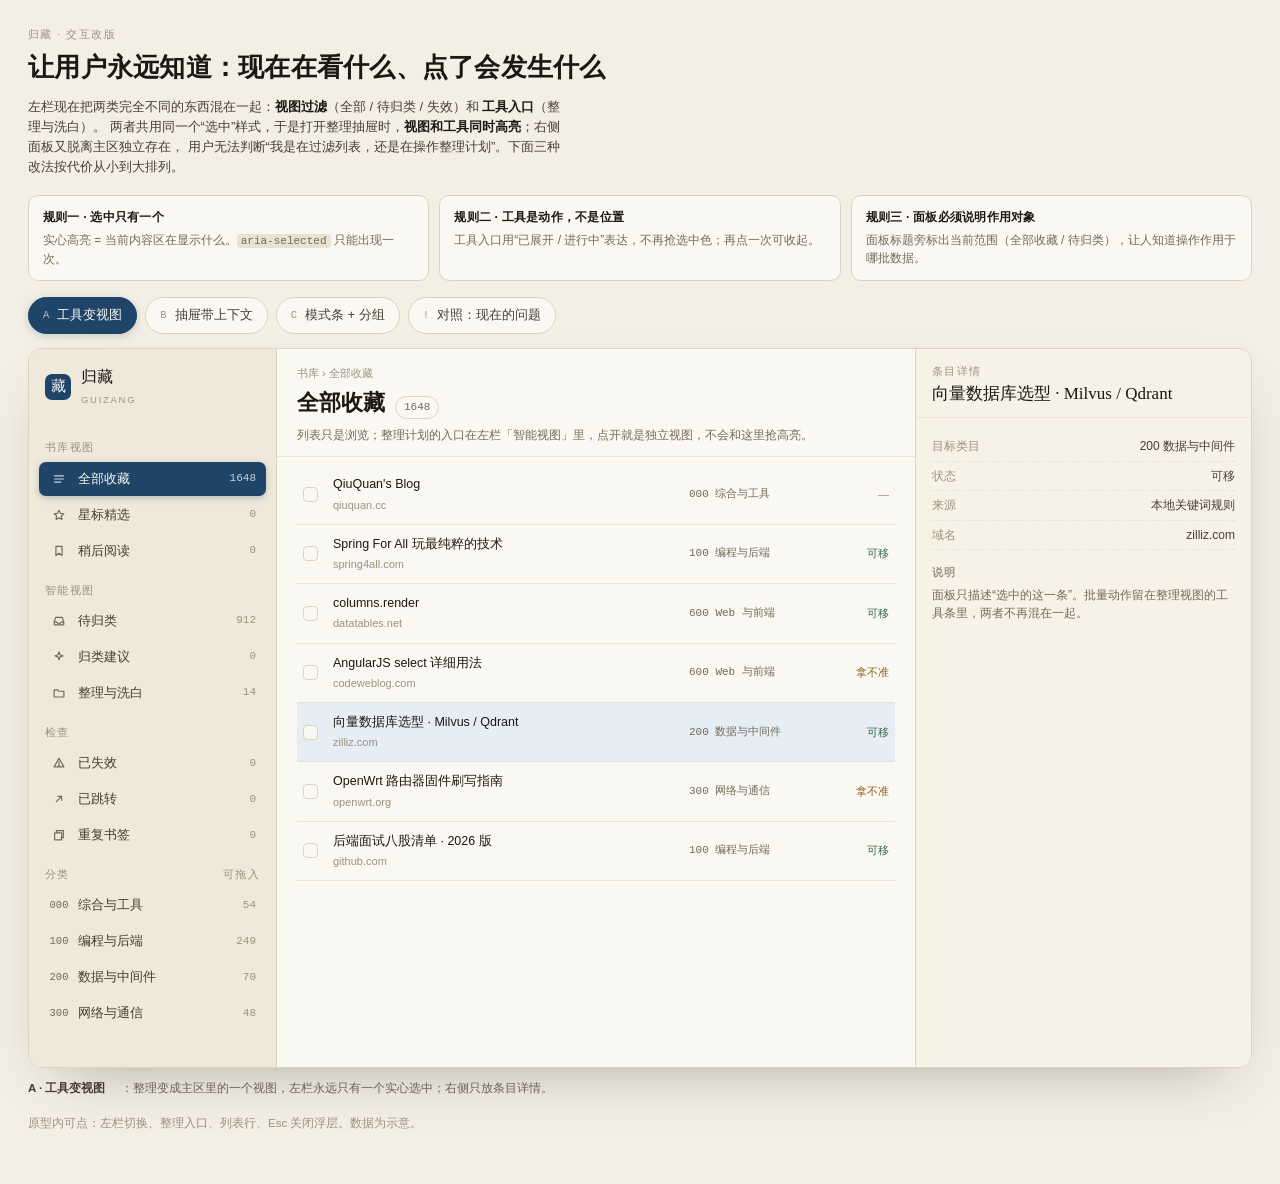
<file: designs/rail-interaction/index.html>
<!doctype html>
<html lang="zh-CN">
<head>
<meta charset="utf-8" />
<meta name="viewport" content="width=device-width, initial-scale=1" />
<title>归藏 · 左栏交互改版</title>
<style>
  :root{
    --paper-0:#FAF8F2; --paper-1:#F3EFE4; --paper-2:#E9E2D2;
    --rail:#EFE9DA; --insp:#F7F2E6;
    --rule:#DCD4C0; --rule-soft:#EAE3D3;
    --ink:#1B1812; --ink-2:#463F32; --ink-3:#736B59; --ink-4:#9C927F;
    --brand:#1E4468; --brand-2:#13324E; --brand-ink:#13324E;
    --on-brand:#FAF8F2; --brand-wash:#E6EDF5;
    --dead:#A8341E; --warn:#8C6013; --ok:#346347;
    --serif:"Iowan Old Style","Palatino Linotype",Palatino,"Source Han Serif SC","Songti SC",serif;
    --sans:-apple-system,BlinkMacSystemFont,"PingFang SC","Hiragino Sans GB","Microsoft YaHei",sans-serif;
    --mono:ui-monospace,SFMono-Regular,Menlo,monospace;
  }
  *{box-sizing:border-box}
  html,body{margin:0;height:100%}
  body{
    background:var(--paper-1); color:var(--ink); font-family:var(--sans);
    font-size:13px; line-height:1.55; -webkit-font-smoothing:antialiased;
  }
  button{font:inherit;color:inherit;background:none;border:0;cursor:pointer}

  /* ── 外框：说明 + 变体切换 + 舞台 ── */
  .page{max-width:1420px;margin:0 auto;padding:26px 28px 40px}
  .kicker{font-size:10.5px;letter-spacing:.14em;color:var(--ink-4);text-transform:uppercase}
  h1{font-family:var(--serif);font-weight:600;font-size:26px;margin:6px 0 8px;letter-spacing:.01em}
  .lede{max-width:74ch;color:var(--ink-2);margin:0 0 18px}
  .lede b{color:var(--ink)}

  .tabs{display:flex;gap:8px;flex-wrap:wrap;margin:0 0 14px}
  .tab{
    border:1px solid var(--rule); background:var(--paper-0); border-radius:999px;
    padding:7px 14px; color:var(--ink-2); display:flex; align-items:center; gap:8px;
  }
  .tab .idx{font-family:var(--mono);font-size:10.5px;color:var(--ink-4)}
  .tab[aria-selected="true"]{background:var(--brand);border-color:var(--brand);color:var(--on-brand);box-shadow:0 2px 8px rgba(30,68,104,.22)}
  .tab[aria-selected="true"] .idx{color:rgba(250,248,242,.66)}

  .why{
    display:grid;grid-template-columns:repeat(3,1fr);gap:10px;margin:0 0 16px;
  }
  .why-card{background:var(--paper-0);border:1px solid var(--rule);border-radius:10px;padding:12px 14px}
  .why-card h3{margin:0 0 4px;font-size:12px;letter-spacing:.02em}
  .why-card p{margin:0;color:var(--ink-3);font-size:12px}
  .why-card code{font-family:var(--mono);font-size:11px;background:var(--paper-2);padding:1px 4px;border-radius:4px}

  /* ── 应用外壳 ── */
  .app{
    display:grid;grid-template-columns:248px minmax(0,1fr) 336px;
    height:720px;border:1px solid var(--rule);border-radius:14px;overflow:hidden;
    background:var(--paper-0);box-shadow:0 24px 60px -32px rgba(27,24,18,.4);
  }
  .app.no-panel{grid-template-columns:248px minmax(0,1fr)}

  .rail{background:var(--rail);border-right:1px solid var(--rule);display:flex;flex-direction:column;min-height:0}
  .brand{display:flex;align-items:center;gap:10px;padding:16px 16px 12px}
  .mark{width:26px;height:26px;border-radius:7px;background:var(--brand);color:var(--on-brand);
    display:grid;place-items:center;font-family:var(--serif);font-size:15px}
  .brand-name{font-family:var(--serif);font-size:16px}
  .brand-sub{font-size:9.5px;letter-spacing:.18em;color:var(--ink-4)}

  .rail-scroll{overflow:auto;padding:4px 10px 12px;flex:1;min-height:0}
  .group-label{display:flex;justify-content:space-between;align-items:center;
    font-size:10.5px;letter-spacing:.12em;color:var(--ink-4);padding:14px 6px 6px}
  .rail-item{
    width:100%;display:flex;align-items:center;gap:9px;height:34px;padding:0 10px;border-radius:7px;
    color:var(--ink-2);text-align:left;position:relative;transition:background .14s ease,color .14s ease;
  }
  .rail-item + .rail-item{margin-top:2px}
  .rail-item:hover{background:var(--paper-2);color:var(--ink)}
  .rail-item .ico{width:20px;display:grid;place-items:center;color:var(--ink-3);flex:none}
  .rail-item .nm{flex:1;min-width:0;overflow:hidden;text-overflow:ellipsis;white-space:nowrap}
  .rail-item .ct{font-family:var(--mono);font-size:11px;color:var(--ink-4)}
  .rail-item.is-active{background:var(--brand);color:var(--on-brand);box-shadow:0 2px 6px rgba(30,68,104,.28)}
  .rail-item.is-active .ico,.rail-item.is-active .ct{color:rgba(250,248,242,.78)}

  /* 旧的错误做法：工具入口也吃"选中" */
  .legacy .rail-item.is-tool-active{background:var(--brand);color:var(--on-brand)}
  .legacy .rail-item.is-tool-open{background:var(--paper-2);box-shadow:inset 3px 0 0 var(--brand)}

  /* B 方案：工具行的"已展开"状态，不同于选中 */
  .tool-row{display:flex;align-items:center;gap:9px;height:34px;padding:0 10px;border-radius:7px;color:var(--ink-2);width:100%;text-align:left}
  .tool-row:hover{background:var(--paper-2);color:var(--ink)}
  .tool-row.is-open{background:rgba(30,68,104,.10);color:var(--brand-ink);box-shadow:inset 3px 0 0 var(--brand)}
  .tool-row .nm{flex:1}
  .tool-row .chev{font-family:var(--mono);font-size:10px;color:var(--ink-4)}
  .tool-row.is-open .chev{color:var(--brand)}
  .tool-badge{font-size:10px;padding:1px 6px;border-radius:999px;background:var(--brand-wash);color:var(--brand-ink)}

  /* ── 主区 ── */
  .main{display:flex;flex-direction:column;min-width:0;min-height:0;background:var(--paper-0)}
  .main-head{padding:16px 20px 12px;border-bottom:1px solid var(--rule-soft)}
  .crumb{font-size:11px;color:var(--ink-4);display:flex;gap:6px;align-items:center;margin-bottom:4px}
  .main-title{display:flex;align-items:baseline;gap:10px}
  .main-title h2{font-family:var(--serif);font-size:22px;margin:0;font-weight:600}
  .pill{font-family:var(--mono);font-size:11px;color:var(--ink-3);border:1px solid var(--rule);border-radius:999px;padding:2px 8px}
  .main-sub{margin:6px 0 0;font-size:12px;color:var(--ink-3)}

  .main-body{flex:1;overflow:auto;padding:8px 20px 20px}
  .row{display:grid;grid-template-columns:20px minmax(0,1fr) 128px 62px;gap:10px;align-items:center;
    padding:10px 6px;border-bottom:1px solid var(--rule-soft)}
  .row:hover{background:var(--paper-1)}
  .row.is-sel{background:var(--brand-wash)}
  .row .box{width:15px;height:15px;border:1px solid var(--rule);border-radius:4px;background:var(--paper-0)}
  .row .ttl{display:flex;flex-direction:column;gap:2px;min-width:0}
  .row .ttl b{font-weight:500;font-size:12.5px;white-space:nowrap;overflow:hidden;text-overflow:ellipsis}
  .row .ttl span{font-size:11px;color:var(--ink-4)}
  .row .to{font-family:var(--mono);font-size:11px;color:var(--ink-3);white-space:nowrap;overflow:hidden;text-overflow:ellipsis}
  .row .st{font-size:11px;color:var(--ink-4);text-align:right}
  .row .st.ok{color:var(--ok)} .row .st.warn{color:var(--warn)}

  .subhead{display:flex;align-items:center;gap:8px;margin:14px 0 2px;padding-left:8px;
    border-left:2px solid var(--rule);font-size:11.5px;color:var(--ink-3)}
  .subhead .code{font-family:var(--mono);color:var(--ink-4)}

  .empty{padding:56px 12px;text-align:center;color:var(--ink-3)}
  .empty .glyph{font-family:var(--serif);font-size:30px;color:var(--ink-4);margin-bottom:10px}
  .empty h3{font-family:var(--serif);font-size:19px;color:var(--ink);margin:0 0 6px;font-weight:600}

  /* 计划工具条：A 方案把动作放在主区内 */
  .toolbar{display:flex;align-items:center;gap:8px;flex-wrap:wrap;padding:12px 0 6px}
  .btn{border:1px solid var(--rule);background:var(--paper-0);border-radius:7px;padding:6px 12px;font-size:12px;color:var(--ink-2)}
  .btn:hover{background:var(--paper-1)}
  .btn.primary{background:var(--brand);border-color:var(--brand);color:var(--on-brand)}
  .btn.primary:hover{background:var(--brand-2)}
  .btn.ghost{border-color:transparent;color:var(--ink-3)}

  /* ── 右侧：只做详情 ── */
  .panel{background:var(--insp);border-left:1px solid var(--rule);display:flex;flex-direction:column;min-height:0}
  .panel-head{padding:14px 16px 10px;border-bottom:1px solid var(--rule-soft)}
  .panel-kicker{font-size:10.5px;letter-spacing:.12em;color:var(--ink-4)}
  .panel-title{font-family:var(--serif);font-size:17px;margin:2px 0 0}
  .panel-body{padding:14px 16px;overflow:auto;font-size:12px;color:var(--ink-2)}
  .panel-body h4{margin:14px 0 4px;font-size:11px;letter-spacing:.08em;color:var(--ink-4)}
  .kv{display:flex;justify-content:space-between;gap:10px;padding:5px 0;border-bottom:1px dashed var(--rule-soft)}
  .kv span:first-child{color:var(--ink-4)}

  /* B 方案：浮层面板 */
  .sheet{position:absolute;inset:0;display:flex;justify-content:flex-end;pointer-events:none}
  .sheet .scrim{position:absolute;inset:0;background:rgba(27,24,18,.18);opacity:0;transition:opacity .18s ease;pointer-events:none}
  .sheet .body{
    position:relative;width:420px;max-width:78%;background:var(--insp);border-left:1px solid var(--rule);
    transform:translateX(16px);opacity:0;transition:transform .2s ease,opacity .2s ease;pointer-events:none;
    display:flex;flex-direction:column;box-shadow:-18px 0 40px -24px rgba(27,24,18,.5);
  }
  .sheet.open{pointer-events:auto}
  .sheet.open .scrim{opacity:1;pointer-events:auto}
  .sheet.open .body{transform:none;opacity:1;pointer-events:auto}
  .sheet-head{padding:14px 16px 10px;border-bottom:1px solid var(--rule-soft)}
  .sheet-head .top{display:flex;align-items:center;justify-content:space-between;gap:8px}
  .sheet-head .title{font-family:var(--serif);font-size:18px;margin:4px 0 0}
  .scope-chip{display:inline-flex;gap:6px;align-items:center;margin-top:6px;font-size:11px;color:var(--ink-3);
    background:var(--paper-2);border-radius:999px;padding:3px 9px}
  .sheet-foot{border-top:1px solid var(--rule-soft);padding:10px 16px;display:flex;gap:8px;justify-content:flex-end}

  /* A 方案：视图切换的说明条 */
  .modebar{display:flex;align-items:center;gap:10px;padding:8px 20px;border-bottom:1px solid var(--rule-soft);
    background:var(--brand-wash);color:var(--brand-ink);font-size:11.5px}
  .modebar .tag{background:var(--brand);color:var(--on-brand);border-radius:4px;padding:1px 6px;font-family:var(--mono);font-size:10.5px}

  /* 舞台内的绝对定位层 */
  .stage{position:relative}
  .legend{display:flex;gap:16px;flex-wrap:wrap;margin-top:12px;color:var(--ink-3);font-size:11.5px}
  .legend b{color:var(--ink-2);font-weight:600}
  .foot{margin-top:18px;color:var(--ink-4);font-size:11.5px}
</style>
</head>
<body>
<div class="page">
  <div class="kicker">归藏 · 交互改版</div>
  <h1>让用户永远知道：现在在看什么、点了会发生什么</h1>
  <p class="lede">
    左栏现在把两类完全不同的东西混在一起：<b>视图过滤</b>（全部 / 待归类 / 失效）和 <b>工具入口</b>（整理与洗白）。
    两者共用同一个“选中”样式，于是打开整理抽屉时，<b>视图和工具同时高亮</b>；右侧面板又脱离主区独立存在，
    用户无法判断“我是在过滤列表，还是在操作整理计划”。下面三种改法按代价从小到大排列。
  </p>

  <div class="why">
    <div class="why-card">
      <h3>规则一 · 选中只有一个</h3>
      <p>实心高亮 = 当前内容区在显示什么。<code>aria-selected</code> 只能出现一次。</p>
    </div>
    <div class="why-card">
      <h3>规则二 · 工具是动作，不是位置</h3>
      <p>工具入口用“已展开 / 进行中”表达，不再抢选中色；再点一次可收起。</p>
    </div>
    <div class="why-card">
      <h3>规则三 · 面板必须说明作用对象</h3>
      <p>面板标题旁标出当前范围（全部收藏 / 待归类），让人知道操作作用于哪批数据。</p>
    </div>
  </div>

  <div class="tabs" role="tablist" aria-label="方案">
    <button class="tab" role="tab" data-variant="A" aria-selected="true"><span class="idx">A</span>工具变视图</button>
    <button class="tab" role="tab" data-variant="B" aria-selected="false"><span class="idx">B</span>抽屉带上下文</button>
    <button class="tab" role="tab" data-variant="C" aria-selected="false"><span class="idx">C</span>模式条 + 分组</button>
    <button class="tab" role="tab" data-variant="L" aria-selected="false"><span class="idx">!</span>对照：现在的问题</button>
  </div>

  <div class="stage" id="stage" data-screen-label="主舞台"></div>

  <div class="legend" id="legend"></div>
  <p class="foot">原型内可点：左栏切换、整理入口、列表行、Esc 关闭浮层。数据为示意。</p>
</div>

<script>
const RAIL = [
  { group:'书库视图', items:[
    { id:'all',  name:'全部收藏', count:1648, icon:'all' },
    { id:'star', name:'星标精选', count:0, icon:'star' },
    { id:'later',name:'稍后阅读', count:0, icon:'later' },
  ]},
  { group:'智能视图', items:[
    { id:'inbox', name:'待归类', count:912, icon:'inbox' },
    { id:'pending', name:'归类建议', count:0, icon:'spark' },
  ]},
  { group:'检查', items:[
    { id:'dead', name:'已失效', count:0, icon:'alert' },
    { id:'moved',name:'已跳转', count:0, icon:'moved' },
    { id:'dups', name:'重复书签', count:0, icon:'dups' },
  ]},
];

const ROWS = [
  { id:'r1', title:'Spring For All 玩最纯粹的技术', host:'spring4all.com', to:'100 编程与后端', st:'可移', tone:'ok' },
  { id:'r2', title:'columns.render', host:'datatables.net', to:'600 Web 与前端', st:'可移', tone:'ok' },
  { id:'r3', title:'AngularJS select 详细用法', host:'codeweblog.com', to:'600 Web 与前端', st:'拿不准', tone:'warn' },
  { id:'r4', title:'向量数据库选型 · Milvus / Qdrant', host:'zilliz.com', to:'200 数据与中间件', st:'可移', tone:'ok' },
  { id:'r5', title:'OpenWrt 路由器固件刷写指南', host:'openwrt.org', to:'300 网络与通信', st:'拿不准', tone:'warn' },
  { id:'r6', title:'后端面试八股清单 · 2026 版', host:'github.com', to:'100 编程与后端', st:'可移', tone:'ok' },
];

const state = { variant:'A', view:'all', toolOpen:false, selected:'r4' };


const SVG = (path, extra='') => `<svg viewBox="0 0 16 16" width="14" height="14" fill="none" stroke="currentColor" stroke-width="1.35" stroke-linecap="round" stroke-linejoin="round" ${extra}>${path}</svg>`;
const ICONS = {
  all: SVG('<path d="M3 4.5h10M3 8h10M3 11.5h7"/>'),
  star: SVG('<path d="M8 2.6l1.7 3.5 3.8.5-2.8 2.7.7 3.8L8 11.3 4.6 13.1l.7-3.8L2.5 6.6l3.8-.5z"/>'),
  later: SVG('<path d="M4.5 2.8h7v10.4L8 10.6l-3.5 2.6z"/>'),
  inbox: SVG('<path d="M2.6 9.2l1.6-5.4h7.6l1.6 5.4v3.2H2.6z"/><path d="M2.6 9.2h3l.8 1.4h3.2l.8-1.4h3"/>'),
  spark: SVG('<path d="M8 2.2l1.2 3.3 3.3 1.2-3.3 1.2L8 11.2 6.8 7.9 3.5 6.7 6.8 5.5z"/>'),
  folder: SVG('<path d="M2.4 4.4h4l1.2 1.6h6v6.6H2.4z"/>'),
  alert: SVG('<path d="M8 2.6l5.6 9.8H2.4z"/><path d="M8 6.4v2.6"/><circle cx="8" cy="10.9" r=".5" fill="currentColor"/>'),
  moved: SVG('<path d="M5 11L11 5"/><path d="M6.6 5H11v4.4"/>'),
  dups: SVG('<path d="M3 5.5h8v8H3z"/><path d="M5 5.5V3h8v8h-2.5"/>'),
};

function el(html){ const t=document.createElement('template'); t.innerHTML=html.trim(); return t.content.firstChild; }

function railHTML(){
  const v = state.variant;
  const parts = [];
  parts.push(`<div class="brand"><span class="mark">藏</span>
    <span><span class="brand-name">归藏</span><br><span class="brand-sub">GUIZANG</span></span></div>`);
  parts.push('<div class="rail-scroll">');
  for (const g of RAIL) {
    parts.push(`<div class="group-label"><span>${g.group}</span></div>`);
    for (const it of g.items) {
      const active = state.view === it.id;   // 浮层打开时，视图仍是“当前所在”
      parts.push(`<button class="rail-item${active?' is-active':''}" data-view="${it.id}">
        <span class="ico">${ICONS[it.icon]}</span><span class="nm">${it.name}</span><span class="ct">${it.count}</span></button>`);
    }
    if (g.group === '智能视图') {
      if (v === 'A') {
        const active = state.view === 'organize';
        parts.push(`<button class="rail-item${active?' is-active':''}" data-view="organize">
          <span class="ico">${ICONS.folder}</span><span class="nm">整理与洗白</span><span class="ct">14</span></button>`);
      } else if (v === 'C') {
        parts.push(`<button class="tool-row${state.toolOpen?' is-open':''}" data-tool="organize">
          <span class="ico">${ICONS.folder}</span><span class="nm">整理与洗白</span>
          ${state.toolOpen?'<span class="tool-badge">进行中</span>':'<span class="ct">14</span>'}
          <span class="chev">${state.toolOpen?'Esc':'↗'}</span></button>`);
      } else if (v === 'B') {
        parts.push(`<button class="tool-row${state.toolOpen?' is-open':''}" data-tool="organize">
          <span class="ico">${ICONS.folder}</span><span class="nm">整理与洗白</span>
          ${state.toolOpen?'<span class="tool-badge">已展开</span>':'<span class="ct">14</span>'}
          <span class="chev">${state.toolOpen?'Esc':'↗'}</span></button>`);
      } else {
        // 现状：工具入口也吃选中色 + 展开时叠加浅底
        parts.push(`<button class="rail-item is-tool-active is-tool-open" data-tool="organize">
          <span class="ico">${ICONS.folder}</span><span class="nm">整理与洗白</span><span class="ct">14</span></button>`);
      }
    }
  }
  parts.push(`<div class="group-label"><span>分类</span><span>可拖入</span></div>`);
  for (const c of [['000','综合与工具',54],['100','编程与后端',249],['200','数据与中间件',70],['300','网络与通信',48]]) {
    parts.push(`<button class="rail-item" data-view="cat:${c[0]}">
      <span class="ico" style="font-family:var(--mono);font-size:10.5px">${c[0]}</span>
      <span class="nm">${c[1]}</span><span class="ct">${c[2]}</span></button>`);
  }
  parts.push('</div>');
  return parts.join('');
}

function mainHTML(){
  const v = state.variant;
  if (v === 'L') {
    return `<div class="main-head">
      <div class="crumb">书库 › 全部收藏</div>
      <div class="main-title"><h2>全部收藏</h2><span class="pill">1648</span></div>
      <p class="main-sub">左侧「全部收藏」是实心选中，同时「整理与洗白」也是实心选中——两个都是“当前”。</p>
    </div>
    <div class="main-body">${rowsHTML()}</div>`;
  }
  if (state.view === 'organize' || (state.variant === 'C' && state.toolOpen)) {
    return `<div class="main-head">
      <div class="crumb">书库 › 整理</div>
      <div class="main-title"><h2>整理计划</h2><span class="pill">14 条待整理</span></div>
      <p class="main-sub">动作发生在这一批数据上，范围写在面板与工具条里；左栏不再出现第二个“选中”。</p>
      <div class="toolbar">
        <button class="btn primary">执行 6 条</button>
        <button class="btn">再拆一层二级</button>
        <button class="btn ghost">重新生成</button>
        <span style="margin-left:auto;font-size:11px;color:var(--ink-4)">本轮上限 200 · 方案外 8</span>
      </div>
    </div>
    <div class="main-body">
      <div class="subhead"><span class="code">100</span> 编程与后端 · 3</div>
      <div class="row"><span class="box"></span><span class="ttl"><b>后端面试八股清单 · 2026 版</b><span>github.com</span></span><span class="to">110 github</span><span class="st ok">可移</span></div>
      <div class="row"><span class="box"></span><span class="ttl"><b>Anthropic · Claude API 文档</b><span>docs.anthropic.com</span></span><span class="to">120 anthropi</span><span class="st warn">拿不准</span></div>
      <div class="subhead"><span class="code">200</span> 数据与中间件 · 1</div>
      <div class="row is-sel"><span class="box"></span><span class="ttl"><b>向量数据库选型 · Milvus / Qdrant</b><span>zilliz.com</span></span><span class="to">200 数据与中间件</span><span class="st ok">可移</span></div>
      <div class="subhead"><span class="code">600</span> Web 与前端 · 2</div>
      <div class="row"><span class="box"></span><span class="ttl"><b>columns.render</b><span>datatables.net</span></span><span class="to">600 Web 与前端</span><span class="st ok">可移</span></div>
    </div>`;
  }
  if (state.view === 'pending') {
    return `<div class="main-head">
      <div class="crumb">书库 › 归类建议</div>
      <div class="main-title"><h2>归类建议</h2><span class="pill">0</span></div>
      <p class="main-sub">这些书签拿到了 AI 建议，逐条确认后才会真的移动。</p>
    </div>
    <div class="main-body"><div class="empty"><div class="glyph">✦</div><h3>卷目已清，暂无待决建议</h3>
      <p>所有书签皆已妥善归类。收录新网址时，建议将在此呈递。</p></div></div>`;
  }
  const title = state.view === 'inbox' ? '待归类' : state.view === 'dead' ? '已失效' : '全部收藏';
  const count = state.view === 'inbox' ? 912 : state.view === 'dead' ? 0 : 1648;
  return `<div class="main-head">
    <div class="crumb">书库 › ${title}</div>
    <div class="main-title"><h2>${title}</h2><span class="pill">${count}</span></div>
    <p class="main-sub">列表只是浏览；整理计划的入口在左栏「智能视图」里，点开就是独立视图，不会和这里抢高亮。</p>
  </div>
  <div class="main-body">${rowsHTML()}</div>`;
}

function rowsHTML(){
  return `<div class="row"><span class="box"></span><span class="ttl"><b>QiuQuan's Blog</b><span>qiuquan.cc</span></span><span class="to">000 综合与工具</span><span class="st">—</span></div>` +
  ROWS.map((r)=>`<div class="row${state.selected===r.id?' is-sel':''}" data-row="${r.id}">
    <span class="box"></span><span class="ttl"><b>${r.title}</b><span>${r.host}</span></span>
    <span class="to">${r.to}</span><span class="st ${r.tone}">${r.st}</span></div>`).join('');
}

function panelHTML(){
  const r = ROWS.find(x=>x.id===state.selected) || ROWS[0];
  return `<div class="panel-head">
      <div class="panel-kicker">条目详情</div>
      <div class="panel-title">${r.title}</div>
    </div>
    <div class="panel-body">
      <div class="kv"><span>目标类目</span><span>${r.to}</span></div>
      <div class="kv"><span>状态</span><span>${r.st}</span></div>
      <div class="kv"><span>来源</span><span>本地关键词规则</span></div>
      <div class="kv"><span>域名</span><span>${r.host}</span></div>
      <h4>说明</h4>
      <p style="margin:0;color:var(--ink-3)">面板只描述“选中的这一条”。批量动作留在整理视图的工具条里，两者不再混在一起。</p>
    </div>`;
}

function sheetHTML(){
  return `<div class="sheet${state.toolOpen?' open':''}" id="sheet">
    <div class="scrim" data-close></div>
    <div class="body">
      <div class="sheet-head">
        <div class="top"><span class="panel-kicker">工具 · 浮层</span><button class="btn ghost" data-close>Esc 关闭</button></div>
        <div class="title">整理计划</div>
        <span class="scope-chip">作用于 · 全部收藏 1648 条</span>
      </div>
      <div class="panel-body" style="flex:1">
        <div class="subhead"><span class="code">100</span> 编程与后端 · 3</div>
        <div class="row" style="grid-template-columns:minmax(0,1fr) 86px;padding:8px 4px">
          <span class="ttl"><b>后端面试八股清单 · 2026 版</b><span>→ 110 github</span></span><span class="st ok">可移</span></div>
        <div class="row" style="grid-template-columns:minmax(0,1fr) 86px;padding:8px 4px">
          <span class="ttl"><b>Anthropic · Claude API 文档</b><span>→ 120 anthropi</span></span><span class="st warn">拿不准</span></div>
        <div class="kv" style="margin-top:14px"><span>可移</span><span>6</span></div>
        <div class="kv"><span>拿不准</span><span>8</span></div>
        <div class="kv"><span>本轮上限</span><span>200</span></div>
        <div class="kv"><span>方案外</span><span>8</span></div>
        <p style="margin-top:12px;color:var(--ink-3)">浮层不改变左栏选中：你仍在「全部收藏」，只是临时调出工具。关掉即回到原视图。</p>
      </div>
      <div class="sheet-foot"><button class="btn" data-close>返回浏览</button><button class="btn primary">执行 6 条</button></div>
    </div>
  </div>`;
}

function modebarHTML(){
  if (state.variant !== 'C' || !state.toolOpen) return '';
  return `<div class="modebar"><span class="tag">正在整理</span>
    范围：全部收藏 1648 条 · 可移 6 · 拿不准 8
    <span style="margin-left:auto"></span>
    <button class="btn ghost" data-exit>退出整理</button></div>`;
}

function render(){
  const stage = document.getElementById('stage');
  const v = state.variant;
  const showPanel = (v === 'A' || v === 'C');
  const organizer = v === 'C' && state.view !== 'organize' && state.toolOpen;
  stage.innerHTML = `<div class="app${showPanel?'':' no-panel'} ${v==='L'?'legacy':''}">
      <aside class="rail">${railHTML()}</aside>
      <main class="main">${modebarHTML()}${mainHTML()}</main>
      ${showPanel?`<aside class="panel">${panelHTML()}</aside>`:''}
      ${v==='B'?sheetHTML():''}
    </div>`;

  document.querySelectorAll('.tab').forEach(t=>t.setAttribute('aria-selected', String(t.dataset.variant===v)));
  const notes = {
    A:'<b>A · 工具变视图</b>：整理变成主区里的一个视图，左栏永远只有一个实心选中；右侧只放条目详情。',
    B:'<b>B · 抽屉带上下文</b>：保留浮层，但浮层自带标题与“作用于哪批数据”，左栏工具行用“已展开”样式，不与选中争色。',
    C:'<b>C · 模式条</b>：主区顶部常驻一条“正在做什么”，左栏只负责切换位置；适合以后工具变多。',
    L:'<b>对照</b>：现在打开整理时，视图与工具同时实心选中；再加上鼠标 hover，看起来像三项都在“选中”。',
  };
  document.getElementById('legend').innerHTML = notes[v];

  stage.querySelectorAll('[data-view]').forEach(b=>{
    b.addEventListener('click',()=>{ state.view=b.dataset.view; state.toolOpen=false; render(); });
  });
  stage.querySelectorAll('[data-tool]').forEach(b=>{
    b.addEventListener('click',()=>{
      if (state.variant==='B' || state.variant==='C') { state.toolOpen=!state.toolOpen; render(); }
      else { state.view='organize'; state.toolOpen=true; render(); }
    });
  });
  stage.querySelectorAll('[data-row]').forEach(r=>{
    r.addEventListener('click',()=>{ state.selected=r.dataset.row; render(); });
  });
  stage.querySelectorAll('[data-exit]').forEach(b=>{
    b.addEventListener('click',()=>{ state.toolOpen=false; render(); });
  });
  stage.querySelectorAll('[data-close]').forEach(b=>{
    b.addEventListener('click',()=>{ state.toolOpen=false; render(); });
  });
}

document.querySelectorAll('.tab').forEach(t=>t.addEventListener('click',()=>{
  state.variant=t.dataset.variant;
  state.view = t.dataset.variant==='L' ? 'all' : (state.view==='organize' && t.dataset.variant==='B' ? 'all' : state.view);
  state.toolOpen = false;
  render();
}));

document.addEventListener('keydown',(e)=>{
  if(e.key==='Escape' && state.toolOpen){ state.toolOpen=false; render(); }
});

render();
</script>
</body>
</html>
</file>
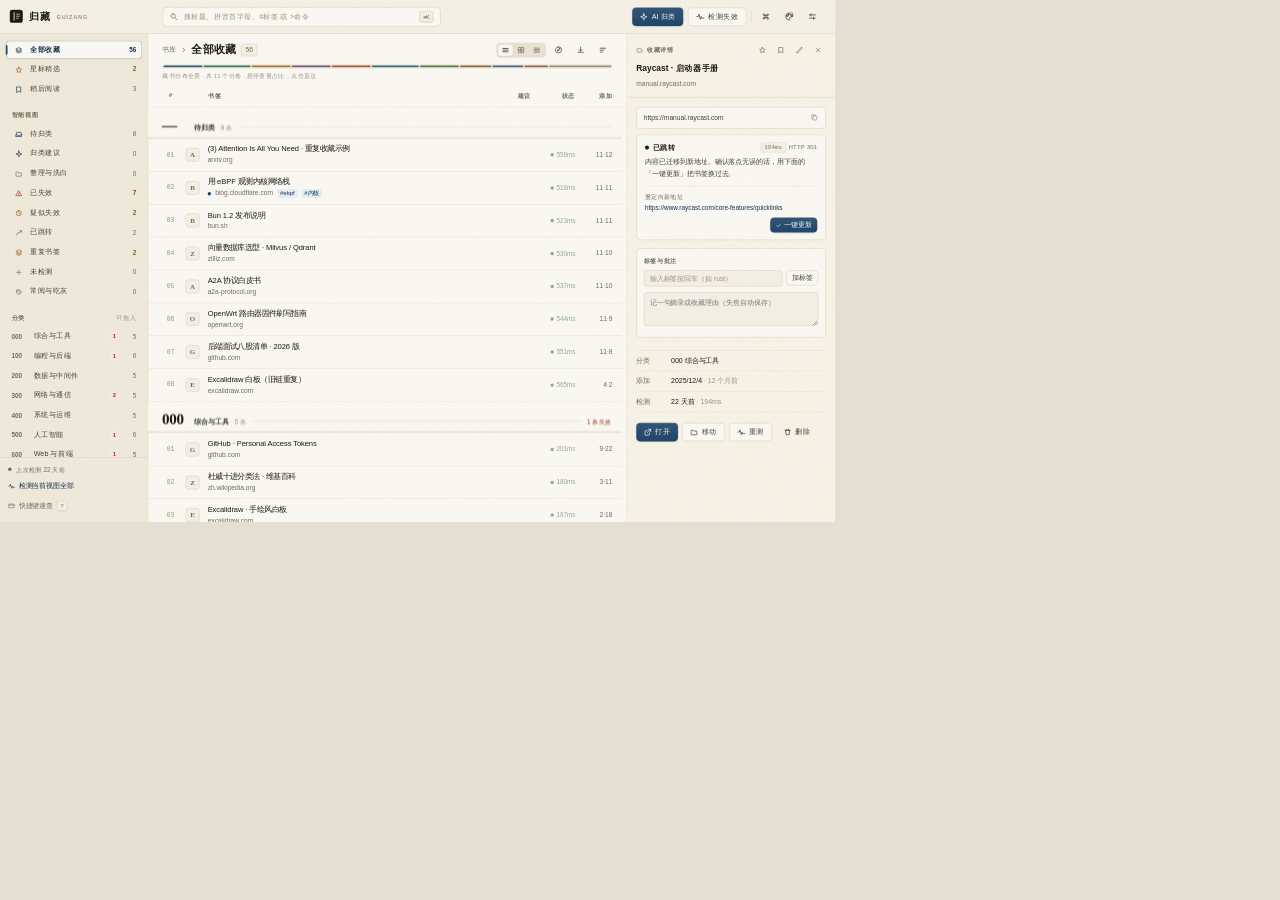
<file: dev/_wide.html>
<!doctype html><html lang="zh-CN"><head><meta charset="utf-8"><style>
html,body{margin:0;padding:0;background:#E4DFD2;overflow:hidden}
.stage{width:1440px;height:900px;transform:scale(0.58);transform-origin:0 0}
iframe{display:block;border:0;width:1440px;height:900px}
</style></head><body>
<div class="stage"><iframe src="../ui/manager.html#id=b03"></iframe></div>
</body></html>
</file>
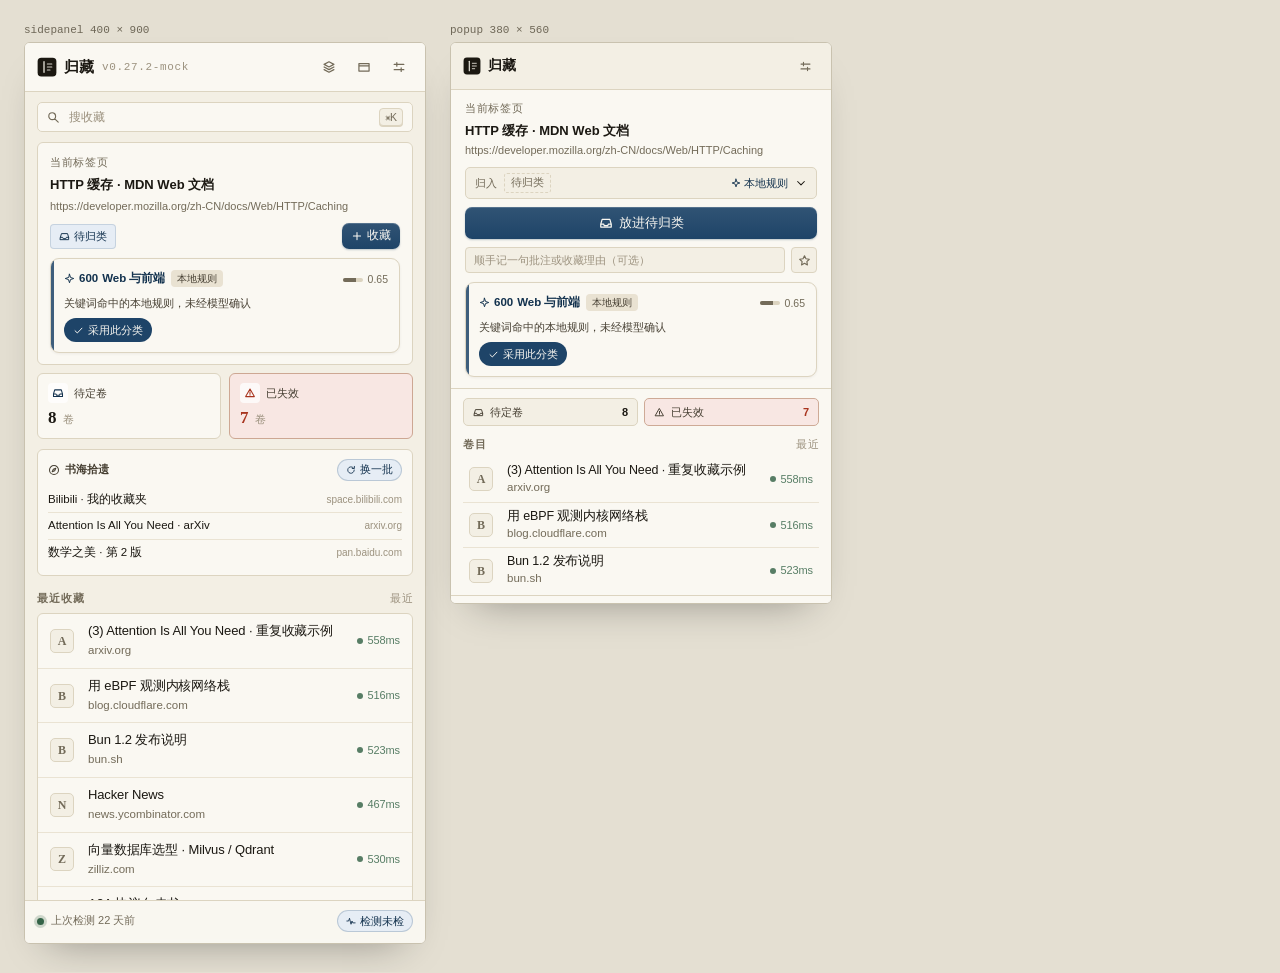
<file: dev/panel-frame.html>
<!doctype html>
<html lang="zh-CN">
<head>
<meta charset="utf-8" />
<title>归藏 · 窄宽度对照</title>
<style>
body{margin:0;background:#E4DFD2;display:flex;gap:24px;padding:24px;
  font-family:-apple-system,"PingFang SC",sans-serif}
figure{margin:0}
figcaption{font-size:11px;color:#6E6757;margin-bottom:6px;font-family:ui-monospace,Menlo,monospace}
iframe{border:1px solid #C9C2AF;border-radius:6px;background:#fff;box-shadow:0 20px 40px -24px rgba(0,0,0,.4)}
</style>
</head>
<body>
  <figure>
    <figcaption>sidepanel 400 × 900</figcaption>
    <iframe src="../ui/sidepanel.html" width="400" height="900"></iframe>
  </figure>
  <figure>
    <figcaption>popup 380 × 560</figcaption>
    <iframe src="../ui/popup.html" width="380" height="560"></iframe>
  </figure>
</body>
</html>
</file>
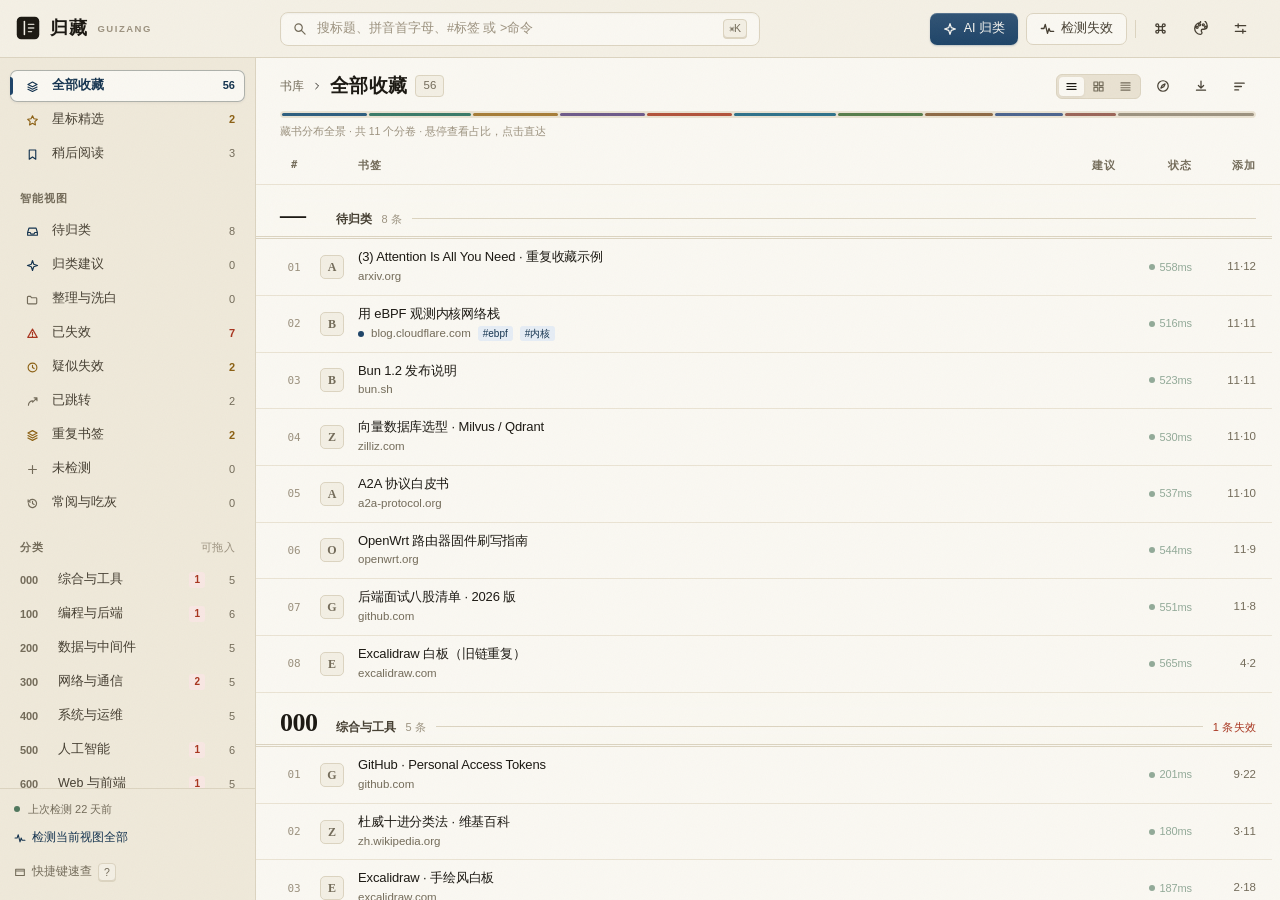
<file: ui/manager.html>
<!DOCTYPE html>
<html lang="zh-CN">

<head>
  <meta charset="utf-8" />
  <meta name="viewport" content="width=device-width, initial-scale=1" />
  <title>归藏 · 书库</title>
  <script src="theme-boot.js"></script>
  <link rel="stylesheet" href="app.css?v=117" />
</head>

<body>
  <div class="app">
    <header class="topbar" id="topbar"></header>
    <div class="manager-body">
      <nav class="rail" id="railPane">
        <div class="rail-scroll" id="rail"></div>
        <div class="rail-foot" id="railFoot"></div>
      </nav>
      <div class="resizer" id="railResizer" title="拖动调节书架宽度（双击重置）"></div>
      <main class="list-pane">
        <div class="list-head-host" id="listHead"></div>
        <div id="filterBarHost"></div>
        <div id="scanHost"></div>
        <div class="col-head-host" id="colHeadHost"></div>
        <div class="list-scroll" id="list"></div>
      </main>
      <div class="resizer" id="inspResizer" title="拖动调节检查器宽度（双击重置）" hidden></div>
      <aside class="inspector" id="inspector" hidden></aside>
    </div>
    <div id="mobileOverlay" class="mobile-overlay" hidden></div>
  </div>
  <div class="ctx-menu" id="ctxMenu" hidden></div>
  <div class="triage-overlay" id="triageOverlay" hidden></div>
  <div class="modal" id="modal" hidden>
    <div class="sheet" id="sheet"></div>
  </div>
  <div id="toast"></div>
  <script type="module" src="manager.js"></script>
</body>

</html>
</file>
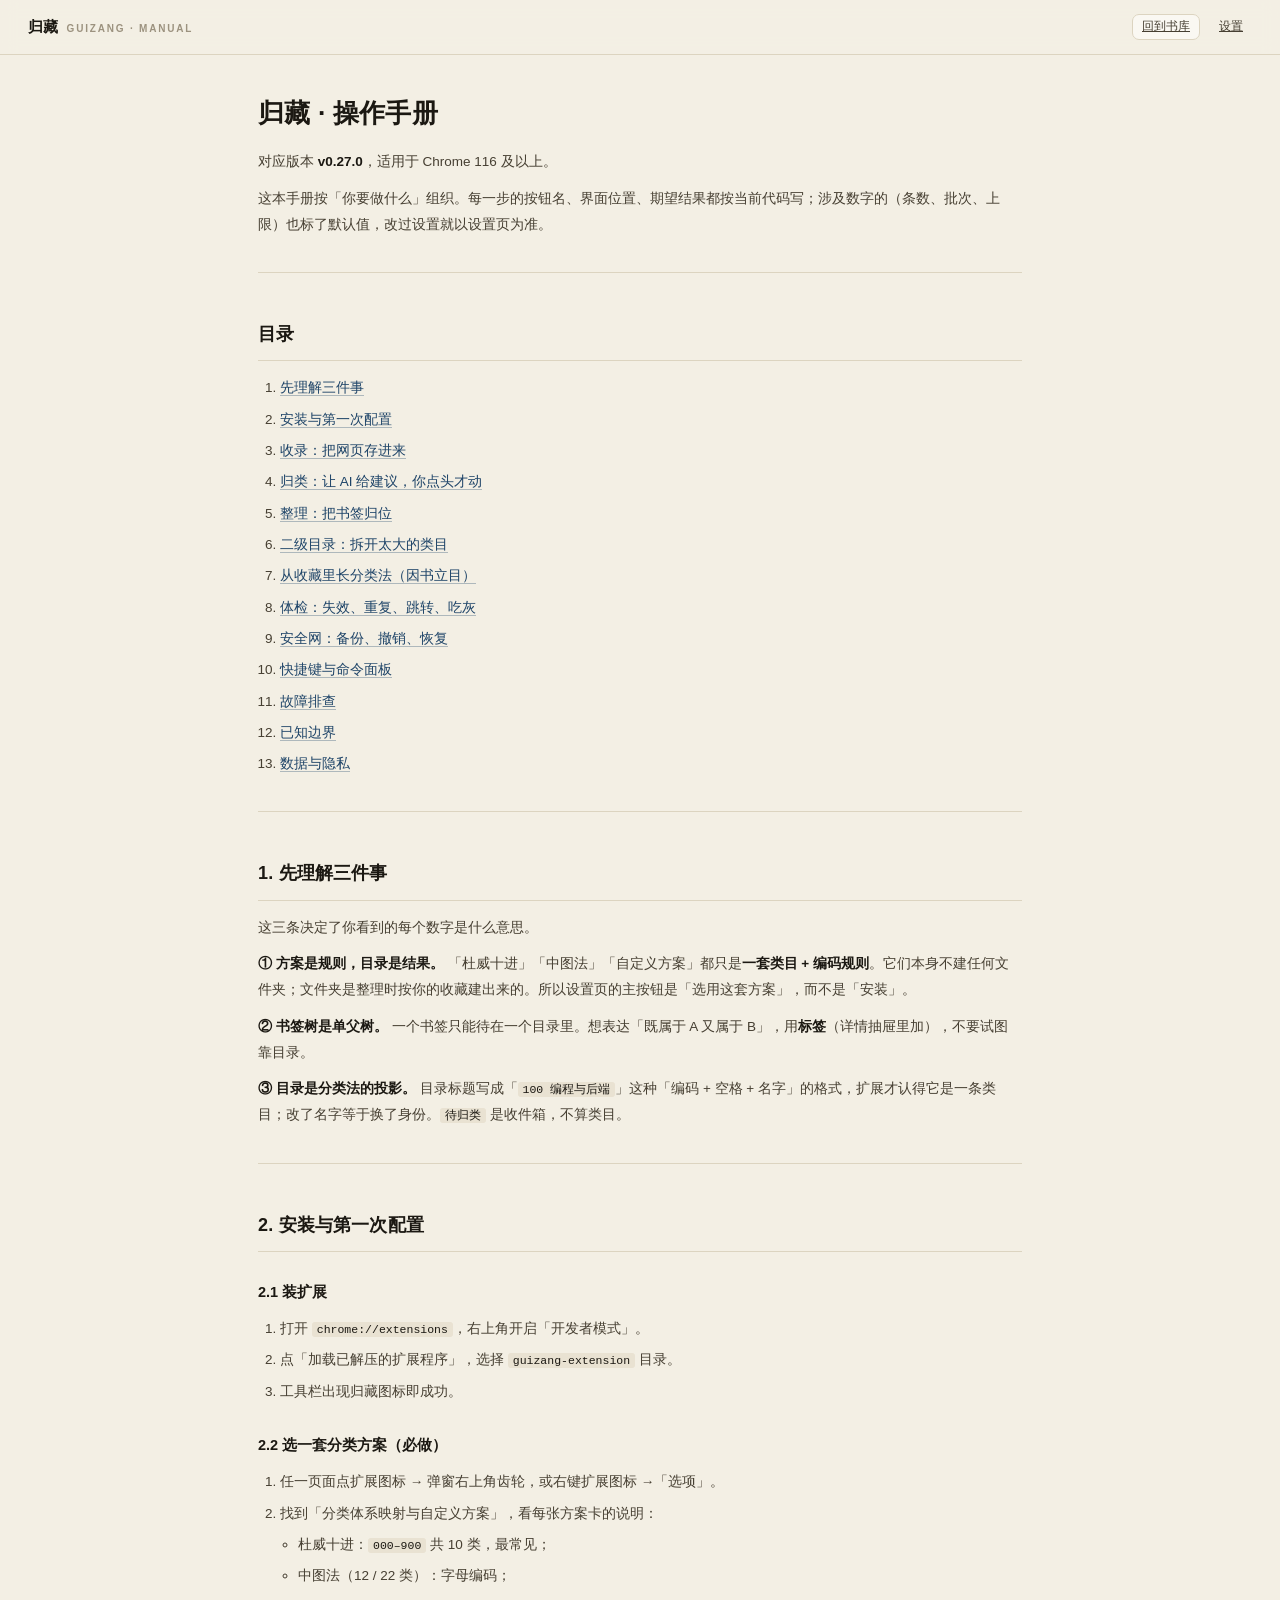
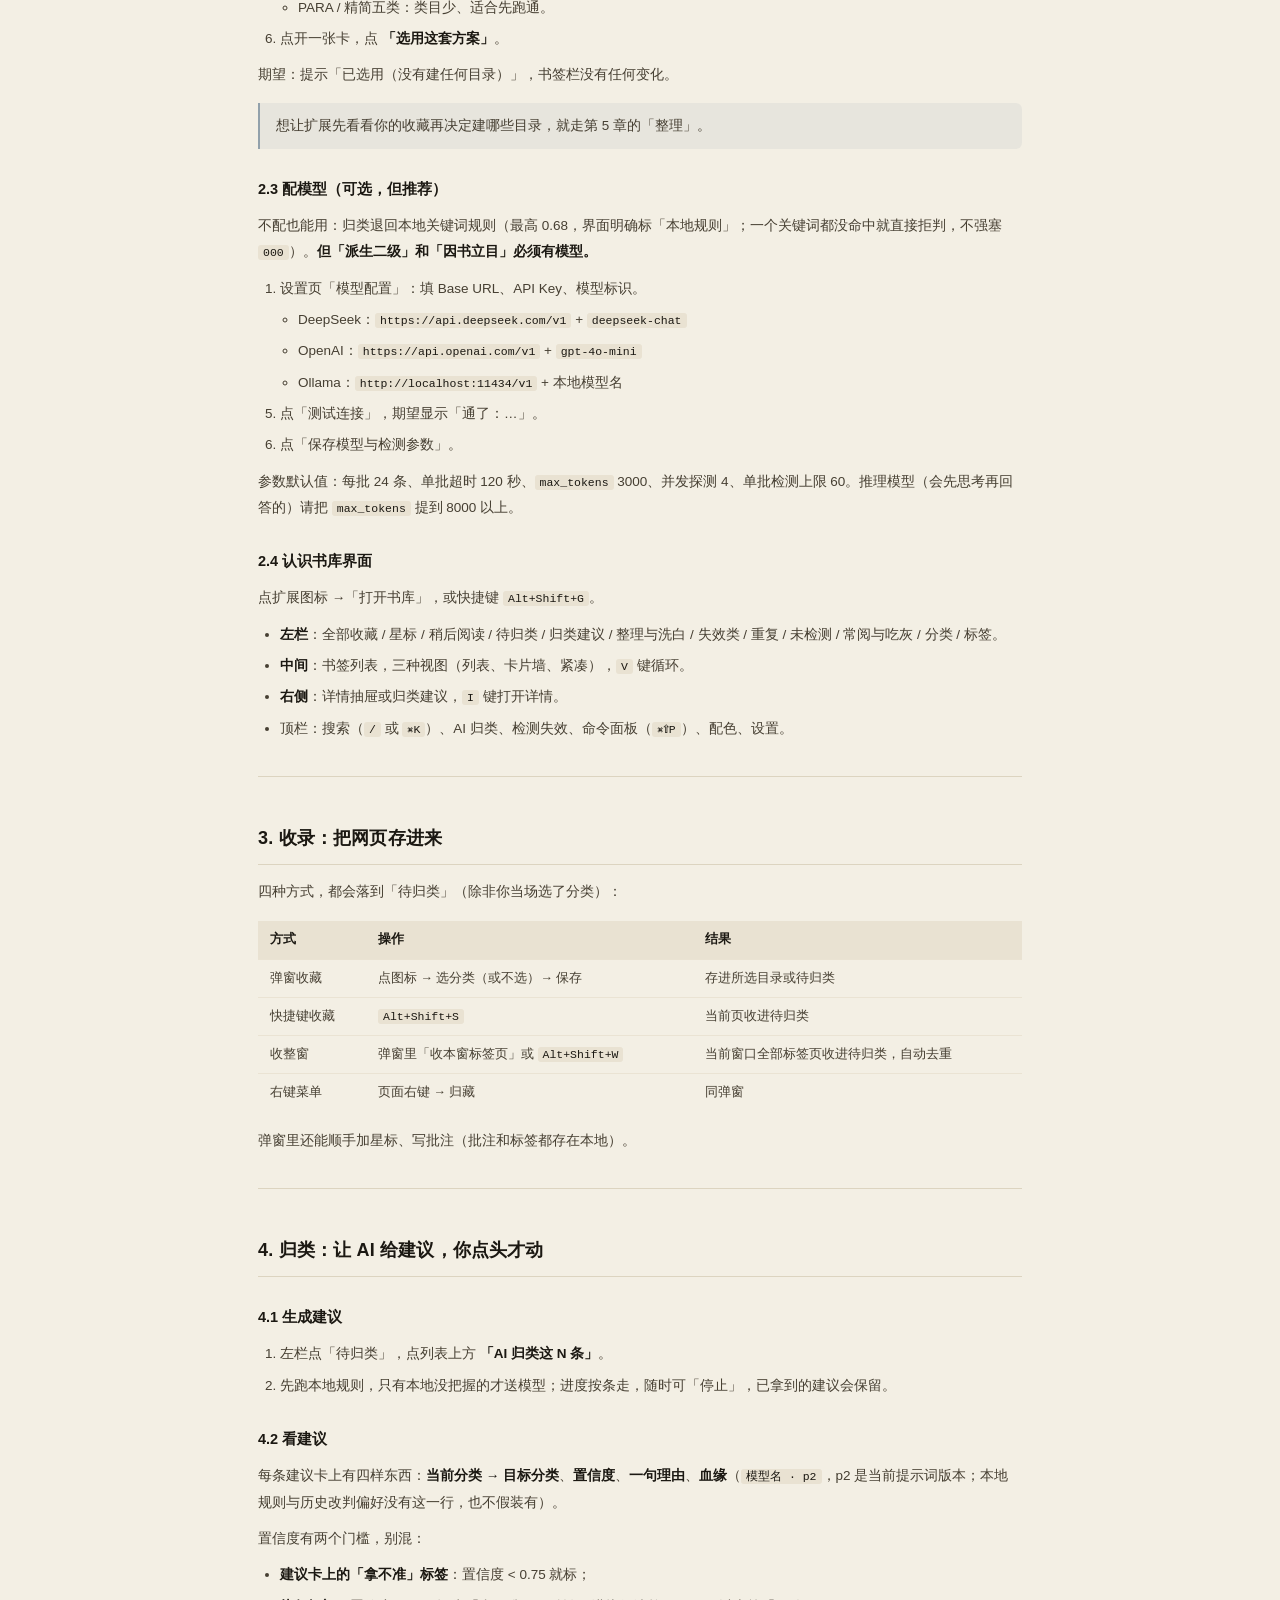
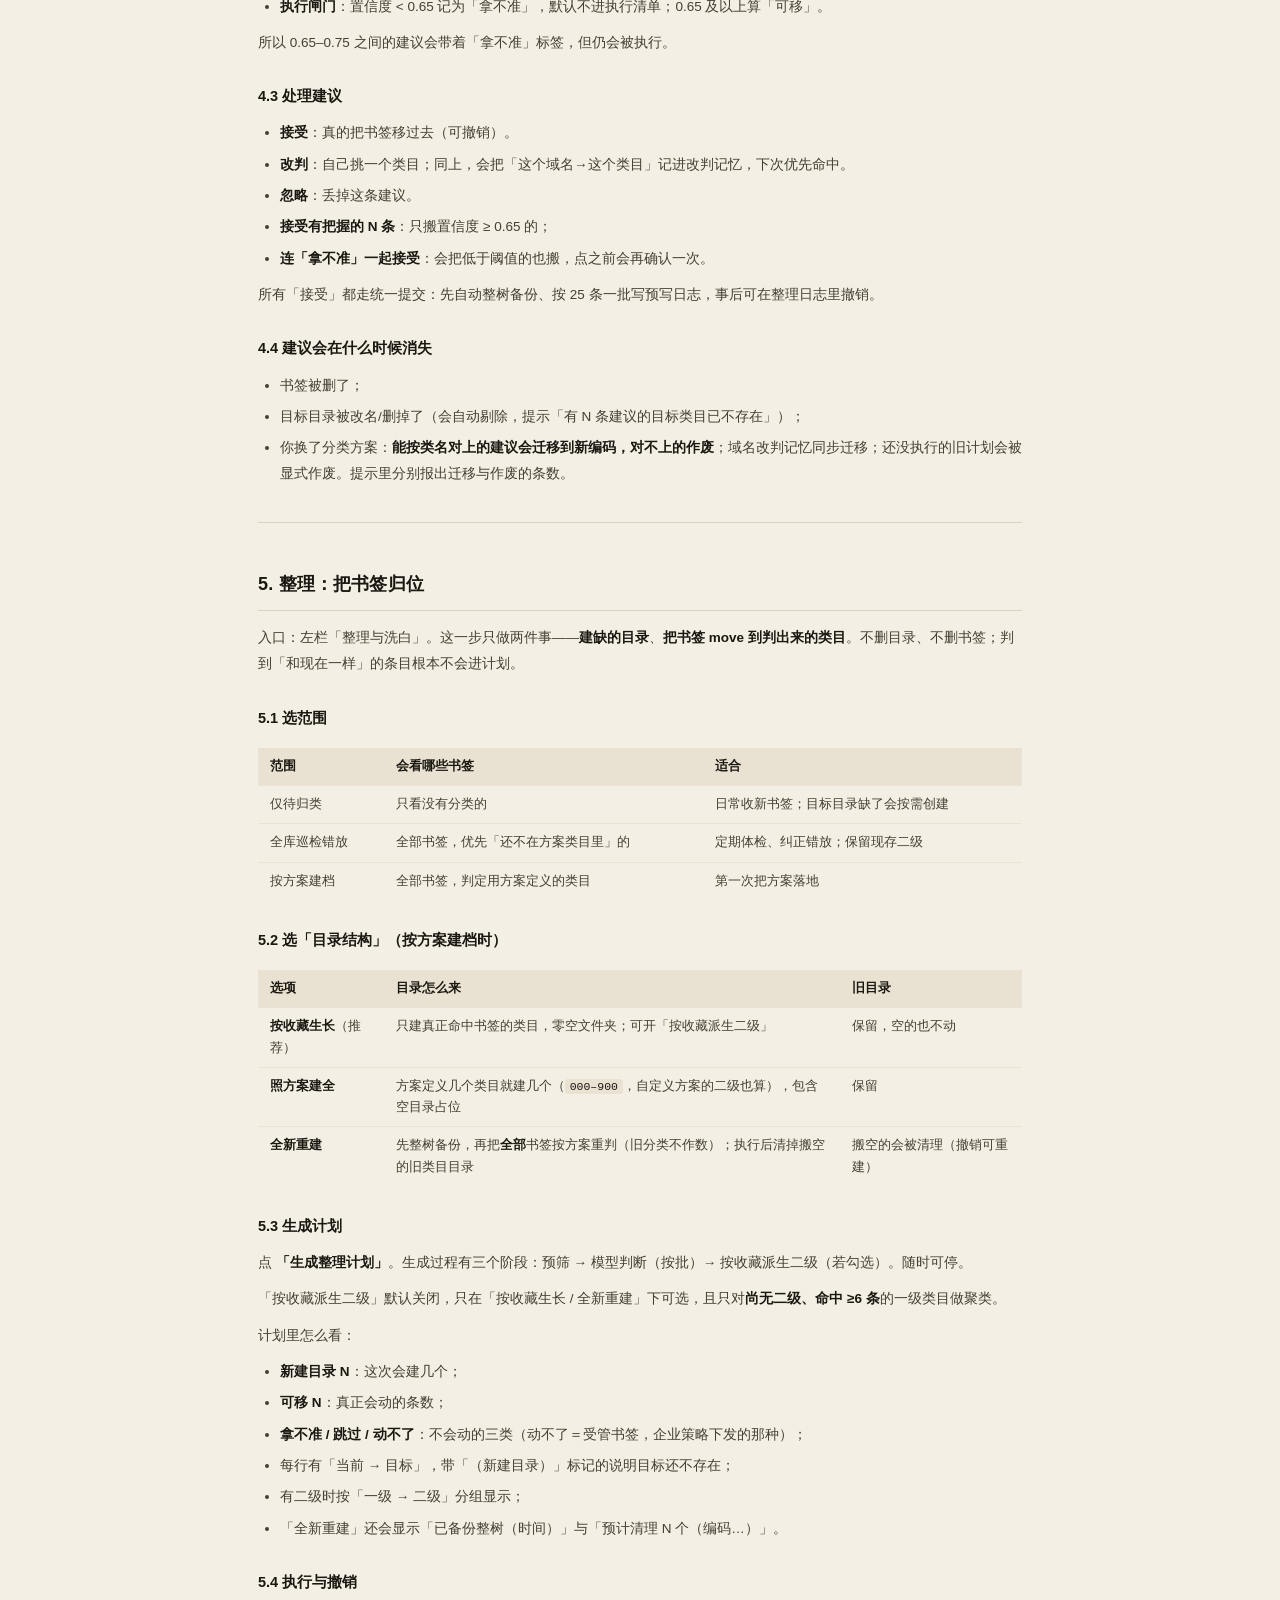
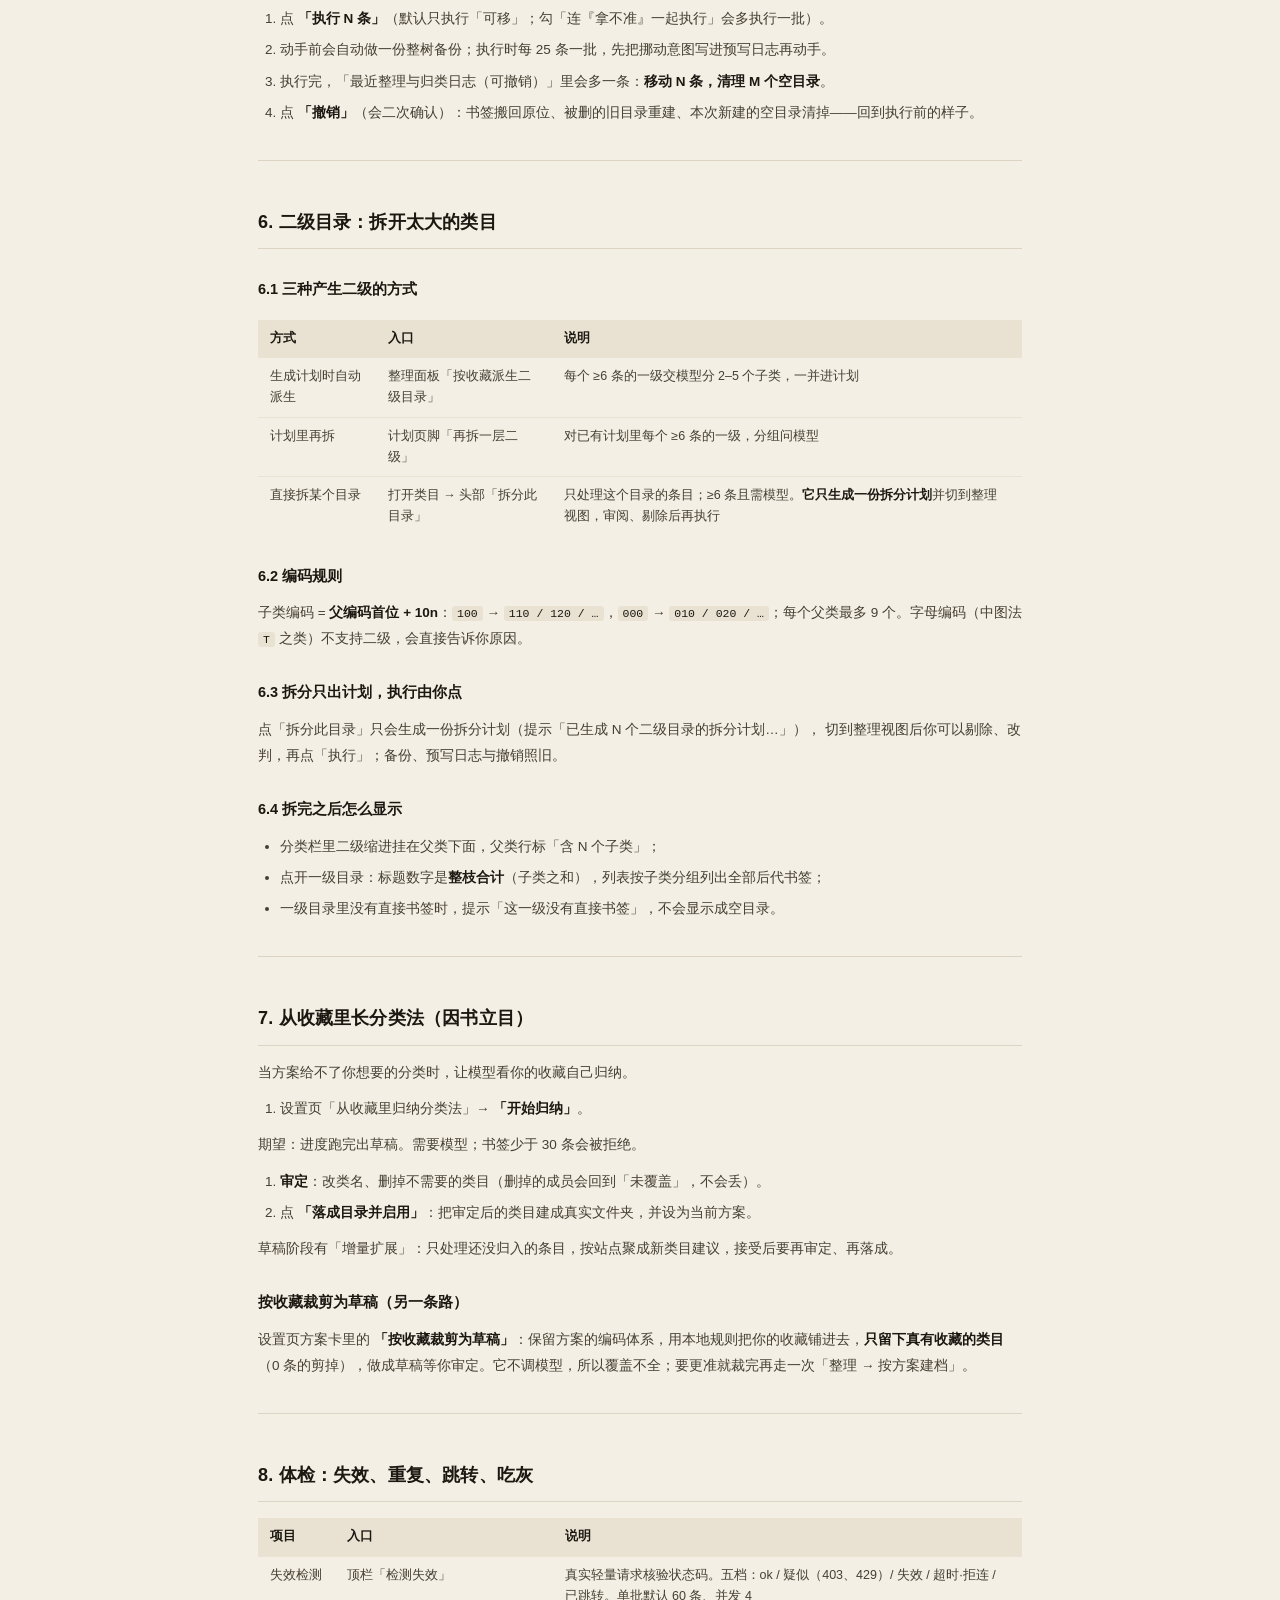
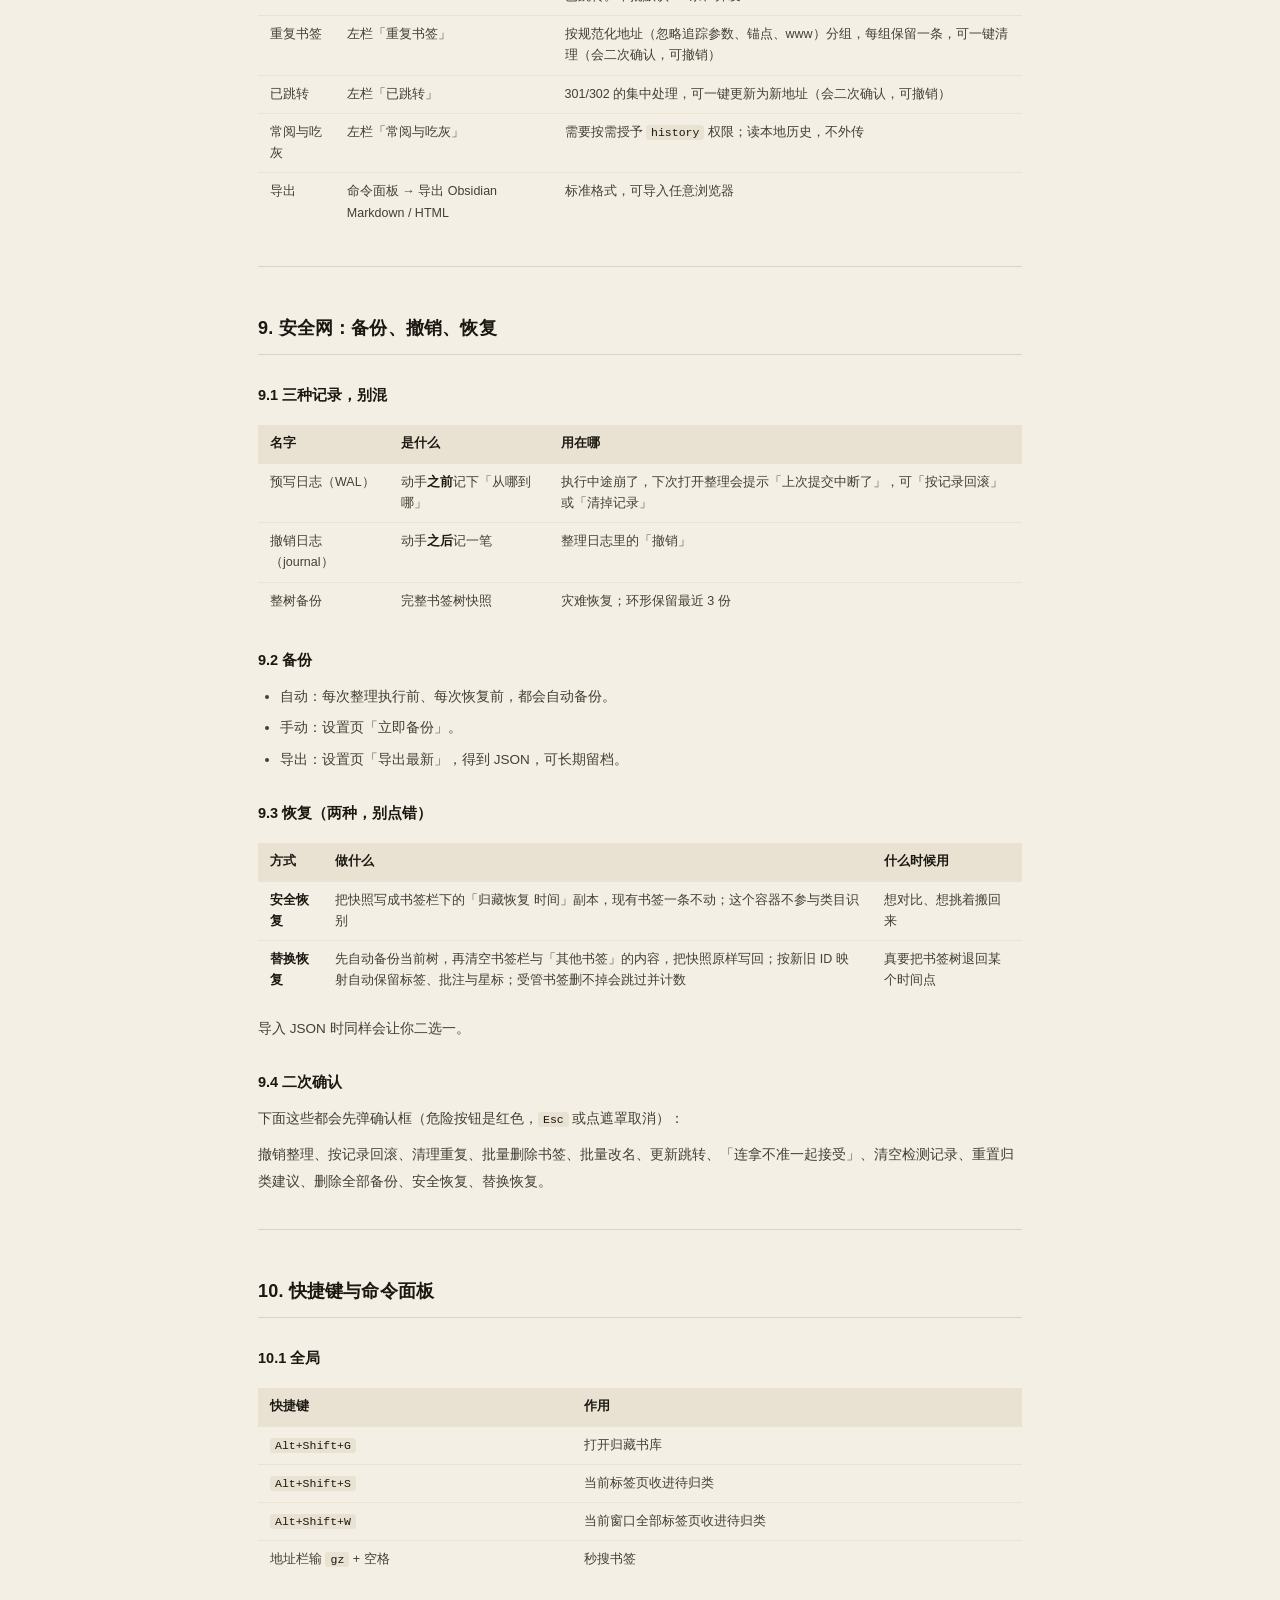
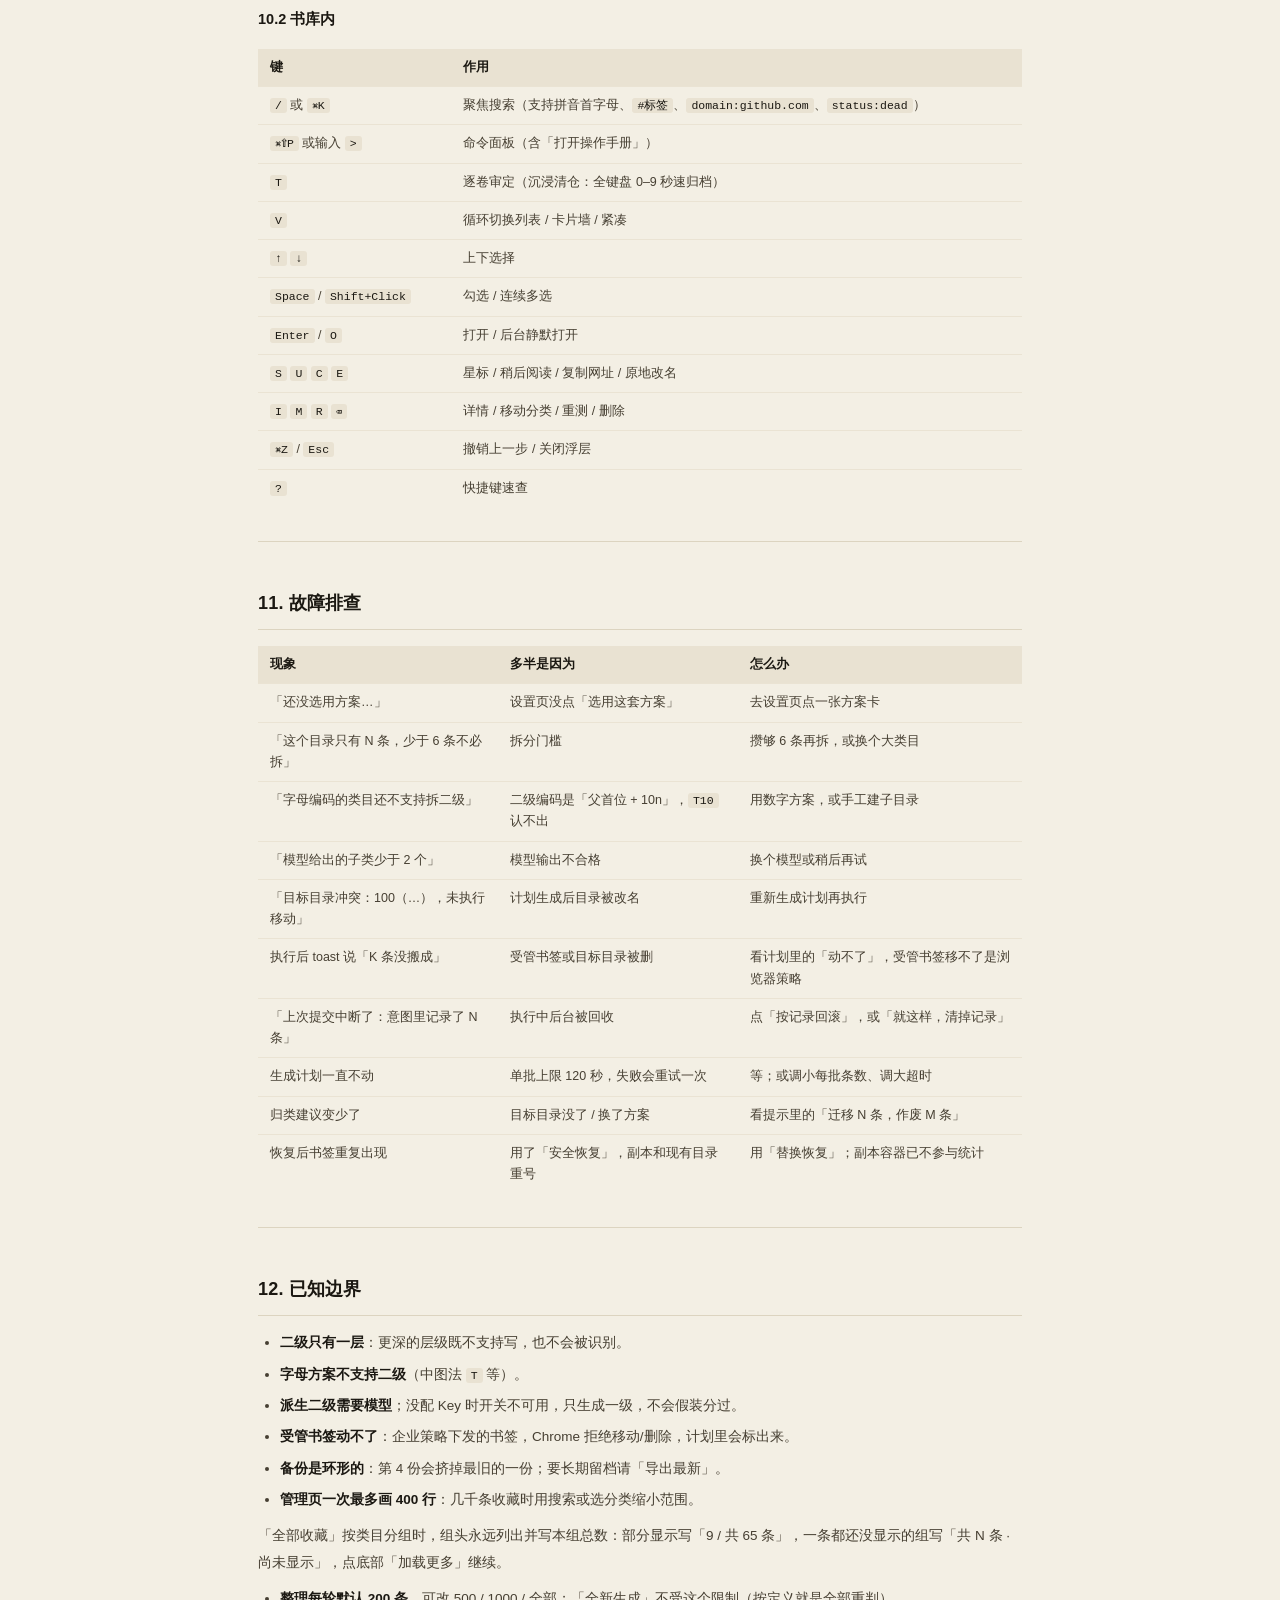
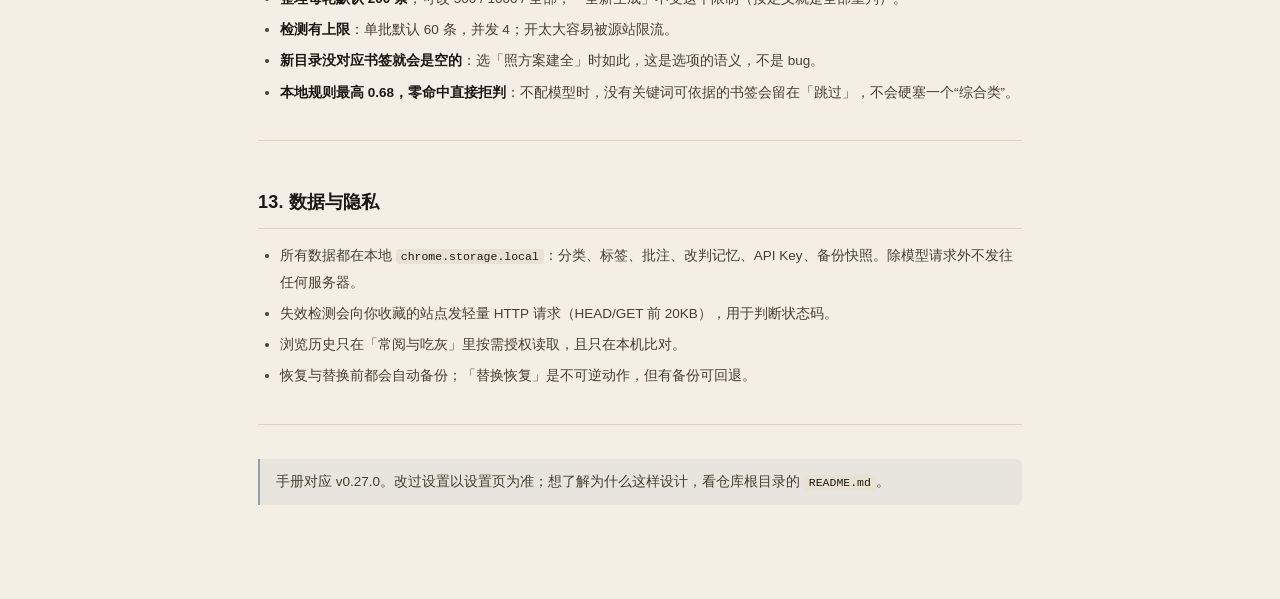
<file: ui/manual.html>
<!DOCTYPE html>
<html lang="zh-CN">
<head>
  <meta charset="utf-8" />
  <meta name="viewport" content="width=device-width, initial-scale=1" />
  <title>归藏 · 操作手册</title>
  <link rel="stylesheet" href="app.css" />
  <link rel="stylesheet" href="manual.css" />
</head>
<body class="manual-page">
  <div class="manual-top">
    <div class="manual-brand">归藏<span>GUIZANG · MANUAL</span></div>
    <div class="manual-actions">
      <a class="btn btn-line btn-sm" href="manager.html">回到书库</a>
      <a class="btn btn-ghost btn-sm" href="options.html">设置</a>
    </div>
  </div>
  <main class="manual-wrap" id="doc"></main>
  <script src="manual.js"></script>
</body>
</html>
</file>
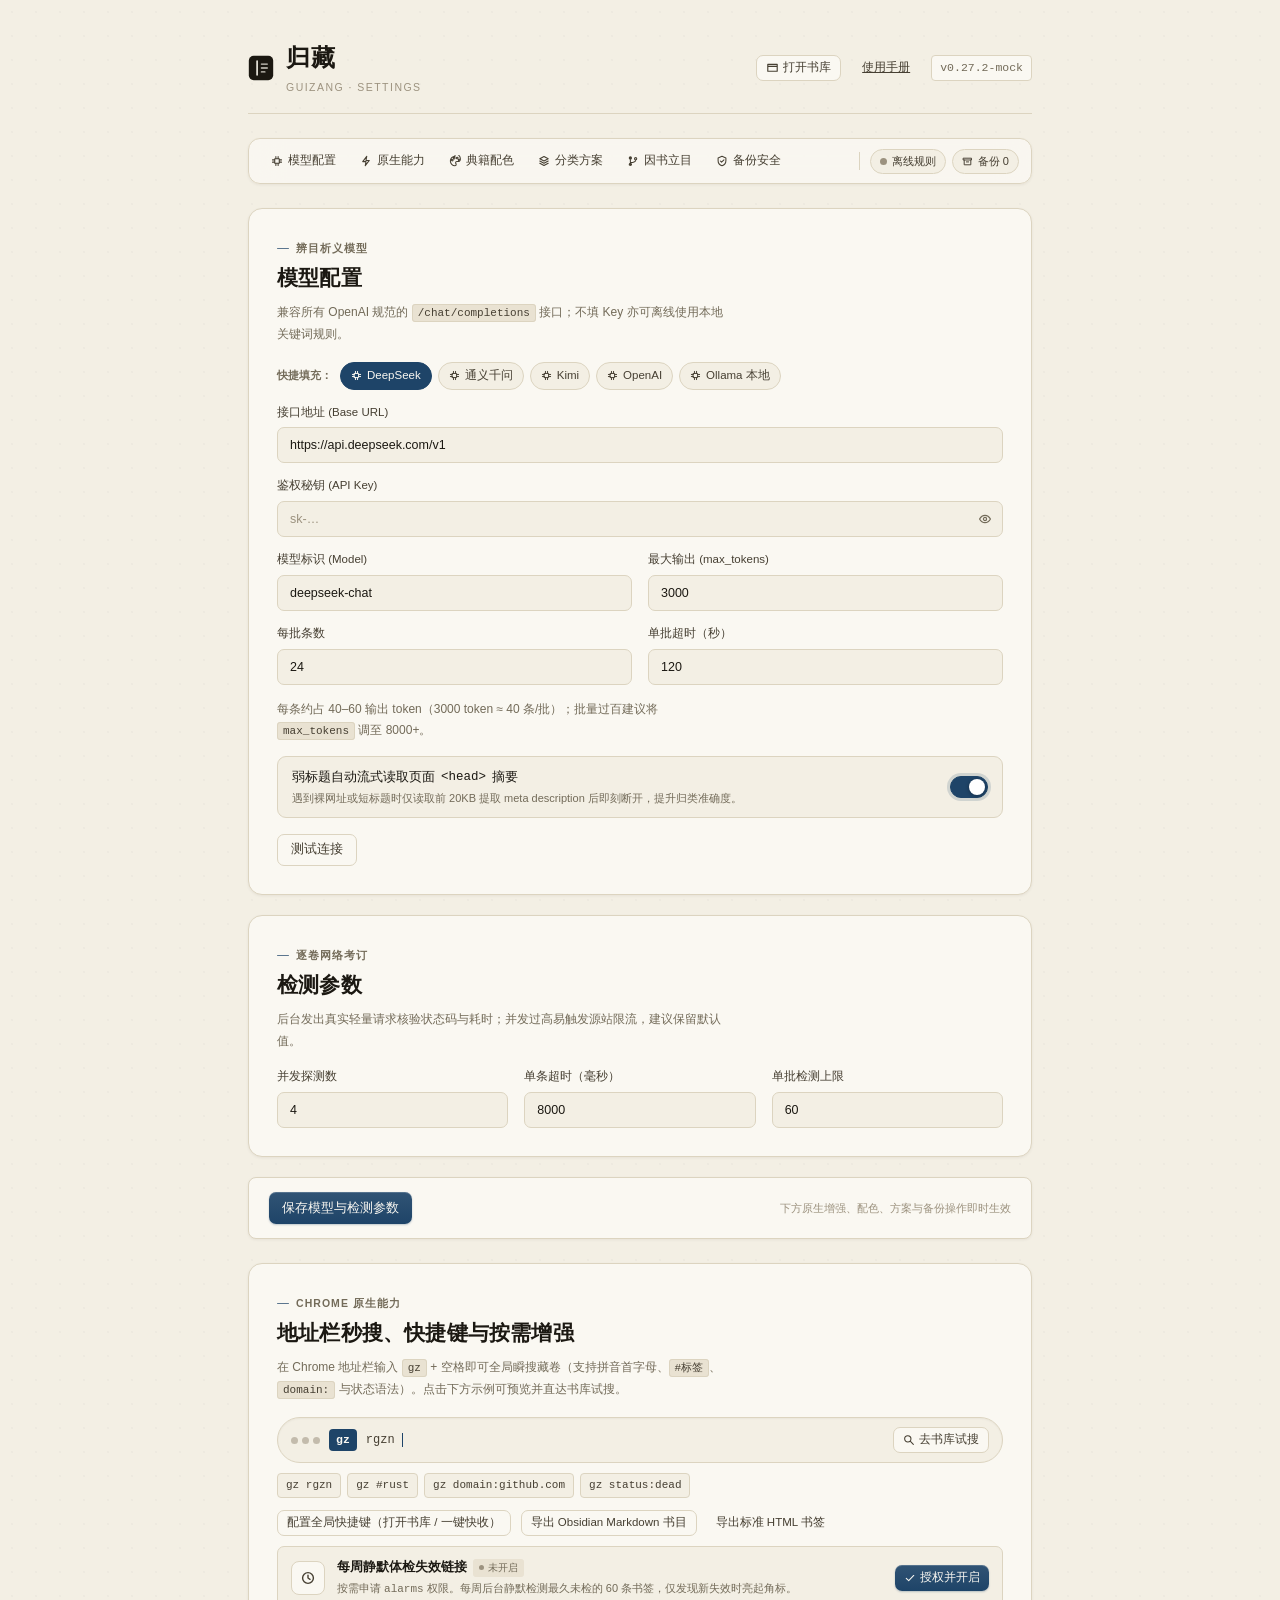
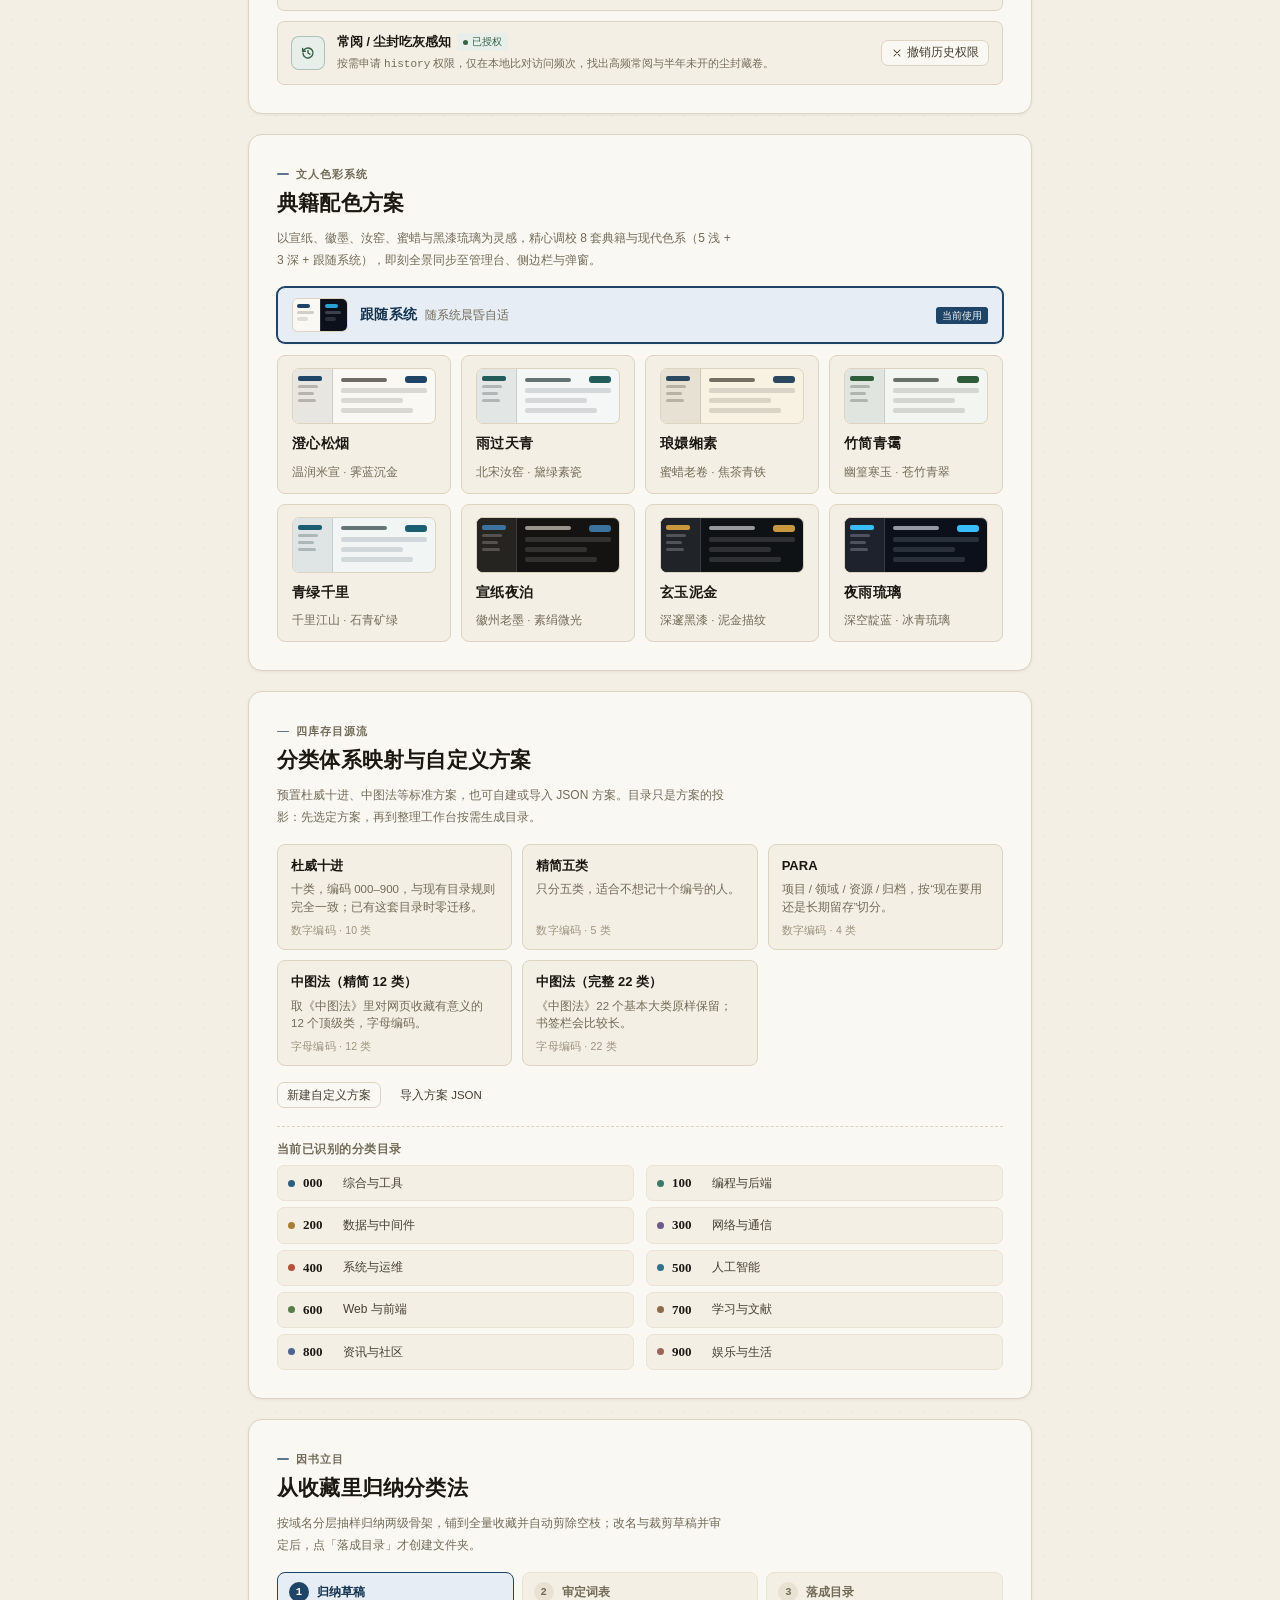
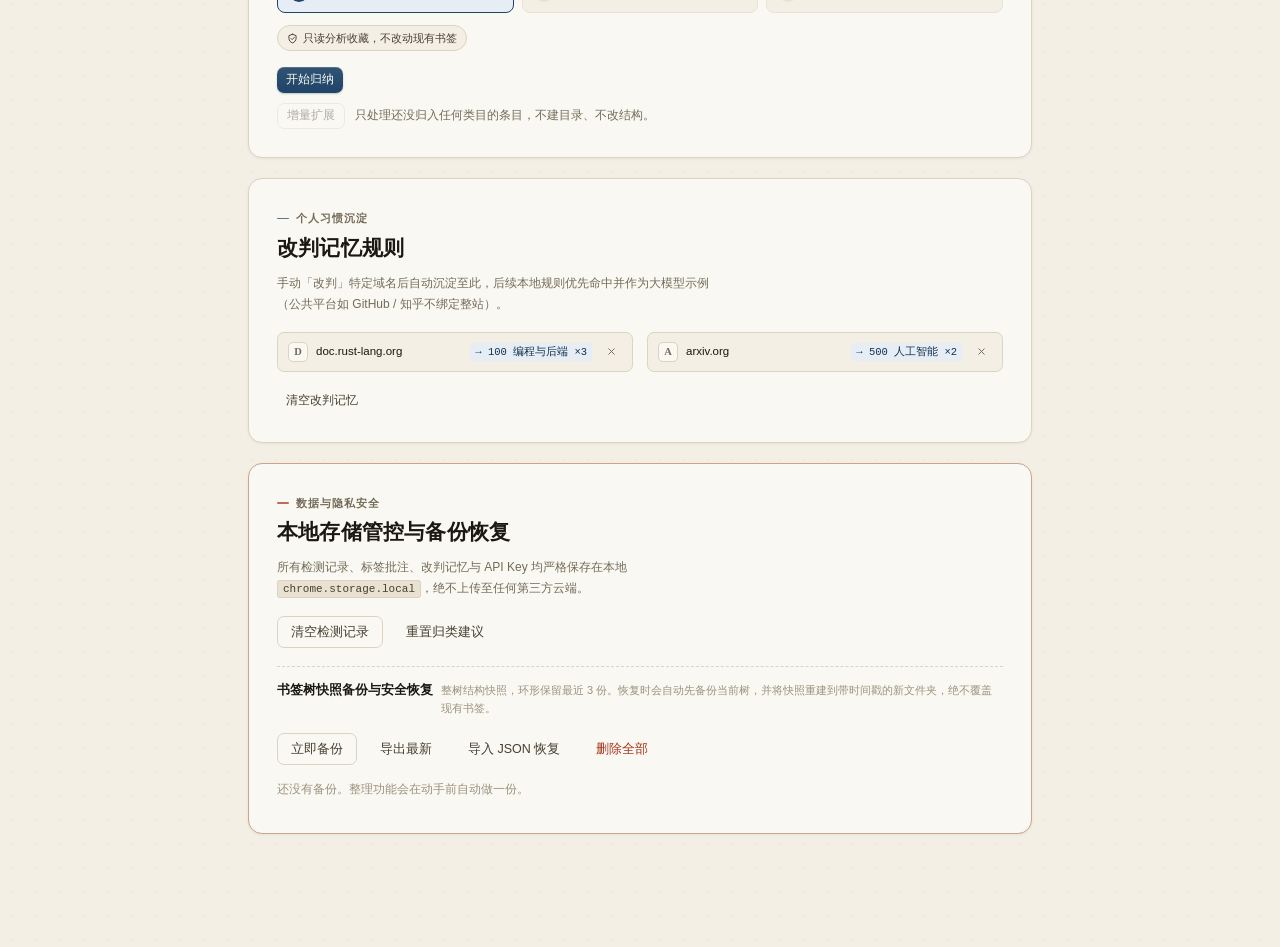
<file: ui/options.html>
<!DOCTYPE html>
<html lang="zh-CN">
<head>
<meta charset="utf-8" />
<meta name="viewport" content="width=device-width, initial-scale=1" />
<title>归藏 · 设置</title>
<script src="theme-boot.js"></script>
<link rel="stylesheet" href="app.css?v=115" />
<link rel="stylesheet" href="options.css?v=115" />
</head>
<body class="opt-page">
  <div class="opt-wrap">
    <header class="opt-head" id="head"></header>
    <nav class="opt-nav" id="optNav" aria-label="设置分节导航"></nav>

    <form id="form">
      <section class="card" id="sec-model">
        <div class="card-kicker">辨目析义模型</div>
        <h2>模型配置</h2>
        <p class="hint">兼容所有 OpenAI 规范的 <code>/chat/completions</code> 接口；不填 Key 亦可离线使用本地关键词规则。</p>
        <div class="preset-bar" id="providerPresets"></div>
        <div class="grid">
          <label class="field wide"><span>接口地址 (Base URL)</span>
            <input name="baseUrl" spellcheck="false" placeholder="https://api.deepseek.com/v1（只填域名会自动补 /v1）" /></label>
          <label class="field wide"><span>鉴权秘钥 (API Key)</span>
            <div class="field-input-wrap">
              <input name="apiKey" id="apiKeyInput" type="password" spellcheck="false" placeholder="sk-…" autocomplete="off" />
              <button type="button" class="field-eye-btn" id="toggleApiKey" title="显示 / 隐藏秘钥" aria-label="显示或隐藏秘钥"></button>
            </div>
          </label>
          <label class="field"><span>模型标识 (Model)</span>
            <input name="model" spellcheck="false" placeholder="deepseek-chat" /></label>
          <label class="field"><span>最大输出 (max_tokens)</span>
            <input name="maxTokens" type="number" min="200" step="100" /></label>
          <label class="field"><span>每批条数</span>
            <input name="modelBatch" type="number" min="4" max="200" step="4" /></label>
          <label class="field"><span>单批超时（秒）</span>
            <input name="modelTimeout" type="number" min="20" step="10" /></label>
          <div class="hint" style="grid-column:1/-1;margin-bottom:0">每条约占 40–60 输出 token（3000 token ≈ 40 条/批）；批量过百建议将 <code>max_tokens</code> 调至 8000+。</div>
        </div>
        <label class="gz-switch-row" style="margin-top:14px">
          <span class="gz-switch-copy">
            <span class="gz-switch-title">弱标题自动流式读取页面 <code>&lt;head&gt;</code> 摘要</span>
            <span class="gz-switch-desc">遇到裸网址或短标题时仅读取前 20KB 提取 meta description 后即刻断开，提升归类准确度。</span>
          </span>
          <span class="gz-switch">
            <input type="checkbox" name="fetchHeadOnAi" />
            <span class="gz-switch-track"></span>
          </span>
        </label>
        <div class="opt-row">
          <button type="button" class="btn btn-line btn-md" id="test">测试连接</button>
          <span class="test-msg" id="testMsg"></span>
        </div>
      </section>

      <section class="card" id="sec-check">
        <div class="card-kicker">逐卷网络考订</div>
        <h2>检测参数</h2>
        <p class="hint">后台发出真实轻量请求核验状态码与耗时；并发过高易触发源站限流，建议保留默认值。</p>
        <div class="grid grid-3">
          <label class="field"><span>并发探测数</span>
            <input name="concurrency" type="number" min="1" max="12" /></label>
          <label class="field"><span>单条超时（毫秒）</span>
            <input name="timeout" type="number" min="1000" step="500" /></label>
          <label class="field"><span>单批检测上限</span>
            <input name="checkLimit" type="number" min="5" max="300" step="5" /></label>
        </div>
      </section>

      <div class="savebar">
        <button type="submit" class="btn btn-primary btn-md" id="save">保存模型与检测参数</button>
        <span class="test-msg" id="saveMsg"></span>
        <span class="savebar-hint">下方原生增强、配色、方案与备份操作即时生效</span>
      </div>
    </form>

    <section class="card" id="sec-native">
      <div class="card-kicker">CHROME 原生能力</div>
      <h2>地址栏秒搜、快捷键与按需增强</h2>
      <p class="hint">在 Chrome 地址栏输入 <code>gz</code> + 空格即可全局瞬搜藏卷（支持拼音首字母、<code>#标签</code>、<code>domain:</code> 与状态语法）。点击下方示例可预览并直达书库试搜。</p>
      <div class="omnibox-bar">
        <span class="omnibox-bar-dots"><i></i><i></i><i></i></span>
        <span class="omnibox-pill">gz</span>
        <span class="omnibox-bar-input">
          <span class="omnibox-bar-text" id="omniPreviewText">rgzn</span>
          <span class="omnibox-cursor"></span>
        </span>
        <button type="button" class="btn btn-line btn-sm" id="omniTryBtn">去书库试搜</button>
      </div>
      <div class="omnibox-samples">
        <button type="button" class="omnibox-sample" data-omni-q="rgzn">gz rgzn</button>
        <button type="button" class="omnibox-sample" data-omni-q="#rust">gz #rust</button>
        <button type="button" class="omnibox-sample" data-omni-q="domain:github.com">gz domain:github.com</button>
        <button type="button" class="omnibox-sample" data-omni-q="status:dead">gz status:dead</button>
      </div>
      <div class="opt-row" style="margin-top:8px">
        <button type="button" class="btn btn-line btn-sm" id="openShortcuts">配置全局快捷键（打开书库 / 一键快收）</button>
        <button type="button" class="btn btn-line btn-sm" id="exportMd">导出 Obsidian Markdown 书目</button>
        <button type="button" class="btn btn-ghost btn-sm" id="exportHtml">导出标准 HTML 书签</button>
      </div>
      <div class="perm-list" id="permList"></div>
    </section>

    <section class="card" id="sec-theme">
      <div class="card-kicker">文人色彩系统</div>
      <h2>典籍配色方案</h2>
      <p class="hint">以宣纸、徽墨、汝窑、蜜蜡与黑漆琉璃为灵感，精心调校 8 套典籍与现代色系（5 浅 + 3 深 + 跟随系统），即刻全景同步至管理台、侧边栏与弹窗。</p>
      <div id="themeSystemHost"></div>
      <div class="theme-grid" id="themeGrid"></div>
    </section>

    <section class="card" id="sec-scheme">
      <div class="card-kicker">四库存目源流</div>
      <h2>分类体系映射与自定义方案</h2>
      <p class="hint">预置杜威十进、中图法等标准方案，也可自建或导入 JSON 方案。目录只是方案的投影：先选定方案，再到整理工作台按需生成目录。</p>
      <div class="scheme-pick" id="schemePicker"></div>
      <div class="opt-row">
        <button type="button" class="btn btn-line btn-sm" id="btnNewCustom">新建自定义方案</button>
        <button type="button" class="btn btn-ghost btn-sm" id="btnImportScheme">导入方案 JSON</button>
        <input type="file" id="schemeFileInput" accept=".json,application/json" hidden />
      </div>
      <div class="custom-editor" id="customEditor" hidden>
        <div class="grid">
          <label class="field"><span>方案名称</span>
            <input id="customSchemeName" placeholder="例如：全栈研究六卷" /></label>
          <label class="field"><span>简短说明</span>
            <input id="customSchemeDesc" placeholder="给谁用、如何划分" /></label>
        </div>
        <div class="hint" style="margin:10px 0 4px">每行一条类目，格式：<code>编码 名称 | 给模型看的说明</code>（编码支持 1–3 位数字或字母）。<br>
          <b>行首缩进 = 二级类目</b>，挂在上一条一级类目下；二级编码用「父首位 + 10n」，例如 <code>110</code>、<code>120</code>，每个父类最多 9 个。</div>
        <textarea class="custom-textarea" id="customSchemeLines" spellcheck="false" placeholder="100 工程架构 | 后端、分布式、数据库&#10;  110 Java | JVM、并发、框架&#10;  120 数据库 | SQL、索引、存储&#10;200 人工智能 | 大模型、Agent、论文&#10;300 产品设计 | 交互、视觉、工具"></textarea>
        <div class="opt-row">
          <button type="button" class="btn btn-primary btn-sm" id="btnSaveCustom">保存方案</button>
          <button type="button" class="btn btn-ghost btn-sm" id="btnCancelCustom">取消</button>
        </div>
      </div>
      <div id="schemePreview"></div>
      <div class="scheme-subhead">当前已识别的分类目录</div>
      <div class="scheme" id="scheme"></div>
    </section>

    <section class="card" id="sec-taxonomy">
      <div class="card-kicker">因书立目</div>
      <h2>从收藏里归纳分类法</h2>
      <p class="hint">按域名分层抽样归纳两级骨架，铺到全量收藏并自动剪除空枝；改名与裁剪草稿并审定后，点「落成目录」才创建文件夹。</p>
      <div class="tx-status" id="txStatus"></div>
      <div class="opt-row">
        <button type="button" class="btn btn-primary btn-sm" id="btnTxDesign">开始归纳</button>
        <button type="button" class="btn btn-ghost btn-sm" id="btnTxCancel" hidden>放弃草稿</button>
      </div>
      <div id="txBody"></div>
      <div class="opt-row tx-extend-row">
        <button type="button" class="btn btn-line btn-sm" id="btnTxExtend">增量扩展</button>
        <span class="hint" style="margin-bottom:0" id="txExtendMsg">只处理还没归入任何类目的条目，不建目录、不改结构。</span>
      </div>
      <div id="txProposals"></div>
    </section>

    <section class="card" id="sec-memory">
      <div class="card-kicker">个人习惯沉淀</div>
      <h2>改判记忆规则</h2>
      <p class="hint">手动「改判」特定域名后自动沉淀至此，后续本地规则优先命中并作为大模型示例（公共平台如 GitHub / 知乎不绑定整站）。</p>
      <div id="learnedList"></div>
      <div class="opt-row">
        <button type="button" class="btn btn-ghost btn-sm" id="clearLearned">清空改判记忆</button>
        <span class="test-msg" id="learnedMsg"></span>
      </div>
    </section>

    <section class="card danger" id="sec-backup">
      <div class="card-kicker tone-dead">数据与隐私安全</div>
      <h2>本地存储管控与备份恢复</h2>
      <p class="hint">所有检测记录、标签批注、改判记忆与 API Key 均严格保存在本地 <code>chrome.storage.local</code>，绝不上传至任何第三方云端。</p>
      <div class="opt-row">
        <button type="button" class="btn btn-line btn-md" id="clearHealth">清空检测记录</button>
        <button type="button" class="btn btn-ghost btn-md" id="clearPending">重置归类建议</button>
        <span class="test-msg" id="dataMsg"></span>
      </div>

      <div class="backup">
        <div class="backup-head">
          <span class="backup-title">书签树快照备份与安全恢复</span>
          <span class="backup-hint">整树结构快照，环形保留最近 3 份。恢复时会自动先备份当前树，并将快照重建到带时间戳的新文件夹，绝不覆盖现有书签。</span>
        </div>
        <div class="opt-row">
          <button type="button" class="btn btn-line btn-md" id="doBackup">立即备份</button>
          <button type="button" class="btn btn-ghost btn-md" id="exportBackup">导出最新</button>
          <button type="button" class="btn btn-ghost btn-md" id="importBackupBtn">导入 JSON 恢复</button>
          <button type="button" class="btn btn-danger-ghost btn-md" id="clearBackup">删除全部</button>
          <input type="file" id="backupFileInput" accept=".json,application/json" hidden />
          <span class="test-msg" id="backupMsg"></span>
        </div>
        <div class="backup-list" id="backupList"></div>
      </div>
    </section>
  </div>
  <div id="toast"></div>
  <script type="module" src="options.js"></script>
</body>
</html>
</file>
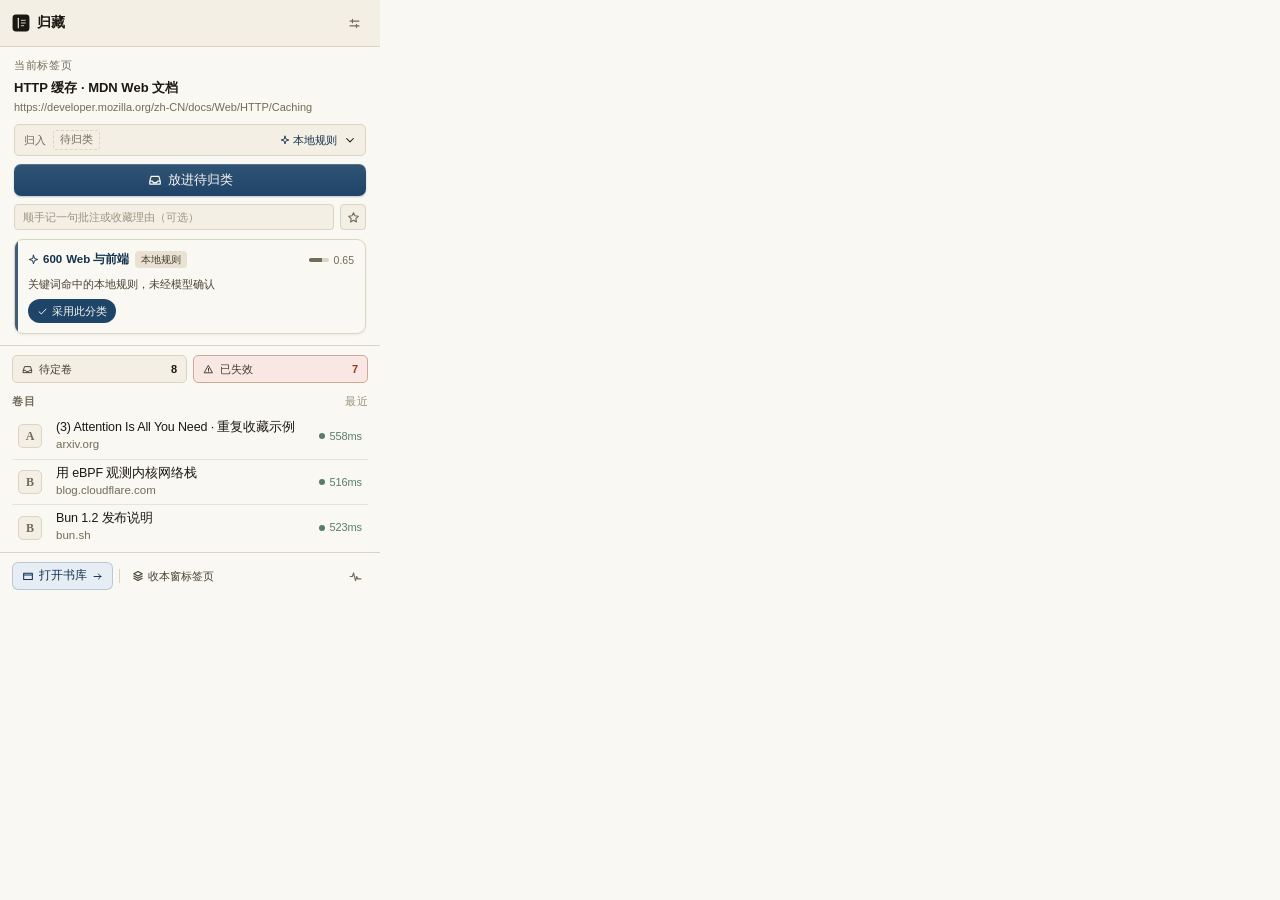
<file: ui/popup.html>
<!DOCTYPE html>
<html lang="zh-CN" class="popup">
<head>
<meta charset="utf-8" />
<script src="theme-boot.js"></script>
<link rel="stylesheet" href="app.css?v=115" />
<link rel="stylesheet" href="panel.css?v=115" />
</head>
<body>
  <div class="pp">
    <header class="pp-head" id="head"></header>
    <div class="pp-now" id="now"></div>
    <div class="pp-alerts" id="alerts"></div>
    <div class="pp-recent">
      <div id="recentLabel"></div>
      <div id="recent"></div>
    </div>
    <footer class="pp-foot" id="foot"></footer>
  </div>
  <div id="toast"></div>
  <script type="module" src="popup.js"></script>
</body>
</html>
</file>
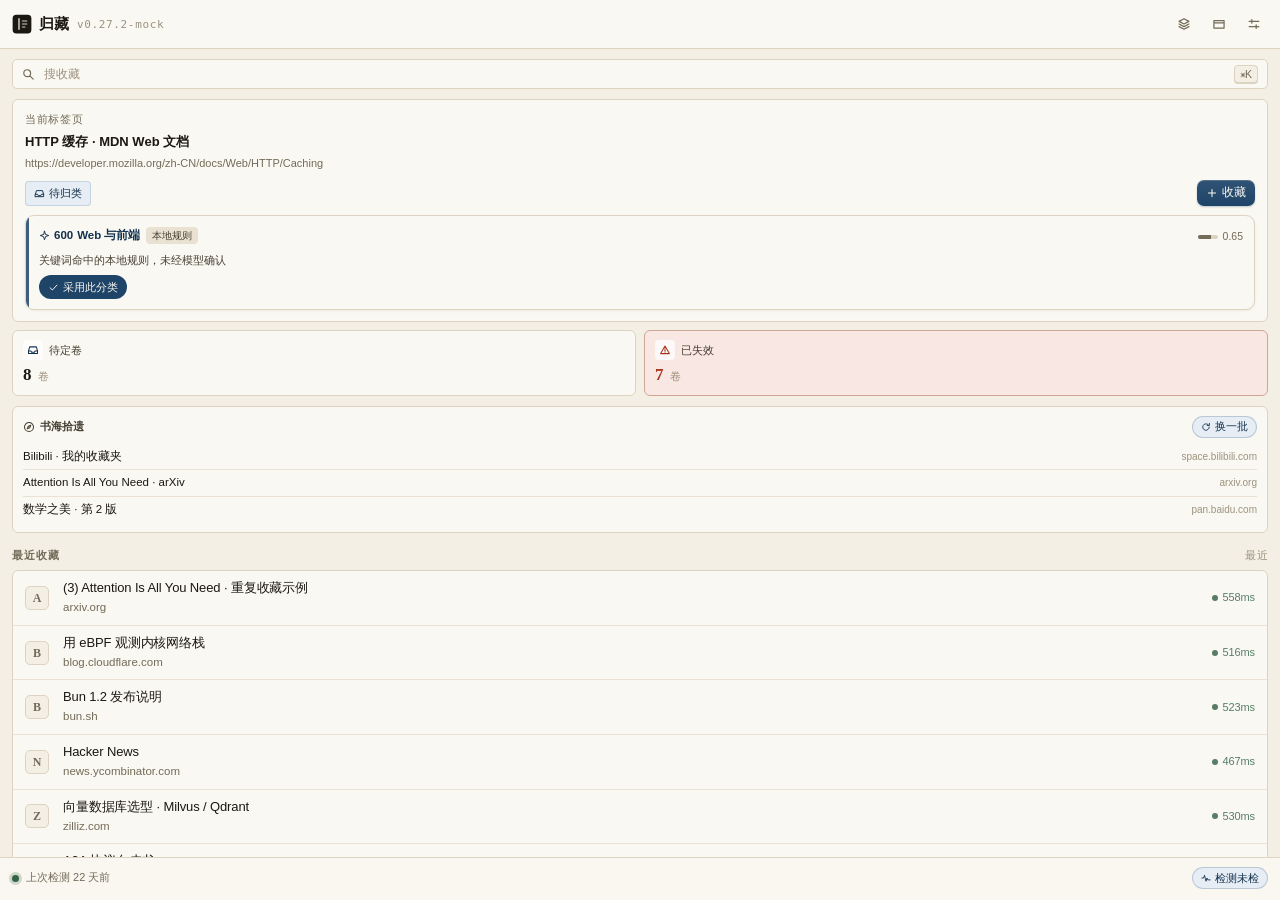
<file: ui/sidepanel.html>
<!DOCTYPE html>
<html lang="zh-CN" class="panel">
<head>
<meta charset="utf-8" />
<script src="theme-boot.js"></script>
<link rel="stylesheet" href="app.css?v=115" />
<link rel="stylesheet" href="panel.css?v=115" />
</head>
<body>
  <div class="sp">
    <header class="sp-head" id="head"></header>
    <div class="sp-search">
      <span id="searchIcon"></span>
      <input id="q" placeholder="搜收藏" spellcheck="false" />
      <button type="button" class="search-clear" id="qClear" title="清空搜索" hidden></button>
      <kbd id="qKbd">⌘K</kbd>
    </div>
    <div class="sp-body">
      <div id="currentHost"></div>
      <div id="alerts"></div>
      <div id="listLabel"></div>
      <div class="sp-rows" id="list"></div>
    </div>
    <div class="sp-foot" id="foot"></div>
  </div>
  <div id="toast"></div>
  <script type="module" src="sidepanel.js"></script>
</body>
</html>
</file>
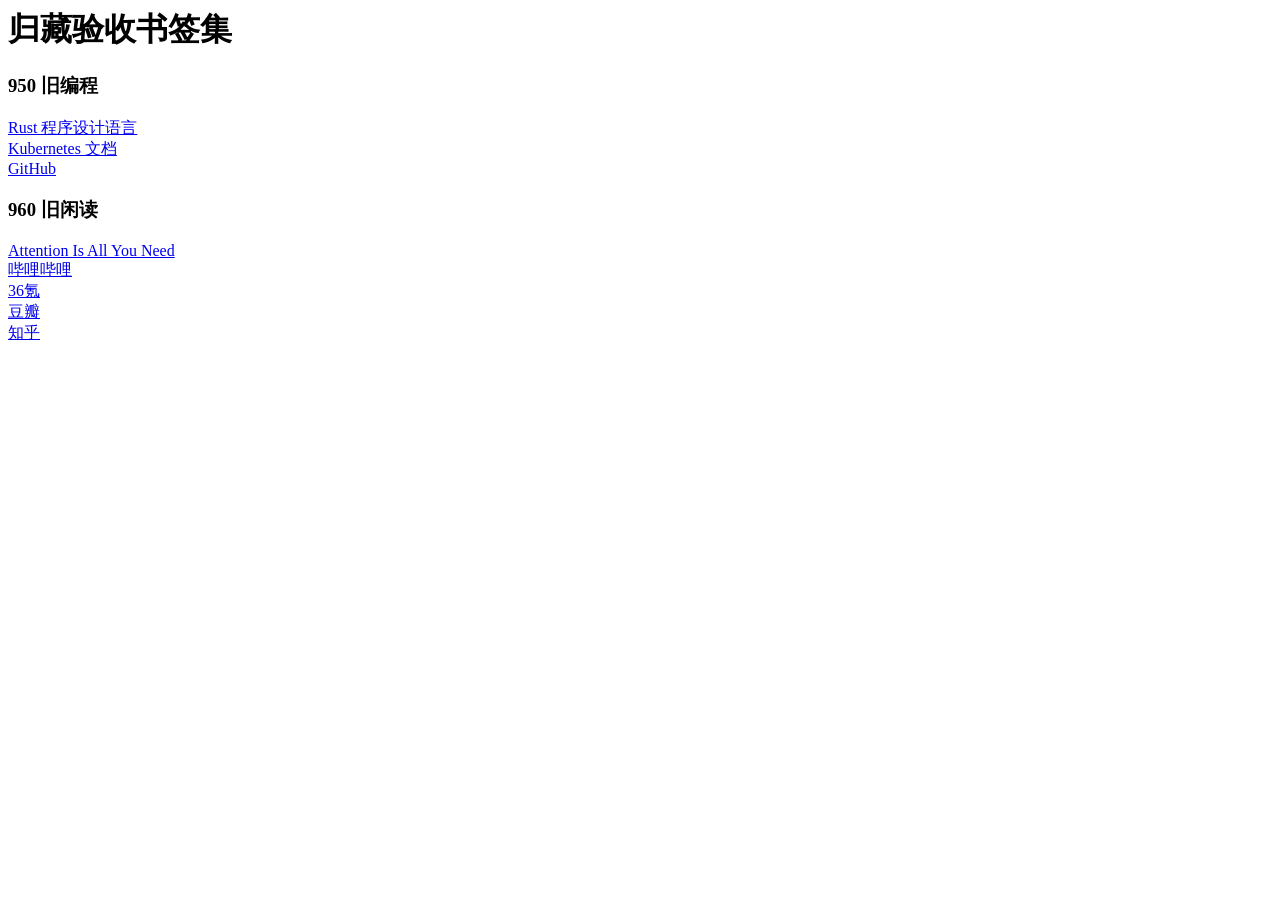
<file: dev/fixtures/bookmarks-small-import.html>
<!DOCTYPE NETSCAPE-Bookmark-file-1>
<!-- 归藏 · 全新生成验收用的小书签集（8 条）
     用途：备份 → 出计划 → 执行 → 撤销，四步跑通。
     两个旧目录故意用 950 / 960 这种「不在杜威十进方案里」的编码：
       - 能被识别成类目（只要标题以「三位数字 + 空格」开头）
       - 不在方案目标里，所以搬空之后会被全新生成清掉
     Chrome 导入后通常会多套一层「导入的书签」，不影响这个判断。 -->
<META HTTP-EQUIV="Content-Type" CONTENT="text/html; charset=UTF-8">
<TITLE>归藏验收书签集</TITLE>
<H1>归藏验收书签集</H1>
<DL><p>
    <DT><H3 ADD_DATE="1735689600" LAST_MODIFIED="1735689600">950 旧编程</H3>
    <DL><p>
        <DT><A HREF="https://doc.rust-lang.org/book/" ADD_DATE="1735689600">Rust 程序设计语言</A>
        <DT><A HREF="https://kubernetes.io/docs/home/" ADD_DATE="1735689600">Kubernetes 文档</A>
        <DT><A HREF="https://github.com/" ADD_DATE="1735689600">GitHub</A>
    </DL><p>
    <DT><H3 ADD_DATE="1735689600" LAST_MODIFIED="1735689600">960 旧闲读</H3>
    <DL><p>
        <DT><A HREF="https://arxiv.org/abs/1706.03762" ADD_DATE="1735689600">Attention Is All You Need</A>
        <DT><A HREF="https://www.bilibili.com/" ADD_DATE="1735689600">哔哩哔哩</A>
        <DT><A HREF="https://www.36kr.com/" ADD_DATE="1735689600">36氪</A>
        <DT><A HREF="https://www.douban.com/" ADD_DATE="1735689600">豆瓣</A>
        <DT><A HREF="https://www.zhihu.com/" ADD_DATE="1735689600">知乎</A>
    </DL><p>
</DL><p>
</file>
<file: ui/app.css>
/* 归藏 · 典藏级现代古籍书目设计系统
 * 概念：四库存目 × 现代桌面高频工学。松烟古墨、温润宣纸、朱砂印泥、霁蓝沉金。
 */

/* ── 基础尺度与 1. 澄心松烟 (Classic - 默认: 澄心堂米宣 × 霁蓝沉金) ── */
:root, [data-theme="classic"]{
  --paper-0:#FAF8F2;
  --paper-1:#F3EFE4;
  --paper-2:#E9E2D2;
  --rail:#EFE9DA;
  --insp:#F7F2E6;
  --rule:#DCD4C0;
  --rule-soft:#EAE3D3;
  --ink:#1B1812;
  --ink-2:#463F32;
  --ink-3:#736B59;
  --ink-4:#9C927F;
  --brand:#1E4468;
  --brand-2:#13324E;
  --brand-ink:#13324E;
  --on-brand:#FAF8F2;
  --brand-wash:#E6EDF5;
  --dead:#A8341E;
  --dead-wash:#F8E7E3;
  --warn:#8C6013;
  --warn-wash:#F6EEDC;
  --ok:#346347;
  --ok-wash:#E8EFEA;
  --gold:#A0722A;
  --mark-bg:#1B1811;
  --mark-fg:#F2EFE5;
  --mark-ring:transparent;
  --icon-well:rgba(255,255,255,.74);
  --float-bg:#181613;
  --float-fg:#FAF8F2;
  --float-fg-2:#E9E2D2;
  --float-rule:rgba(250,248,242,.18);
  --float-hover:rgba(250,248,242,.14);
  --float-border:rgba(255,255,255,.08);
  --serif:"Iowan Old Style","Palatino Linotype",Palatino,"Source Han Serif SC","Noto Serif CJK SC","Songti SC","STSong","SimSun",serif;
  --sans:-apple-system,"SF Pro Text","PingFang SC","Noto Sans SC","Microsoft YaHei",sans-serif;
  --mono:"SF Mono",ui-monospace,"JetBrains Mono",Menlo,Consolas,monospace;
  --shadow-sm:0 1px 3px rgba(27,24,18,.06);
  --shadow-md:0 6px 18px -4px rgba(27,24,18,.10);
  --shadow-lg:0 18px 40px -12px rgba(27,24,18,.22);
  --ease-spring:cubic-bezier(0.16, 1, 0.3, 1);
  --ease-smooth:cubic-bezier(0.19, 1, 0.22, 1);
  /* 版式尺度：紧 10 / 常规 16 / 松 22 */
  --gap-tight:10px;
  --gap:16px;
  --gap-loose:22px;
}

/* 2. 雨过天青 (Celadon - 北宋汝窑 × 黛绿素瓷) */
[data-theme="celadon"]{
  --paper-0:#F4F7F6;
  --paper-1:#EBF0EF;
  --paper-2:#DFE7E5;
  --rail:#E7EDEC;
  --insp:#F0F5F4;
  --rule:#CCD8D6;
  --rule-soft:#DDE5E4;
  --ink:#132223;
  --ink-2:#344849;
  --ink-3:#627A7B;
  --ink-4:#8B9FA0;
  --brand:#225C58;
  --brand-2:#16423F;
  --brand-ink:#16423F;
  --on-brand:#FAF8F2;
  --brand-wash:#E2ECEB;
  --dead:#A23B2A;
  --dead-wash:#F7E8E5;
  --warn:#8A6518;
  --warn-wash:#F5EEDD;
  --ok:#2E654C;
  --ok-wash:#E3EDE7;
  --gold:#9C782E;
  --mark-bg:#132223;
  --mark-fg:#F0F5F4;
  --mark-ring:transparent;
  --icon-well:rgba(255,255,255,.74);
  --float-bg:#132223;
  --float-fg:#F4F7F6;
  --float-fg-2:#D8E3E2;
  --float-rule:rgba(244,247,246,.18);
  --float-hover:rgba(244,247,246,.14);
  --float-border:rgba(255,255,255,.08);
  --shadow-sm:0 1px 3px rgba(19,34,35,.06);
  --shadow-md:0 6px 18px -4px rgba(19,34,35,.10);
  --shadow-lg:0 18px 40px -12px rgba(19,34,35,.20);
}

/* 3. 琅嬛缃素 (Amber - 蜜蜡老卷 × 焦茶青铁) */
[data-theme="amber"]{
  --paper-0:#F7F2E2;
  --paper-1:#EFE8D3;
  --paper-2:#E3D9BE;
  --rail:#E9E1C8;
  --insp:#F3ECCE;
  --rule:#D5C8A6;
  --rule-soft:#E4DAC0;
  --ink:#261D15;
  --ink-2:#4D3F33;
  --ink-3:#7C6D5D;
  --ink-4:#A49583;
  --brand:#2A4860;
  --brand-2:#1A3449;
  --brand-ink:#1A3449;
  --on-brand:#FAF8F2;
  --brand-wash:#E4EAEF;
  --dead:#A6381C;
  --dead-wash:#F8E7E2;
  --warn:#8D5E16;
  --warn-wash:#F6EDDC;
  --ok:#386445;
  --ok-wash:#E7EFE9;
  --gold:#A27622;
  --mark-bg:#261D15;
  --mark-fg:#F7F2E2;
  --mark-ring:transparent;
  --icon-well:rgba(255,255,255,.66);
  --float-bg:#221A13;
  --float-fg:#F7F2E2;
  --float-fg-2:#E3D9BE;
  --float-rule:rgba(247,242,226,.18);
  --float-hover:rgba(247,242,226,.14);
  --float-border:rgba(255,255,255,.08);
  --shadow-sm:0 1px 3px rgba(38,29,21,.06);
  --shadow-md:0 6px 18px -4px rgba(38,29,21,.10);
  --shadow-lg:0 18px 40px -12px rgba(38,29,21,.22);
}

/* 4. 竹简青霭 (Bamboo - 幽篁滴露 × 苍竹青翠) */
[data-theme="bamboo"]{
  --paper-0:#F3F6F0;
  --paper-1:#E9EFE4;
  --paper-2:#DCE5D6;
  --rail:#E3ECDD;
  --insp:#EEF4EB;
  --rule:#CBD7C4;
  --rule-soft:#DCE5D8;
  --ink:#162119;
  --ink-2:#38463B;
  --ink-3:#657769;
  --ink-4:#8E9E91;
  --brand:#2E5C3B;
  --brand-2:#1F4228;
  --brand-ink:#1F4228;
  --on-brand:#FAF8F2;
  --brand-wash:#E3ECE5;
  --dead:#A33924;
  --dead-wash:#F7E8E4;
  --warn:#89671A;
  --warn-wash:#F5EEDD;
  --ok:#2E6B44;
  --ok-wash:#E1EFE6;
  --gold:#967A26;
  --mark-bg:#162119;
  --mark-fg:#F3F6F0;
  --mark-ring:transparent;
  --icon-well:rgba(255,255,255,.72);
  --float-bg:#162119;
  --float-fg:#F3F6F0;
  --float-fg-2:#DCE5D6;
  --float-rule:rgba(243,246,240,.18);
  --float-hover:rgba(243,246,240,.14);
  --float-border:rgba(255,255,255,.08);
  --shadow-sm:0 1px 3px rgba(22,33,25,.06);
  --shadow-md:0 6px 18px -4px rgba(22,33,25,.10);
  --shadow-lg:0 18px 40px -12px rgba(22,33,25,.20);
}

/* 5. 青绿千里 (Landscape - 千里江山 × 石青矿绿) */
[data-theme="landscape"]{
  --paper-0:#F2F7F6;
  --paper-1:#E7F0EE;
  --paper-2:#D8E6E3;
  --rail:#E2ECE9;
  --insp:#ECF3F1;
  --rule:#C2D5D1;
  --rule-soft:#D5E3E0;
  --ink:#112328;
  --ink-2:#2F4950;
  --ink-3:#5B777E;
  --ink-4:#869FA6;
  --brand:#1B5E72;
  --brand-2:#124656;
  --brand-ink:#124656;
  --on-brand:#F5FAF9;
  --brand-wash:#DDF0F3;
  --dead:#A83B28;
  --dead-wash:#F8E7E4;
  --warn:#946818;
  --warn-wash:#F7EEDC;
  --ok:#246B58;
  --ok-wash:#DDF0EA;
  --gold:#9E7628;
  --mark-bg:#112328;
  --mark-fg:#E7F0EE;
  --mark-ring:transparent;
  --icon-well:rgba(255,255,255,.76);
  --float-bg:#112328;
  --float-fg:#F2F7F6;
  --float-fg-2:#D0E2DF;
  --float-rule:rgba(242,247,246,.18);
  --float-hover:rgba(242,247,246,.14);
  --float-border:rgba(255,255,255,.10);
  --shadow-sm:0 1px 3px rgba(17,35,40,.06);
  --shadow-md:0 6px 18px -4px rgba(17,35,40,.11);
  --shadow-lg:0 18px 40px -12px rgba(17,35,40,.22);
}

/* 6. 宣纸夜泊 (Dark - 徽墨温润 × 霁蓝微光) */
[data-theme="dark"]{
  color-scheme:dark;
  --paper-0:#141311;
  --paper-1:#1B1A17;
  --paper-2:#24221E;
  --rail:#171613;
  --insp:#191815;
  --rule:#302B24;
  --rule-soft:#25221C;
  --ink:#ECE7DA;
  --ink-2:#C4BDAE;
  --ink-3:#98907E;
  --ink-4:#706A5C;
  --brand:#3B739E;
  --brand-2:#306086;
  --brand-ink:#89BFE8;
  --on-brand:#FAF8F2;
  --brand-wash:#162736;
  --dead:#DF5A41;
  --dead-wash:#351A14;
  --warn:#D19E32;
  --warn-wash:#34260F;
  --ok:#549B6B;
  --ok-wash:#182C1E;
  --gold:#E8B960;
  --mark-bg:#25231E;
  --mark-fg:#ECE7DA;
  --mark-ring:#3D372E;
  --icon-well:rgba(255,255,255,.08);
  --float-bg:rgba(42,39,34,.88);
  --float-fg:#F5F0E4;
  --float-fg-2:#D6CFC0;
  --float-rule:rgba(255,255,255,.14);
  --float-hover:rgba(255,255,255,.12);
  --float-border:#403A31;
  --shadow-sm:0 1px 3px rgba(0,0,0,.35);
  --shadow-md:0 8px 24px -4px rgba(0,0,0,.5);
  --shadow-lg:0 22px 48px -12px rgba(0,0,0,.68);
}

/* 7. 玄玉泥金 (Lacquer - 深邃黑漆 × 沉穆泥金) */
[data-theme="lacquer"]{
  color-scheme:dark;
  --paper-0:#0F1215;
  --paper-1:#161A1F;
  --paper-2:#1E232A;
  --rail:#13171B;
  --insp:#15191D;
  --rule:#293038;
  --rule-soft:#20262E;
  --ink:#E8EBF0;
  --ink-2:#B8BFC9;
  --ink-3:#8892A0;
  --ink-4:#5E6774;
  --brand:#C9983E;
  --brand-2:#DCA94D;
  --brand-ink:#ECC066;
  --on-brand:#14120E;
  --brand-wash:#2B2414;
  --dead:#E25740;
  --dead-wash:#361713;
  --warn:#DCA538;
  --warn-wash:#33240D;
  --ok:#4EA973;
  --ok-wash:#132D1E;
  --gold:#ECC066;
  --mark-bg:#1D232A;
  --mark-fg:#ECC066;
  --mark-ring:#36404B;
  --icon-well:rgba(255,255,255,.08);
  --float-bg:rgba(31,37,45,.88);
  --float-fg:#F0F3F7;
  --float-fg-2:#CBD2DC;
  --float-rule:rgba(255,255,255,.14);
  --float-hover:rgba(255,255,255,.12);
  --float-border:#38424D;
  --shadow-sm:0 1px 3px rgba(0,0,0,.45);
  --shadow-md:0 8px 24px -4px rgba(0,0,0,.58);
  --shadow-lg:0 22px 48px -12px rgba(0,0,0,.78);
}

/* 8. 夜雨琉璃 (Obsidian - 深空靛蓝 × 冰青琉璃) */
[data-theme="obsidian"]{
  color-scheme:dark;
  --paper-0:#0B101B;
  --paper-1:#111827;
  --paper-2:#1A2438;
  --rail:#0E1422;
  --insp:#101726;
  --rule:#23314A;
  --rule-soft:#1A253A;
  --ink:#E6EEF8;
  --ink-2:#B2C2D8;
  --ink-3:#7F93B0;
  --ink-4:#546785;
  --brand:#29A0D6;
  --brand-2:#3BB4E8;
  --brand-ink:#7DD3FC;
  --on-brand:#05101A;
  --brand-wash:#102A42;
  --dead:#F46552;
  --dead-wash:#331618;
  --warn:#F0B446;
  --warn-wash:#312510;
  --ok:#34D399;
  --ok-wash:#0F2E26;
  --gold:#F6C453;
  --mark-bg:#152036;
  --mark-fg:#7DD3FC;
  --mark-ring:#2C4063;
  --icon-well:rgba(125,211,252,.10);
  --float-bg:rgba(19,28,46,.86);
  --float-fg:#EDF4FC;
  --float-fg-2:#C4D4EA;
  --float-rule:rgba(148,184,230,.18);
  --float-hover:rgba(56,189,248,.14);
  --float-border:rgba(125,211,252,.22);
  --shadow-sm:0 1px 3px rgba(0,0,0,.48);
  --shadow-md:0 10px 28px -4px rgba(0,0,0,.62);
  --shadow-lg:0 24px 52px -12px rgba(0,0,0,.82);
}

/* 跟随系统：默认或明确指定 system 时响应 prefers-color-scheme */
@media (prefers-color-scheme: dark){
  :root:not([data-theme]), [data-theme="system"]{
    color-scheme:dark;
    --paper-0:#141311;
    --paper-1:#1B1A17;
    --paper-2:#24221E;
    --rail:#171613;
    --insp:#191815;
    --rule:#302B24;
    --rule-soft:#25221C;
    --ink:#ECE7DA;
    --ink-2:#C4BDAE;
    --ink-3:#98907E;
    --ink-4:#706A5C;
    --brand:#3B739E;
    --brand-2:#306086;
    --brand-ink:#89BFE8;
    --on-brand:#FAF8F2;
    --brand-wash:#162736;
    --dead:#DF5A41;
    --dead-wash:#351A14;
    --warn:#D19E32;
    --warn-wash:#34260F;
    --ok:#549B6B;
    --ok-wash:#182C1E;
    --gold:#E8B960;
    --mark-bg:#25231E;
    --mark-fg:#ECE7DA;
    --mark-ring:#3D372E;
    --icon-well:rgba(255,255,255,.08);
    --float-bg:#2A2722;
    --float-fg:#F5F0E4;
    --float-fg-2:#D6CFC0;
    --float-rule:rgba(255,255,255,.14);
    --float-hover:rgba(255,255,255,.12);
    --float-border:#403A31;
    --shadow-sm:0 1px 3px rgba(0,0,0,.35);
    --shadow-md:0 6px 18px -4px rgba(0,0,0,.45);
    --shadow-lg:0 20px 45px -12px rgba(0,0,0,.65);
  }
}

*{box-sizing:border-box;}
html,body{height:100%;}
body{
  margin:0;background:var(--paper-0);color:var(--ink);
  font-family:var(--sans);font-size:13px;line-height:1.55;
  -webkit-font-smoothing:antialiased;-moz-osx-font-smoothing:grayscale;
  text-rendering:optimizeLegibility;
}

/* 水墨涟漪 View Transitions（禁用默认淡入淡出，由 JS 圆形扩展驱动） */
::view-transition-old(root),
::view-transition-new(root){
  animation:none;
  mix-blend-mode:normal;
}
::view-transition-new(root){z-index:999;}

/* 真实宣纸纤维 & 黑漆磨砂微肌理（纯 inline SVG feTurbulence，零网络开销） */
.app{
  height:100%;display:flex;flex-direction:column;position:relative;
  background-color:var(--paper-0);
}
.app::before{
  content:"";position:fixed;inset:0;pointer-events:none;z-index:200;
  opacity:.032;
  background-image:url("data:image/svg+xml,%3Csvg xmlns='http://www.w3.org/2000/svg' width='180' height='180'%3E%3Cfilter id='n'%3E%3CfeTurbulence type='fractalNoise' baseFrequency='0.82' numOctaves='3' stitchTiles='stitch'/%3E%3C/filter%3E%3Crect width='100%25' height='100%25' filter='url(%23n)'/%3E%3C/svg%3E");
  background-size:180px 180px;
}
[data-theme="dark"] .app::before,
[data-theme="lacquer"] .app::before,
[data-theme="obsidian"] .app::before{
  opacity:.048;
  mix-blend-mode:soft-light;
}
[data-theme="obsidian"] .app{
  background-image:radial-gradient(ellipse 80% 45% at 50% -10%, rgba(56,189,248,.10), transparent 65%);
}
[data-theme="lacquer"] .app{
  background-image:radial-gradient(ellipse 70% 40% at 60% -15%, rgba(201,152,62,.07), transparent 65%);
}
@media (prefers-color-scheme: dark){
  :root:not([data-theme]) .app::before,
  [data-theme="system"] .app::before{
    opacity:.048;
    mix-blend-mode:soft-light;
  }
}

button{font:inherit;color:inherit;background:none;border:0;padding:0;cursor:pointer;}
input,select,textarea{font:inherit;color:inherit;background:none;border:0;outline:0;}
input::placeholder{color:var(--ink-4);}
h1,h2,h3,p,dl,dd,dt{margin:0;}
.mono{font-family:var(--mono);font-variant-numeric:tabular-nums;}
.tnum{font-variant-numeric:tabular-nums;}
.icon{flex:none;display:block;}

/* 统一键盘焦点指示 */
:where(button, a, select, [tabindex], [role="checkbox"]):focus-visible{
  outline:2px solid var(--brand);
  outline-offset:2px;
}

/* 典雅滚动条（8px 紧凑宽度） */
::-webkit-scrollbar{width:8px;height:8px;}
::-webkit-scrollbar-track{background:transparent;}
::-webkit-scrollbar-thumb{background:transparent;border:2px solid transparent;background-clip:padding-box;border-radius:6px;}
*:hover::-webkit-scrollbar-thumb{background:var(--rule);background-clip:padding-box;}

/* 交互按钮标准 */
.btn{
  display:inline-flex;align-items:center;justify-content:center;gap:6px;border-radius:7px;
  white-space:nowrap;position:relative;
  transition:border-color .15s ease,background-color .15s ease,box-shadow .16s ease,transform .14s var(--ease-spring),opacity .14s ease;
}
.btn:active{transform:scale(0.975);}
.btn-md{height:32px;padding:0 13px;font-size:12.5px;font-weight:500;}
.btn-sm{height:26px;padding:0 9px;font-size:11.5px;font-weight:500;gap:4px;}
.btn-block{width:100%;}
.btn-primary{
  background:linear-gradient(180deg, color-mix(in srgb, var(--brand) 100%, #fff 9%), var(--brand));
  color:var(--on-brand);
  box-shadow:0 1px 2px color-mix(in srgb, var(--brand) 28%, transparent),inset 0 1px 0 rgba(255,255,255,.18);
}
.btn-primary:hover{
  background:linear-gradient(180deg, color-mix(in srgb, var(--brand-2) 100%, #fff 10%), var(--brand-2));
  box-shadow:0 4px 12px color-mix(in srgb, var(--brand) 34%, transparent),inset 0 1px 0 rgba(255,255,255,.22);
}
.btn-line{
  border:1px solid var(--rule);color:var(--ink-2);background:var(--paper-0);
}
.btn-line:hover{border-color:color-mix(in srgb, var(--brand) 42%, var(--rule));color:var(--ink);background:var(--paper-1);}
.btn-ghost{color:var(--ink-2);}
.btn-ghost:hover{background:var(--paper-2);color:var(--ink);}
.btn-danger-ghost{color:var(--dead);}
.btn-danger-ghost:hover{background:var(--dead-wash);color:var(--dead);}
.btn.is-on{background:var(--paper-2);color:var(--ink);}
.btn:disabled{opacity:.4;cursor:not-allowed;transform:none!important;}
.btn[hidden]{display:none;}

.v-rule{width:1px;height:18px;background:var(--rule);flex:none;}
.ibtn{
  width:28px;height:28px;display:grid;place-items:center;border-radius:5px;
  color:var(--ink-3);transition:all .15s var(--ease-spring);flex:none;
}
.ibtn:hover{background:var(--paper-2);color:var(--ink);}
.ibtn:active{transform:scale(0.94);}

kbd{
  font-family:var(--sans);font-size:10.5px;line-height:1;color:var(--ink-3);
  border:1px solid var(--rule);border-radius:4px;padding:3px 5px;background:var(--paper-1);
  box-shadow:0 1px 0 var(--rule);flex:none;
}

/* 提示与撤销气泡 (Toast with Spring Float) */
#toast{
  position:fixed;left:50%;bottom:24px;transform:translateX(-50%) translateY(12px) scale(0.96);z-index:90;
  background:var(--float-bg);color:var(--float-fg);font-size:12px;padding:9px 16px;border-radius:8px;
  box-shadow:var(--shadow-lg);opacity:0;pointer-events:none;
  transition:all .22s var(--ease-spring);max-width:min(88vw, 480px);line-height:1.45;
  display:inline-flex;align-items:center;gap:12px;border:1px solid var(--float-border);
}
body:has(.selbar) #toast{bottom:72px;}
#toast.on{
  opacity:1;pointer-events:auto;transform:translateX(-50%) translateY(0) scale(1);
}
.toast-act{
  flex:none;font-size:11.5px;font-weight:600;color:var(--gold);background:var(--float-hover);
  padding:2px 9px;border-radius:4px;cursor:pointer;transition:all .15s ease;
}
.toast-act:hover{
  background:color-mix(in srgb, var(--float-fg) 22%, transparent);
  color:var(--float-fg);transform:scale(1.03);
}

/* ── 顶栏 (Masthead) ────────────────────────── */
.topbar{
  flex:none;height:58px;display:flex;align-items:center;gap:24px;padding:0 24px 0 16px;
  background:color-mix(in srgb, var(--paper-1) 92%, transparent);
  backdrop-filter:blur(14px) saturate(130%);-webkit-backdrop-filter:blur(14px) saturate(130%);
  border-bottom:1px solid var(--rule);
  position:relative;z-index:10;
}
.brand{
  width:calc(var(--rail-w, 256px) - 16px);flex:none;display:flex;align-items:center;gap:10px;
}
.brand-name{
  font-family:var(--serif);font-size:18px;letter-spacing:.04em;font-weight:600;
  color:var(--ink);
}
.brand-sub{
  font-size:9.5px;letter-spacing:.16em;color:var(--ink-4);padding-top:2px;font-weight:600;
}
.search{
  flex:1;max-width:480px;min-width:120px;display:flex;align-items:center;gap:8px;height:34px;padding:0 12px;
  background:var(--paper-0);border:1px solid var(--rule);border-radius:8px;color:var(--ink-3);
  box-shadow:inset 0 1px 2px rgba(0,0,0,.04);
  transition:border-color .16s ease,box-shadow .18s var(--ease-spring),background-color .16s ease;
}
.search:hover{border-color:color-mix(in srgb, var(--brand) 34%, var(--rule));}
.search:focus-within{
  border-color:var(--brand);
  box-shadow:0 0 0 3px color-mix(in srgb, var(--brand) 15%, transparent),inset 0 1px 2px rgba(0,0,0,.03);
  color:var(--brand-ink);
}
.search input{flex:1;min-width:0;width:0;font-size:12.5px;color:var(--ink);}
.search-clear{
  width:18px;height:18px;display:grid;place-items:center;border-radius:50%;color:var(--ink-4);
  transition:all .14s ease;cursor:pointer;flex:none;
}
.search-clear:hover{color:var(--ink);background:var(--paper-2);}
.search-clear[hidden]{display:none;}

.top-actions{display:flex;align-items:center;gap:8px;margin-left:auto;flex:none;}
.top-actions .btn-ghost{width:32px;padding:0;}

/* ── 配色方案下拉菜单 (Theme Dropdown) ─────────── */
.theme-dropdown-wrap{position:relative;}
.theme-dropdown{
  position:absolute;top:calc(100% + 8px);right:0;width:260px;
  background:var(--paper-0);border:1px solid var(--rule);border-radius:8px;
  box-shadow:var(--shadow-md);padding:6px;z-index:90;
  display:flex;flex-direction:column;gap:2px;
  animation:themePop .16s var(--ease-spring);
}
.theme-dropdown[hidden]{display:none;}
@keyframes themePop{
  from{opacity:0;transform:translateY(-6px) scale(.98);}
  to{opacity:1;transform:translateY(0) scale(1);}
}
.theme-drop-head{
  padding:6px 10px 6px;font-size:10.5px;font-weight:600;letter-spacing:.08em;
  color:var(--ink-4);text-transform:uppercase;
  border-bottom:1px solid var(--rule-soft);margin-bottom:4px;
}
.theme-item{
  display:flex;align-items:center;gap:10px;padding:7px 10px;border-radius:6px;
  text-align:left;cursor:pointer;transition:all .14s ease;position:relative;width:100%;
}
.theme-item:hover{background:var(--paper-1);}
.theme-item.is-active{background:var(--brand-wash);}
.theme-swatch{
  width:22px;height:22px;border-radius:50%;display:flex;overflow:hidden;
  border:1px solid var(--rule);box-shadow:0 1px 3px rgba(0,0,0,.08);flex:none;
}
.theme-swatch span{flex:1;height:100%;}
.theme-info{flex:1;min-width:0;display:flex;flex-direction:column;gap:1px;}
.theme-name{font-size:12px;font-weight:600;color:var(--ink);line-height:1.3;}
.theme-desc{
  font-size:10.5px;color:var(--ink-3);white-space:nowrap;overflow:hidden;
  text-overflow:ellipsis;line-height:1.3;
}
.theme-item.is-active .theme-name{color:var(--brand-ink);}
.theme-check{flex:none;color:var(--brand-ink);opacity:0;transition:opacity .14s ease;}
.theme-item.is-active .theme-check{opacity:1;}

.ai-btn{
  display:flex;align-items:center;gap:7px;height:32px;padding:0 13px;border-radius:7px;
  background:linear-gradient(180deg, color-mix(in srgb, var(--brand) 100%, #fff 9%), var(--brand));
  color:var(--on-brand);font-size:12.5px;font-weight:500;
  box-shadow:0 1px 2px color-mix(in srgb, var(--brand) 26%, transparent),inset 0 1px 0 rgba(255,255,255,.18);
  transition:background-color .15s ease,box-shadow .16s ease,transform .14s var(--ease-spring);white-space:nowrap;
}
.ai-btn:hover{
  background:linear-gradient(180deg, color-mix(in srgb, var(--brand-2) 100%, #fff 10%), var(--brand-2));
  box-shadow:0 4px 14px color-mix(in srgb, var(--brand) 34%, transparent),inset 0 1px 0 rgba(255,255,255,.22);
}
.ai-btn:active{transform:scale(0.975);}
.ai-btn.is-open{
  background:var(--brand-2);
  box-shadow:inset 0 0 0 1px color-mix(in srgb, var(--on-brand) 28%, transparent);
}
.ai-badge{
  min-width:18px;height:18px;padding:0 5px;border-radius:4px;
  background:color-mix(in srgb, var(--on-brand) 22%, transparent);
  font-size:10.5px;font-weight:600;display:grid;place-items:center;font-variant-numeric:tabular-nums;
}
.mobile-menu-btn{
  display:none;width:32px;height:32px;border-radius:5px;color:var(--ink-2);place-items:center;flex:none;
}
.mobile-menu-btn:hover{background:var(--paper-2);color:var(--ink);}
.manager-body{flex:1;min-height:0;display:flex;position:relative;}

/* ── 书架导航 (Library Rail) ─────────────────── */
.rail{
  width:var(--rail-w, 256px);flex:none;display:flex;flex-direction:column;
  background:var(--rail);border-right:1px solid var(--rule);
}
.rail-scroll{flex:1;min-height:0;overflow-y:auto;padding:12px 10px 16px;}
.section-label{
  display:flex;align-items:baseline;justify-content:space-between;padding:18px 10px 8px;
  font-size:11px;font-weight:600;letter-spacing:.08em;color:var(--ink-3);text-transform:uppercase;
}
.section-aside{font-size:10.5px;letter-spacing:.04em;color:var(--ink-4);font-weight:400;}
.rail-item{
  position:relative;width:100%;display:flex;align-items:center;gap:8px;height:32px;padding:0 10px;border-radius:7px;
  color:var(--ink-2);text-align:left;margin-bottom:2px;
  transition:background-color .14s ease,color .14s ease,box-shadow .16s ease,transform .14s var(--ease-spring);
}
.rail-item:hover{background:color-mix(in srgb, var(--paper-2) 78%, transparent);color:var(--ink);}
.rail-item.is-active{
  background:var(--paper-0);color:var(--brand-ink);
  box-shadow:var(--shadow-sm),inset 0 0 0 1px color-mix(in srgb, var(--brand) 24%, var(--rule));
}
.rail-item.is-active::before{
  content:"";position:absolute;left:0;top:7px;bottom:7px;width:3px;border-radius:0 3px 3px 0;
  background:var(--brand);
}
[data-theme="dark"] .rail-item.is-active,
[data-theme="lacquer"] .rail-item.is-active,
[data-theme="obsidian"] .rail-item.is-active{
  background:color-mix(in srgb, var(--brand) 15%, var(--paper-1));
  box-shadow:inset 0 0 0 1px color-mix(in srgb, var(--brand) 32%, transparent),inset 0 1px 0 rgba(255,255,255,.07);
}
[data-theme="dark"] .rail-item.is-active::before,
[data-theme="lacquer"] .rail-item.is-active::before,
[data-theme="obsidian"] .rail-item.is-active::before{
  box-shadow:0 0 10px color-mix(in srgb, var(--brand) 60%, transparent);
}
.rail-item.is-active .rail-name{color:var(--brand-ink);font-weight:600;}
.rail-item.is-active .rail-icon{color:var(--brand-ink);}
.rail-item.is-active .rail-count{color:var(--brand-ink);font-weight:600;}
.rail-item.is-active .rail-num{color:var(--brand-ink);}
.rail-num{
  flex:none;width:30px;font-size:11px;letter-spacing:-.01em;
  color:var(--ink-3);font-variant-numeric:tabular-nums;font-weight:600;
}
.rail-icon{flex:none;width:24px;display:grid;place-items:center;color:var(--ink-3);}
.tone-brand{color:var(--brand-ink);}
.tone-dead{color:var(--dead);}
.tone-warn{color:var(--warn);}
.tone-ok{color:var(--ok);}
.rail-name{flex:1;min-width:0;font-size:12.5px;font-weight:500;white-space:nowrap;overflow:hidden;text-overflow:ellipsis;}
.rail-count{
  flex:none;min-width:22px;text-align:right;font-size:11px;
  color:var(--ink-3);font-variant-numeric:tabular-nums;
}
.rail-count.tone-dead{color:var(--dead);font-weight:600;}
.rail-count.tone-warn{color:var(--warn);font-weight:600;}
.rail-bad{
  flex:none;font-size:10px;font-weight:600;line-height:16px;padding:0 5px;border-radius:3px;
  color:var(--dead);background:var(--dead-wash);font-variant-numeric:tabular-nums;
}
.rail-item.is-active .rail-bad{
  color:var(--dead);background:var(--dead-wash);
}
/* 拆出来的二级：缩进挂在父类下面，带纤细树形引导线与丝滑折叠动画 */
.rail-branch{display:flex;flex-direction:column;}
.rail-children{
  display:grid;grid-template-rows:1fr;opacity:1;
  transition:grid-template-rows .24s var(--ease-spring),opacity .18s ease;
}
.rail-branch.is-collapsed .rail-children{
  grid-template-rows:0fr;opacity:0;pointer-events:none;
}
.rail-children-inner{
  overflow:hidden;position:relative;
}
.rail-children-inner::before{
  content:"";position:absolute;left:18px;top:3px;bottom:8px;width:1px;
  background:var(--rule);opacity:.8;pointer-events:none;
}
.rail-item.is-sub{height:28px;padding-left:28px;}
.rail-item.is-sub .rail-num{width:26px;font-size:10.5px;font-weight:500;color:var(--ink-4);}
.rail-item.is-sub .rail-name{font-size:12px;font-weight:400;}
.rail-item.is-sub.is-active .rail-name{font-weight:500;}
.rail-fold-pill{
  flex:none;display:inline-flex;align-items:center;gap:3px;height:18px;
  font-size:10px;line-height:1;padding:0 6px 0 4px;border-radius:99px;
  color:var(--ink-3);background:var(--paper-2);border:1px solid transparent;
  font-variant-numeric:tabular-nums;cursor:pointer;
  transition:background-color .14s ease,color .14s ease,border-color .14s ease,transform .14s var(--ease-spring);
}
.rail-fold-pill:hover{
  background:var(--brand-wash);color:var(--brand-ink);
  border-color:color-mix(in srgb, var(--brand) 30%, transparent);
}
.rail-fold-pill:active{transform:scale(0.94);}
.rail-fold-pill .icon{
  transition:transform .22s var(--ease-spring);
  transform:rotate(90deg);
}
.rail-branch.is-collapsed .rail-fold-pill .icon{
  transform:rotate(0deg);
}
.rail-item.is-active .rail-fold-pill{
  color:var(--brand-ink);background:var(--brand-wash);
  border-color:color-mix(in srgb, var(--brand) 22%, transparent);
}
.rail-branch.is-collapsed .rail-fold-pill.has-active-child{
  color:var(--brand-ink);background:var(--brand-wash);
  border-color:color-mix(in srgb, var(--brand) 42%, transparent);
}
.rail-fold-all{
  display:inline-flex;align-items:center;gap:3px;height:18px;padding:0 6px;border-radius:99px;
  font-size:10px;font-weight:500;letter-spacing:.02em;text-transform:none;
  color:var(--ink-3);background:color-mix(in srgb, var(--paper-2) 70%, transparent);
  border:1px solid transparent;cursor:pointer;
  transition:background-color .14s ease,color .14s ease,border-color .14s ease;
}
.rail-fold-all:hover{
  color:var(--brand-ink);background:var(--brand-wash);
  border-color:color-mix(in srgb, var(--brand) 28%, transparent);
}
.rail-fold-all .icon{transition:transform .2s var(--ease-spring);}
.rail-fold-all.is-all-collapsed .icon{transform:rotate(-90deg);}

/* 一级目录被拆成二级后：本目录可能是空的，给一组子类入口，别让它看起来像废弃目录 */
.sub-chips{margin:14px 0 4px;}
.sub-chips-head{font-size:11.5px;color:var(--ink-3);margin-bottom:8px;}
.sub-chips-list{display:flex;flex-wrap:wrap;gap:6px;}
.sub-chip{
  display:inline-flex;align-items:baseline;gap:7px;padding:6px 10px;border-radius:6px;
  border:1px solid var(--rule);background:var(--paper-0);color:var(--ink-2);
  font-size:12px;transition:all .14s var(--ease-spring);
}
.sub-chip:hover{border-color:var(--brand);color:var(--brand-ink);background:var(--brand-wash);}
.sub-chip-num{font-size:10.5px;color:var(--ink-4);font-variant-numeric:tabular-nums;}
.sub-chip-name{font-weight:500;}
.sub-chip-count{font-size:11px;color:var(--ink-3);font-variant-numeric:tabular-nums;}

.rail-foot{
  flex:none;border-top:1px solid var(--rule);padding:12px 14px 14px;
  display:flex;flex-direction:column;gap:6px;background:var(--rail);
}
.rail-foot-row{display:flex;align-items:center;gap:8px;font-size:11px;color:var(--ink-3);}
.dot-idle{width:6px;height:6px;border-radius:50%;background:var(--ok);opacity:.85;flex:none;}
.rail-foot-link{
  display:flex;align-items:center;gap:6px;font-size:11.5px;color:var(--brand-ink);
  padding:5px 8px;margin:0 -8px;border-radius:6px;text-align:left;font-weight:500;
  transition:background-color .14s ease,color .14s ease;
}
.rail-foot-link:hover{background:color-mix(in srgb, var(--brand) 10%, transparent);color:var(--brand-ink);}
.rail-foot-link.is-subtle{color:var(--ink-3);margin-top:0;font-weight:400;}
.rail-foot-link.is-subtle:hover{background:var(--paper-2);color:var(--ink);}

/* ── 列表主栏 (List Canvas) ─────────────────── */
.list-pane{
  flex:1;min-width:0;display:flex;flex-direction:column;position:relative;background:var(--paper-0);
}
.stale-bar{
  flex:none;display:flex;align-items:center;gap:8px;padding:8px 18px;
  background:var(--warn-wash);
  border-bottom:1px solid color-mix(in srgb, var(--warn) 28%, var(--rule));
  font-size:11.5px;color:var(--ink-2);line-height:1.5;
}
.stale-bar > span{flex:1;min-width:0;}
.stale-bar .btn{margin-left:auto;flex:none;}
.list-head-host{flex:none;}
.col-head-host{flex:none;}
.list-head{
  flex:none;display:flex;align-items:center;gap:14px;padding:14px 24px 10px;min-height:50px;
}
.crumbs{display:flex;align-items:center;gap:8px;min-width:0;white-space:nowrap;}
.crumb-dim{flex:none;font-size:12px;color:var(--ink-3);font-weight:400;}
.crumb-sep{flex:none;color:var(--ink-4);transform:translateY(1px);}
.crumb-now{
  font-family:var(--serif);font-size:18.5px;letter-spacing:.02em;font-weight:600;
  white-space:nowrap;overflow:hidden;text-overflow:ellipsis;color:var(--ink);
}
.crumb-count{
  flex:none;font-size:11.5px;color:var(--ink-3);padding:1px 7px;
  border:1px solid var(--rule);border-radius:4px;font-variant-numeric:tabular-nums;background:var(--paper-1);
}
.list-tools{margin-left:auto;display:flex;align-items:center;gap:6px;flex:none;}
.list-note{
  flex:none;padding:0 24px 12px;font-size:12px;color:var(--ink-2);max-width:68ch;line-height:1.75;
}
.col-head{
  flex:none;display:grid;grid-template-columns:28px 26px minmax(0,1fr) 72px 64px 52px;gap:12px;
  align-items:center;padding:4px 24px 8px;border-bottom:1px solid var(--rule-soft);
  font-size:10.5px;font-weight:600;letter-spacing:.08em;color:var(--ink-3);text-transform:uppercase;
  white-space:nowrap;background:var(--paper-0);
}
.col-c1,.col-c2,.col-c3{text-align:right;}
.list-scroll{
  flex:1;min-height:0;overflow-y:auto;scrollbar-gutter:stable;scroll-padding-top:56px;
}
.list-tail{height:68px;}

/* 书签行 (Row Items) — 右内边距 16px + 8px 滚动条槽 = 与表头 24px 严格对齐 */
.row{
  position:relative;display:grid;grid-template-columns:28px 26px minmax(0,1fr) 72px 64px 52px;gap:12px;
  align-items:center;padding:9px 16px 9px 24px;border-bottom:1px solid var(--rule-soft);cursor:pointer;
  transition:background .14s var(--ease-spring),box-shadow .14s var(--ease-spring);min-height:46px;
}
.row:hover{background:var(--paper-1);}
.row:focus-visible{outline:2px solid var(--brand);outline-offset:-2px;background:var(--brand-wash);}
.row-active{
  background:var(--brand-wash);box-shadow:inset 3px 0 0 var(--brand);
}
.row-narrow{grid-template-columns:26px minmax(0,1fr) auto;padding:8px 12px;}
.row-narrow .row-lead,.row-narrow .cb,.row-narrow .row-suggest,.row-narrow .row-date{display:none;}

/* 序号 ↔ 复选框原位互换（平时呈卷次序号，悬停 / 聚焦 / 批量勾选态原地切复选框） */
.row-lead{
  position:relative;width:28px;height:22px;display:grid;place-items:center;flex:none;
}
.row-idx{
  grid-area:1/1;font-family:var(--mono);font-size:11px;font-weight:500;line-height:1;
  color:var(--ink-4);font-variant-numeric:tabular-nums;letter-spacing:-.02em;user-select:none;
  transition:opacity .13s ease,transform .14s var(--ease-spring),color .14s ease;
}
.col-head .row-idx{font-size:10.5px;color:var(--ink-3);font-weight:600;}
.row-active .row-idx{color:var(--brand-ink);font-weight:600;}
.row-lead .cb{
  grid-area:1/1;opacity:0;transform:scale(.86);pointer-events:none;
}
.row:hover .row-lead .row-idx,
.row:focus-within .row-lead .row-idx,
.row-lead:has(.cb-on) .row-idx,
.list-scroll.has-sel .row-lead .row-idx,
.col-head:hover .row-lead .row-idx,
.col-head:focus-within .row-lead .row-idx,
.col-head-host.has-sel .row-lead .row-idx{
  opacity:0;transform:scale(.84);pointer-events:none;
}
.row:hover .row-lead .cb,
.row:focus-within .row-lead .cb,
.row-lead:has(.cb-on) .cb,
.list-scroll.has-sel .row-lead .cb,
.col-head:hover .row-lead .cb,
.col-head:focus-within .row-lead .cb,
.col-head-host.has-sel .row-lead .cb{
  opacity:1;transform:scale(1);pointer-events:auto;
}
@media (hover:none){
  .row-lead .row-idx{opacity:0;pointer-events:none;}
  .row-lead .cb{opacity:1;transform:none;pointer-events:auto;}
}

.cb{
  width:16px;height:16px;border:1px solid var(--ink-4);border-radius:4px;display:grid;place-items:center;
  color:var(--on-brand);flex:none;background:var(--paper-0);
  transition:opacity .13s ease,transform .15s var(--ease-spring),border-color .14s ease,background-color .14s ease,box-shadow .14s ease;
}
.cb:hover{border-color:var(--ink-2);background:var(--paper-1);}
.cb-on{
  background:var(--brand);border-color:var(--brand);
  box-shadow:0 1px 3px color-mix(in srgb, var(--brand) 28%, transparent);
}

/* 印章式网站图标 / 经典字标 (Favicon / Monogram Stamp) */
.row-mark{
  position:relative;width:24px;height:24px;border-radius:5px;display:grid;place-items:center;
  font-family:var(--serif);font-size:12px;font-weight:600;line-height:1;border:1px solid var(--rule);
  color:var(--ink-3);background:var(--paper-1);overflow:hidden;flex:none;
}
.row-favicon{
  position:absolute;inset:0;width:100%;height:100%;object-fit:contain;padding:3.5px;
  background:var(--paper-0);border-radius:4px;opacity:0;transition:opacity .15s ease;
}
.row-favicon.is-loaded{opacity:1;}
.mark-dead{color:var(--ink-4);border-style:dashed;background:transparent;}

.row-main{min-width:0;}
.row-title{
  font-size:13px;font-weight:500;color:var(--ink);line-height:1.45;letter-spacing:-.01em;
  white-space:nowrap;overflow:hidden;text-overflow:ellipsis;
}
.row-active .row-title{color:var(--brand-ink);font-weight:600;}
.row-meta{display:flex;align-items:center;gap:7px;min-width:0;margin-top:1px;}
.host{
  font-size:11.5px;color:var(--ink-3);letter-spacing:0;white-space:nowrap;overflow:hidden;text-overflow:ellipsis;
}
.row-cat{
  flex:none;font-size:10.5px;color:var(--ink-3);background:var(--paper-1);
  border:1px solid var(--rule-soft);border-radius:3px;padding:0 5px;line-height:1.5;
  max-width:130px;white-space:nowrap;overflow:hidden;text-overflow:ellipsis;
}
.row-active .row-cat{background:var(--paper-0);border-color:var(--rule);}

.row-suggest.is-empty{background:transparent;padding:0;}
.row-suggest{
  display:inline-flex;align-items:center;gap:3px;justify-self:end;font-size:11px;font-weight:500;
  color:var(--brand-ink);background:var(--brand-wash);padding:2px 6px;border-radius:3px;
}
.st{display:inline-flex;align-items:center;gap:5px;justify-self:end;white-space:nowrap;transition:opacity .14s ease;}
.st-blank{justify-content:flex-end;}
.row .st-blank{width:100%;}
.st-dot{width:6px;height:6px;border-radius:50%;flex:none;background:currentColor;display:block;}
.st-code{font-size:11px;letter-spacing:-.01em;font-variant-numeric:tabular-nums;font-weight:500;}
.st-dead{color:var(--dead);}.st-warn{color:var(--warn);}.st-mute{color:var(--ink-3);}.st-ok{color:var(--ok);}
.st-ok-subtle{opacity:.52;}
.row-active .st-ok-subtle{opacity:.88;}
.row-date{font-size:11.5px;color:var(--ink-3);text-align:right;font-variant-numeric:tabular-nums;transition:opacity .14s ease;}

/* 列表行悬停动作条：紧凑四图标，淡出被覆盖的日期/状态列，不遮挡 AI 建议列 */
.row:not(.row-narrow):hover .row-date,
.row:not(.row-narrow):hover .st,
.row:not(.row-narrow):focus-within .row-date,
.row:not(.row-narrow):focus-within .st{opacity:0;}
.row-actions{
  display:flex;position:absolute;right:14px;top:50%;
  transform:translateY(-50%) translateX(6px);opacity:0;pointer-events:none;
  align-items:center;gap:3px;background:var(--paper-1);padding:3px;border-radius:6px;
  box-shadow:var(--shadow-md);border:1px solid var(--rule);z-index:4;
  transition:all .16s var(--ease-spring);
}
.row-active .row-actions{background:var(--paper-0);}
.row:hover .row-actions,.row:focus-within .row-actions{
  opacity:1;transform:translateY(-50%) translateX(0);pointer-events:auto;
}
.act-btn{
  width:26px;height:26px;display:grid;place-items:center;
  border-radius:4px;color:var(--ink-2);background:var(--paper-0);border:1px solid var(--rule);
  transition:all .14s var(--ease-spring);
}
.act-btn:hover{background:var(--brand-wash);color:var(--brand-ink);border-color:var(--brand);}
.act-btn.is-danger:hover{background:var(--dead-wash);color:var(--dead);border-color:var(--dead);}
.act-btn:active{transform:scale(0.94);}

/* 分组古籍双线版框 + 吸顶磨砂纸透层 */
.group-head{
  display:flex;align-items:baseline;gap:10px;padding:18px 16px 8px 24px;
  background:color-mix(in srgb, var(--paper-0) 86%, transparent);
  backdrop-filter:blur(10px);-webkit-backdrop-filter:blur(10px);
  position:sticky;top:0;z-index:2;border-bottom:3px double var(--rule);
}
.group-num{
  font-family:var(--serif);font-size:26px;line-height:.95;letter-spacing:-.02em;font-weight:600;
  color:var(--ink);
  /* 字母类目（T / B）只有一位，给个最小宽度，类目名才不会左右跳 */
  min-width:1.75em;
}
.group-name{font-size:12px;font-weight:600;color:var(--ink-2);}
.group-count{font-size:11px;color:var(--ink-4);font-variant-numeric:tabular-nums;}
.group-rule{flex:1;height:1px;background:var(--rule);transform:translateY(-4px);min-width:12px;}
.group-bad{font-size:11px;color:var(--dead);font-weight:500;letter-spacing:.02em;}

/* 扫描与进度 (Scan Bar) */
.scan{flex:none;padding:10px 24px 0;background:var(--brand-wash);border-bottom:1px solid var(--rule);}
.scan-line{display:flex;align-items:center;gap:9px;font-size:12px;color:var(--ink-2);padding-bottom:8px;}
.scan-pulse{
  width:7px;height:7px;border-radius:50%;background:var(--brand);flex:none;
  animation:radarPulse 1.8s var(--ease-spring) infinite;
}
@keyframes radarPulse{
  0%{box-shadow:0 0 0 0 color-mix(in srgb, var(--brand) 48%, transparent);opacity:.6;}
  70%{box-shadow:0 0 0 8px color-mix(in srgb, var(--brand) 0%, transparent);opacity:1;}
  100%{box-shadow:0 0 0 0 color-mix(in srgb, var(--brand) 0%, transparent);opacity:.6;}
}
.scan-text{letter-spacing:.01em;font-weight:500;}
.scan-eta{margin-left:auto;font-size:11.5px;color:var(--ink-3);font-variant-numeric:tabular-nums;}
.scan-stop{font-size:11.5px;color:var(--ink-3);font-weight:500;transition:color .14s;}
.scan-stop:hover{color:var(--dead);}
.scan-track{
  height:3px;background:color-mix(in srgb, var(--brand) 16%, transparent);
  overflow:hidden;border-radius:1px;
}
.scan-fill{height:100%;background:var(--brand);transition:width .2s linear;}

/* 悬浮多选条 (Frosted Floating Selection Bar) */
.selbar{
  position:absolute;left:50%;bottom:18px;transform:translateX(-50%);
  display:flex;align-items:center;justify-content:center;flex-wrap:wrap;gap:6px 8px;
  max-width:calc(100% - 24px);padding:7px 10px 7px 14px;
  background:var(--float-bg);color:var(--float-fg);border-radius:10px;
  backdrop-filter:blur(16px) saturate(140%);-webkit-backdrop-filter:blur(16px) saturate(140%);
  box-shadow:var(--shadow-lg),0 0 0 1px var(--float-border),inset 0 1px 0 rgba(255,255,255,.10);z-index:20;
  animation:floatPill .22s var(--ease-spring);
}
@keyframes floatPill{
  0%{opacity:0;transform:translateX(-50%) translateY(14px) scale(0.96);}
  100%{opacity:1;transform:translateX(-50%) translateY(0) scale(1);}
}
.selbar-count{font-size:12px;margin-right:2px;white-space:nowrap;}
.selbar-count b{color:var(--gold);font-variant-numeric:tabular-nums;font-weight:600;}
.selbar .v-rule{background:var(--float-rule);height:16px;}
.selbar .btn{color:var(--float-fg-2);height:26px;}
.selbar .btn:hover{background:var(--float-hover);color:var(--float-fg);}
.selbar-x{
  width:22px;height:22px;display:grid;place-items:center;border-radius:4px;
  color:var(--float-fg-2);opacity:.75;transition:all .14s;
}
.selbar-x:hover{background:var(--float-hover);color:var(--float-fg);opacity:1;}

.empty{padding:64px 24px;max-width:48ch;}
.empty-rule{width:32px;height:1px;background:var(--ink-3);margin-bottom:16px;}
.empty-mark{margin-bottom:14px;color:var(--ink-3);}
.empty-title{font-family:var(--serif);font-size:19px;margin-bottom:6px;font-weight:600;color:var(--ink);}
.empty-hint{font-size:12.5px;color:var(--ink-3);line-height:1.75;}
.empty-hint kbd{vertical-align:middle;margin:0 2px;}
.load-more-bar{padding:22px;display:flex;align-items:center;justify-content:center;gap:14px;}

/* ── 检查器抽屉 (Inspector Pane) ───────────── */
.inspector{
  width:var(--insp-w, 360px);flex:none;display:flex;flex-direction:column;background:var(--insp);
  border-left:1px solid var(--rule);box-shadow:-4px 0 20px rgba(27,24,18,.04);
  animation:drawerIn .2s var(--ease-spring);
}
@keyframes drawerIn{
  from{opacity:0;transform:translateX(10px);}
  to{opacity:1;transform:translateX(0);}
}
.inspector[hidden]{display:none;}
.insp-head{flex:none;padding:14px var(--gap) 12px;border-bottom:1px solid var(--rule);}
.insp-head-bar{display:flex;align-items:center;justify-content:space-between;margin-bottom:8px;}
.insp-head-bar .insp-kicker{margin-bottom:0;}
.insp-head-tools{display:flex;align-items:center;gap:4px;}
.insp-kicker{
  display:flex;align-items:center;gap:6px;font-size:11px;font-weight:600;letter-spacing:.08em;
  color:var(--ink-3);text-transform:uppercase;margin-bottom:6px;
}
.insp-title{font-family:var(--serif);font-size:20px;line-height:1.28;font-weight:600;}
.insp-title-sm{
  font-family:var(--sans);font-size:14.5px;font-weight:600;line-height:1.45;
  overflow-wrap:anywhere;word-break:normal;
}
.insp-sub{font-size:11.5px;color:var(--ink-3);line-height:1.7;margin-top:6px;max-width:34ch;}
.insp-body{flex:1;min-height:0;overflow-y:auto;}
.insp-foot{flex:none;padding:12px var(--gap) 14px;border-top:1px solid var(--rule);background:var(--insp);}
.insp-progress{text-align:center;font-size:11.5px;color:var(--ink-3);margin-top:8px;}

.sg{padding:12px var(--gap);border-bottom:1px solid var(--rule-soft);transition:background .15s;}
.sg:hover{background:var(--paper-0);}
.sg-top{display:flex;align-items:flex-start;gap:8px;}
.sg-title{
  flex:1;text-align:left;font-size:12.5px;line-height:1.5;color:var(--ink);font-weight:500;
  display:-webkit-box;-webkit-line-clamp:2;line-clamp:2;-webkit-box-orient:vertical;overflow:hidden;
}
.sg-title:hover{color:var(--brand-ink);}
.sg-conf{
  flex:none;display:flex;align-items:center;gap:5px;font-size:10.5px;
  color:var(--ink-3);padding-top:2px;font-variant-numeric:tabular-nums;font-weight:500;
}
.sg-conf-bar{width:20px;height:4px;background:var(--rule);display:block;overflow:hidden;border-radius:2px;}
.sg-conf-bar > span{display:block;height:100%;background:var(--ink-3);}
.sg-conf.is-unsure{color:var(--warn);}
.sg-conf.is-unsure .sg-conf-bar > span{background:var(--warn);}
.sg-move{display:flex;align-items:center;gap:6px;margin-top:8px;flex-wrap:wrap;}
.chip{display:inline-flex;align-items:center;gap:4px;line-height:1.5;}
.chip b{font-size:11px;font-weight:600;font-variant-numeric:tabular-nums;}
.chip-from{font-size:10.5px;color:var(--ink-3);border:1px dashed var(--rule);padding:1px 6px;border-radius:3px;}
.chip-to{font-size:11.5px;color:var(--brand-ink);background:var(--brand-wash);padding:2px 7px;border-radius:3px;font-weight:500;}
.sg-arrow{color:var(--ink-4);}
.sg-unsure-tag{font-size:10px;color:var(--warn);background:var(--warn-wash);padding:1px 5px;border-radius:3px;}
.sg-why{font-size:11.5px;color:var(--ink-2);line-height:1.7;margin-top:6px;}
.sg-lineage{font-size:10.5px;color:var(--ink-4);font-family:var(--mono);margin-top:3px;letter-spacing:.01em;}
.sg-actions{display:flex;gap:6px;margin-top:10px;}
.sg-picker{display:grid;grid-template-columns:1fr 1fr;gap:4px;margin-top:10px;max-height:220px;overflow:auto;}
.sg-pick{
  display:flex;align-items:baseline;gap:6px;padding:5px 7px;font-size:11.5px;border:1px solid var(--rule);
  border-radius:4px;color:var(--ink-2);background:var(--paper-0);text-align:left;transition:all .14s;
}
.sg-pick-num{font-size:10.5px;color:var(--ink-3);font-variant-numeric:tabular-nums;font-weight:600;}
.sg-pick:hover{border-color:var(--brand);color:var(--brand-ink);background:var(--brand-wash);}
.sg-pick.is-on{border-color:var(--brand);background:var(--brand-wash);color:var(--brand-ink);}
.sg-done{background:var(--ok-wash);}
.sg-done-line{display:flex;align-items:center;gap:8px;font-size:12px;color:var(--ink-2);font-weight:500;}
.sg-done-mark{
  width:16px;height:16px;border-radius:50%;display:grid;place-items:center;flex:none;
  background:var(--ok);color:#FAF8F2;
}

.url-box{
  margin:var(--gap) var(--gap) 0;padding:9px 12px;font-size:11.5px;line-height:1.6;color:var(--ink-2);
  background:var(--paper-0);border:1px solid var(--rule);border-radius:5px;
  overflow-wrap:anywhere;word-break:normal;
  cursor:pointer;transition:all .15s var(--ease-spring);position:relative;
  display:flex;align-items:flex-start;gap:8px;
}
.url-box:hover{border-color:var(--brand);background:var(--paper-1);color:var(--ink);}
.url-box-text{flex:1;min-width:0;}
.url-box-icon{flex:none;color:var(--ink-4);transition:color .15s;margin-top:2px;}
.url-box:hover .url-box-icon{color:var(--brand-ink);}

.status-block{
  margin:var(--gap-tight) var(--gap) 0;padding:12px 14px;border-radius:6px;background:var(--paper-0);
  border:1px solid var(--rule);
}
.status-block.is-dead{
  background:var(--dead-wash);
  border-color:color-mix(in srgb, var(--dead) 26%, var(--rule));
}
.status-block.is-warn{
  background:var(--warn-wash);
  border-color:color-mix(in srgb, var(--warn) 26%, var(--rule));
}
.status-block.is-ok{
  background:var(--ok-wash);
  border-color:color-mix(in srgb, var(--ok) 26%, var(--rule));
}
.status-head{display:flex;align-items:center;gap:8px;}
.status-pill{
  display:inline-flex;align-items:center;gap:6px;
  font-size:12.5px;font-weight:600;line-height:1.4;white-space:nowrap;
}
.status-dot{width:7px;height:7px;border-radius:50%;background:currentColor;flex:none;}
.status-block.is-ok .status-pill{color:var(--ok);}
.status-block.is-dead .status-pill{color:var(--dead);}
.status-block.is-warn .status-pill{color:var(--warn);}
.status-pill.is-idle{color:var(--ink-3);}
.status-pill.is-idle .status-dot{background:var(--ink-4);}
.status-code{
  margin-left:auto;flex:none;font-size:10.5px;letter-spacing:.02em;
  color:var(--ink-3);font-variant-numeric:tabular-nums;
}
.status-note{font-size:11.5px;color:var(--ink-2);line-height:1.75;margin-top:5px;}
.status-redirect-url{
  font-size:11px;color:var(--brand-ink);line-height:1.6;margin-top:2px;
  overflow-wrap:anywhere;word-break:normal;
}
.status-redirect-cap{font-size:11px;color:var(--ink-3);}
.status-redirect-cta{
  margin-top:10px;padding-top:10px;border-top:1px dashed var(--rule);
  display:flex;flex-wrap:wrap;align-items:center;gap:8px;
}
.status-redirect-label{flex:1 1 100%;min-width:0;}
.status-redirect-cta .btn{margin-left:auto;}
.kv{margin:var(--gap-loose) var(--gap) 0;border-top:1px solid var(--rule-soft);}
.kv-row{display:flex;gap:12px;padding:8px 0;border-bottom:1px solid var(--rule-soft);font-size:12px;}
.kv dt{width:48px;flex:none;color:var(--ink-3);}
.kv dd{color:var(--ink);min-width:0;word-break:break-all;}
.insp-actions{display:flex;gap:7px;margin:18px var(--gap) 22px;flex-wrap:wrap;}
.insp-cta{
  display:flex;align-items:center;gap:7px;width:calc(100% - var(--gap) * 2);margin:0 var(--gap) 24px;
  padding:10px 12px;font-size:12px;font-weight:500;color:var(--brand-ink);background:var(--brand-wash);
  border:1px solid color-mix(in srgb, var(--brand) 18%, transparent);
  border-radius:5px;text-align:left;transition:all .15s;
}
.insp-cta:hover{
  background:color-mix(in srgb, var(--brand) 14%, var(--brand-wash));
  border-color:color-mix(in srgb, var(--brand) 36%, transparent);
}
.insp-edit-form{
  margin:12px var(--gap);padding:14px;background:var(--paper-1);border:1px solid var(--rule);border-radius:6px;
}
.insp-input{
  width:100%;padding:7px 9px;font-size:12.5px;background:var(--paper-0);border:1px solid var(--rule);
  border-radius:5px;color:var(--ink);margin-top:5px;margin-bottom:10px;transition:all .15s;
}
.insp-input:focus{
  border-color:var(--brand);
  box-shadow:0 0 0 3px color-mix(in srgb, var(--brand) 14%, transparent);
}

/* ── 弹窗模态层 (Modal Sheet) ───────────────── */
.modal{
  position:fixed;inset:0;z-index:100;display:grid;place-items:center;padding:16px;
  background:rgba(27,24,18,.50);backdrop-filter:blur(4px);-webkit-backdrop-filter:blur(4px);
  animation:fadeOverlay .16s ease-out;
}
@keyframes fadeOverlay{0%{opacity:0.4;}100%{opacity:1;}}
.modal[hidden]{display:none;}
.sheet{
  width:460px;max-width:calc(100vw - 32px);max-height:80vh;display:flex;flex-direction:column;
  background:var(--paper-0);border-radius:10px;box-shadow:var(--shadow-lg),0 0 0 1px var(--rule);
  overflow:hidden;animation:scaleSheet .18s var(--ease-spring);
}
@keyframes scaleSheet{
  0%{transform:scale(0.98) translateY(6px);opacity:0.7;}
  100%{transform:scale(1) translateY(0);opacity:1;}
}
.sheet-head{padding:16px 20px 14px;border-bottom:1px solid var(--rule);background:var(--paper-1);}
.sheet-title{font-family:var(--serif);font-size:18px;font-weight:600;color:var(--ink);}
.sheet-sub{font-size:12px;color:var(--ink-3);margin-top:3px;}
.sheet-body{flex:1;min-height:0;overflow-y:auto;padding:8px;}
.fold-row{
  display:flex;align-items:center;gap:10px;width:100%;padding:8px 10px;border-radius:5px;
  text-align:left;transition:background .13s;
}
.fold-row:hover{background:var(--brand-wash);}
.fold-code{font-size:11.5px;color:var(--ink-3);width:34px;flex:none;font-variant-numeric:tabular-nums;font-weight:600;}
.fold-name{flex:1;font-size:12.5px;font-weight:500;overflow:hidden;text-overflow:ellipsis;white-space:nowrap;}
.fold-path{font-size:10.5px;color:var(--ink-4);max-width:140px;overflow:hidden;text-overflow:ellipsis;white-space:nowrap;}

/* 快捷键速查清单 */
.shortcuts-sheet{padding:12px 20px 16px;display:flex;flex-direction:column;gap:2px;}
.sc-row{
  display:flex;align-items:center;justify-content:space-between;gap:12px;padding:7px 0;
  border-bottom:1px solid var(--rule-soft);
}
.sc-row:last-child{border-bottom:0;}
.sc-row kbd{
  font-weight:600;font-size:11px;color:var(--ink);background:var(--paper-1);
  border:1px solid var(--rule);padding:2.5px 6px;border-radius:4px;box-shadow:0 1px 0 var(--rule);
}
.sc-row span{font-size:12px;color:var(--ink-2);font-weight:500;}

/* ── 响应式与自适应 (Responsive Art Direction) ── */
@media (max-width:1180px){
  .rail{width:210px;}
  .brand{width:194px;}
  .inspector{width:330px;}
}
@media (max-width:1080px){
  .rail{width:60px;}
  .rail-scroll{padding:12px 6px 16px;}
  .rail-item{justify-content:center;padding:0;height:30px;}
  .rail-num{width:auto;font-size:11.5px;}
  .rail-icon{width:auto;}
  .rail-name,.rail-count,.rail-bad,.rail-fold-pill,.rail-children,.rail .section-label,.rail-foot,.rail-tags{display:none;}
  .topbar{padding:0 16px 0 0;gap:24px;}
  .brand{width:60px;padding-left:0;justify-content:center;}
  .brand-name,.brand-sub{display:none;}
  .inspector{width:320px;}
}
@media (max-width:860px){
  .col-head,.row:not(.row-narrow){grid-template-columns:28px 26px minmax(0,1fr) 64px 48px;}
  .row-suggest,.col-c1{display:none;}
  .search{max-width:none;}
}
@media (max-width:720px){
  .mobile-menu-btn{display:grid;}
  .topbar{padding:0 12px;gap:10px;}
  .brand{width:auto;padding-left:0;justify-content:flex-start;}
  .brand-name{display:block;font-size:16px;}
  .brand-sub{display:none;}
  .top-actions .btn-line{display:none;}

  /* 移动端侧边书架抽屉：恢复全部文字、计数与页脚 */
  .rail{
    display:none;position:fixed;left:0;top:calc(58px + var(--stale-h, 0px));bottom:0;
    width:min(264px, 82vw);z-index:50;box-shadow:var(--shadow-lg);
  }
  .rail.is-mobile-open{display:flex;}
  .rail.is-mobile-open .rail-scroll{padding:12px 10px 16px;}
  .rail.is-mobile-open .rail-item{justify-content:flex-start;padding:0 10px;height:32px;}
  .rail.is-mobile-open .rail-num{width:30px;font-size:11px;}
  .rail.is-mobile-open .rail-icon{width:24px;}
  .rail.is-mobile-open .rail-name{display:block;}
  .rail.is-mobile-open .rail-count,
  .rail.is-mobile-open .rail-bad{display:inline-block;}
  .rail.is-mobile-open .rail-fold-pill{display:inline-flex;}
  .rail.is-mobile-open .rail-children{display:grid;}
  .rail.is-mobile-open .section-label,
  .rail.is-mobile-open .rail-foot,
  .rail.is-mobile-open .rail-tags{display:flex;}

  /* 移动端检查器改为真覆盖式抽屉，不挤压主列表 */
  .inspector{
    position:fixed;right:0;top:calc(58px + var(--stale-h, 0px));bottom:0;
    width:min(360px, 100vw);z-index:48;box-shadow:var(--shadow-lg);
  }
  .mobile-overlay{
    position:fixed;inset:calc(58px + var(--stale-h, 0px)) 0 0 0;
    background:rgba(27,24,18,.45);backdrop-filter:blur(3px);-webkit-backdrop-filter:blur(3px);
    z-index:45;
  }
  .mobile-overlay[hidden]{display:none;}

  .list-head{padding:12px 14px 8px;}
  .list-note{padding:0 14px 10px;}
  .col-head{padding:4px 14px 8px;}
  .row:not(.row-narrow){padding:9px 8px 9px 14px;}
  .group-head{padding:16px 8px 8px 14px;}
  .row-actions{right:8px;}
  .scan{padding:10px 14px 0;}
}
@media (max-width:520px){
  .topbar{padding:0 10px;gap:8px;}
  .search{min-width:0;padding:0 9px;gap:6px;}
  .search kbd{display:none;}
  .top-actions{gap:4px;}
  .top-actions .v-rule{display:none;}
  .ai-btn{padding:0 9px;}
  .col-head,.row:not(.row-narrow){grid-template-columns:28px 26px minmax(0,1fr) 60px;}
  .row-date,.col-c3{display:none;}
  .ai-btn span:not(.ai-badge){display:none;}
}

@media (prefers-reduced-motion: reduce){
  *,*::before,*::after{
    animation-duration:0.001ms !important;
    animation-iteration-count:1 !important;
    transition-duration:0.001ms !important;
  }
}

/* ── 整理计划（抽屉第四态）───────────────────── */
.plan-busy{padding:14px var(--gap);}
.plan-busy-line{font-size:12px;color:var(--ink-3);margin-bottom:8px;font-variant-numeric:tabular-nums;}
.plan-empty{padding:var(--gap);display:flex;flex-direction:column;gap:10px;align-items:flex-start;}
.plan-empty-line{font-size:12.5px;color:var(--ink);}
.plan-empty-hint{font-size:11.5px;line-height:1.7;color:var(--ink-3);}
.plan-stats{
  display:flex;gap:14px;padding:10px var(--gap);flex-wrap:wrap;
  font-size:11.5px;color:var(--ink-3);border-bottom:1px solid var(--rule-soft);
}
.plan-stats b{color:var(--ink);font-variant-numeric:tabular-nums;}
.plan-group{border-bottom:1px solid var(--rule-soft);}
.plan-group-head{display:flex;align-items:baseline;gap:8px;padding:10px var(--gap) 6px;}
.plan-group-code{
  font-family:var(--serif);font-size:15px;font-weight:600;color:var(--ink);
  min-width:2.2em;letter-spacing:-.01em;
}
.plan-group-name{flex:1;font-size:11.5px;color:var(--ink-2);}
.plan-group-n{font-size:10.5px;color:var(--ink-4);font-variant-numeric:tabular-nums;}
.plan-row{
  display:flex;flex-direction:column;gap:5px;padding:8px var(--gap) 9px 18px;
  border-top:1px solid var(--rule-soft);transition:background .13s ease;
}
.plan-row:first-of-type{border-top:0;}
.plan-row:hover{background:var(--paper-0);}
.plan-row-top{display:flex;align-items:flex-start;gap:6px;}
.plan-title{
  flex:1;min-width:0;font-size:12.5px;font-weight:500;line-height:1.45;color:var(--ink);
  display:-webkit-box;-webkit-line-clamp:2;line-clamp:2;-webkit-box-orient:vertical;overflow:hidden;
}
.plan-drop{width:22px;height:22px;margin-top:-2px;}
.plan-row-bot{display:flex;align-items:center;gap:8px;min-width:0;}
.plan-sub{flex:1;display:flex;align-items:baseline;gap:6px;min-width:0;}
.plan-tag{flex:none;font-size:10.5px;color:var(--ink-3);font-weight:500;}
.plan-tag.tone-warn{color:var(--warn);}
.plan-tag.tone-dead{color:var(--dead);}
.plan-why{font-size:10.5px;color:var(--ink-4);white-space:nowrap;overflow:hidden;text-overflow:ellipsis;}
.plan-pick{
  flex:none;max-width:136px;font-size:11px;padding:2px 6px;height:24px;
  border:1px solid var(--rule);border-radius:4px;background:var(--paper-1);color:var(--ink-2);
  cursor:pointer;
}
.plan-pick:hover{border-color:var(--ink-3);color:var(--ink);}
.plan-foot{display:flex;flex-direction:column;gap:8px;}
.plan-foot-line{font-size:11px;color:var(--ink-4);}
.plan-foot-actions{display:flex;gap:6px;flex-wrap:wrap;}
.plan-last{
  display:flex;align-items:center;gap:8px;flex-wrap:wrap;
  font-size:11.5px;color:var(--ink-3);margin-top:2px;
}

/* ── v0.6 扩展组件（标签 / 批注 / 重复 / 时光机 / 拾遗 / 命令面板 / 洗白） ── */
.row-star{color:var(--gold);display:inline-flex;align-items:center;flex:none;margin-right:4px;}
.row-tag{
  flex:none;font-size:10px;color:var(--brand-ink);background:var(--brand-wash);
  padding:0 5px;border-radius:3px;line-height:1.55;
}
.row-unread-dot{
  width:6px;height:6px;border-radius:50%;background:var(--brand);flex:none;
}
.row-keep-pill{
  flex:none;font-size:10px;font-weight:600;color:var(--ok);background:var(--ok-wash);
  padding:1px 6px;border-radius:3px;
}
.row-dup-pill{
  flex:none;font-size:10px;font-weight:600;color:var(--warn);background:var(--warn-wash);
  padding:1px 6px;border-radius:3px;
}
.rail-tags{display:flex;flex-wrap:wrap;gap:5px;padding:4px 10px 8px;}
@media (max-width:1080px){.rail:not(.is-mobile-open) .rail-tags{display:none;}}
.rail-tag-chip{
  font-size:11px;color:var(--ink-2);background:var(--paper-0);border:1px solid var(--rule);
  border-radius:4px;padding:2px 7px;transition:all .14s ease;display:inline-flex;align-items:center;gap:4px;
}
.rail-tag-chip:hover{border-color:var(--brand);color:var(--brand-ink);background:var(--brand-wash);}
.rail-tag-chip.is-active{background:var(--brand);border-color:var(--brand);color:var(--on-brand);}
.rail-tag-chip b{font-size:10px;opacity:.72;font-weight:500;font-variant-numeric:tabular-nums;}

/* 书海拾遗条带 */
.serendipity{
  flex:none;margin:0 24px 12px;padding:12px 14px;border-radius:7px;
  background:var(--paper-1);border:1px solid var(--rule);
}
.serendipity-head{
  display:flex;align-items:center;gap:8px;margin-bottom:9px;
}
.serendipity-title{
  display:inline-flex;align-items:center;gap:6px;font-family:var(--serif);
  font-size:14px;font-weight:600;color:var(--ink);
}
.serendipity-sub{font-size:11px;color:var(--ink-3);}
.serendipity-tools{margin-left:auto;display:flex;align-items:center;gap:4px;}
.serendipity-grid{display:grid;grid-template-columns:repeat(3,minmax(0,1fr));gap:10px;}
.serendipity-card{
  display:flex;flex-direction:column;gap:4px;padding:9px 11px;border-radius:6px;
  background:var(--paper-0);border:1px solid var(--rule);text-align:left;
  transition:all .15s var(--ease-spring);min-width:0;
}
.serendipity-card:hover{border-color:var(--brand);transform:translateY(-1px);box-shadow:var(--shadow-sm);}
.serendipity-card-title{
  font-size:12px;font-weight:500;color:var(--ink);line-height:1.4;
  display:-webkit-box;-webkit-line-clamp:2;line-clamp:2;-webkit-box-orient:vertical;overflow:hidden;
}
.serendipity-card-meta{
  display:flex;align-items:center;gap:6px;font-size:10.5px;color:var(--ink-3);margin-top:auto;
}
.serendipity-card-host{overflow:hidden;text-overflow:ellipsis;white-space:nowrap;flex:1;min-width:0;}
@media (max-width:860px){
  .serendipity-grid{grid-template-columns:1fr;}
  .serendipity{margin:0 14px 10px;}
}

/* 检查器：标签、批注、时光机与分段切换 */
.ibtn.is-starred{color:var(--gold);}
.ibtn.is-marked{color:var(--brand-ink);background:var(--brand-wash);}
.insp-meta-box{
  margin:14px var(--gap) 0;padding:12px;border-radius:6px;
  background:var(--paper-0);border:1px solid var(--rule);
}
.insp-meta-head{
  display:flex;align-items:center;justify-content:space-between;margin-bottom:8px;
  font-size:11px;font-weight:600;color:var(--ink-3);letter-spacing:.04em;
}
.tag-list{display:flex;flex-wrap:wrap;gap:5px;margin-bottom:8px;}
.tag-pill{
  display:inline-flex;align-items:center;gap:4px;font-size:11px;padding:2px 7px;
  border-radius:4px;background:var(--brand-wash);color:var(--brand-ink);
}
.tag-pill-x{
  width:14px;height:14px;display:grid;place-items:center;border-radius:50%;
  color:var(--brand-ink);opacity:.7;
}
.tag-pill-x:hover{opacity:1;background:color-mix(in srgb, var(--brand) 16%, transparent);}
.tag-add-row{display:flex;gap:6px;margin-bottom:10px;}
.tag-add-input{
  flex:1;min-width:0;height:28px;padding:0 9px;font-size:11.5px;
  background:var(--paper-1);border:1px solid var(--rule);border-radius:4px;color:var(--ink);
}
.tag-add-input:focus{border-color:var(--brand);background:var(--paper-0);}
.note-area{
  width:100%;min-height:58px;resize:vertical;padding:7px 9px;font-size:12px;line-height:1.55;
  background:var(--paper-1);border:1px solid var(--rule);border-radius:5px;color:var(--ink);
}
.note-area:focus{border-color:var(--brand);background:var(--paper-0);}

.wayback-box{
  margin-top:10px;padding-top:9px;border-top:1px dashed var(--rule);
  display:flex;flex-direction:column;gap:7px;
}
.wayback-row{display:flex;align-items:center;gap:6px;flex-wrap:wrap;}
.wayback-msg{font-size:11px;color:var(--ink-2);line-height:1.5;}

.seg-tabs{
  display:inline-flex;gap:2px;padding:2px;border-radius:6px;
  background:var(--paper-2);border:1px solid var(--rule);
}
.seg-tab{
  padding:4px 10px;border-radius:4px;font-size:11.5px;font-weight:500;
  color:var(--ink-3);transition:all .14s ease;
}
.seg-tab:hover{color:var(--ink);}
.seg-tab.is-active{background:var(--paper-0);color:var(--ink);box-shadow:var(--shadow-sm);}
.insp-seg{margin-top:10px;width:100%;display:flex;}
.insp-seg .seg-tab{flex:1;text-align:center;}

.journal-list{margin-top:10px;width:100%;border-top:1px dashed var(--rule);padding-top:10px;display:flex;flex-direction:column;gap:6px;}
.journal-head{font-size:11px;font-weight:600;color:var(--ink-3);letter-spacing:.04em;}
.journal-item{
  display:flex;align-items:center;gap:8px;padding:6px 8px;border-radius:5px;
  background:var(--paper-0);border:1px solid var(--rule-soft);font-size:11.5px;color:var(--ink-2);
}
.journal-item-meta{flex:1;min-width:0;line-height:1.4;}
.journal-item-when{display:block;font-size:10.5px;color:var(--ink-4);}
.journal-done{font-size:10.5px;color:var(--ink-4);}

.clean-row{
  padding:10px var(--gap);border-bottom:1px solid var(--rule-soft);
  display:flex;flex-direction:column;gap:5px;
}
.clean-old{font-size:11px;color:var(--ink-4);text-decoration:line-through;overflow-wrap:anywhere;}
.clean-new{font-size:12.5px;font-weight:500;color:var(--ink);overflow-wrap:anywhere;}
.clean-acts{display:flex;gap:6px;margin-top:2px;}

/* 命令面板 & 导出下拉 */
.cmd-input-wrap{
  display:flex;align-items:center;gap:9px;padding:12px 16px;
  border-bottom:1px solid var(--rule);background:var(--paper-1);color:var(--ink-3);
}
.cmd-input{flex:1;min-width:0;font-size:13.5px;color:var(--ink);}
.cmd-list{max-height:360px;overflow-y:auto;padding:6px;}
.cmd-item{
  width:100%;display:flex;align-items:center;gap:10px;padding:8px 10px;border-radius:6px;
  text-align:left;color:var(--ink-2);transition:background .12s ease;
}
.cmd-item:hover,.cmd-item.is-active{background:var(--brand-wash);color:var(--brand-ink);}
.cmd-item-info{flex:1;min-width:0;}
.cmd-item-name{font-size:12.5px;font-weight:500;color:var(--ink);}
.cmd-item:hover .cmd-item-name,.cmd-item.is-active .cmd-item-name{color:var(--brand-ink);}
.cmd-item-desc{font-size:11px;color:var(--ink-3);}
.cmd-empty{padding:24px;text-align:center;font-size:12px;color:var(--ink-3);}

.usage-banner{
  margin:12px 24px 8px;padding:14px 16px;border-radius:7px;
  background:var(--paper-1);border:1px solid var(--rule);
  display:flex;align-items:center;gap:12px;flex-wrap:wrap;
}
.usage-banner-text{flex:1;min-width:200px;font-size:12px;color:var(--ink-2);line-height:1.65;}
.usage-meta-pill{
  font-size:10.5px;color:var(--ink-3);background:var(--paper-1);
  border:1px solid var(--rule-soft);padding:0 5px;border-radius:3px;flex:none;
}

/* ── v0.7 交互与视觉酷炫升级包 ─────────────────────────── */

/* 1. 藏书全景丝带（Library Spectrum Bar） */
.spectrum{
  flex:none;margin:0 24px 10px;display:flex;flex-direction:column;gap:5px;
}
.spectrum-bar{
  height:7px;border-radius:99px;overflow:hidden;display:flex;gap:2px;
  background:var(--paper-2);padding:1px;border:1px solid var(--rule-soft);
}
.spectrum-seg{
  height:100%;min-width:6px;border-radius:99px;cursor:pointer;
  transition:filter .16s ease,transform .18s var(--ease-spring),opacity .16s ease;
}
.spectrum-bar:hover .spectrum-seg{opacity:.48;}
.spectrum-bar .spectrum-seg:hover{opacity:1;filter:brightness(1.08);transform:scaleY(1.22);}
.spectrum-legend{
  display:flex;align-items:center;gap:10px;font-size:10.5px;color:var(--ink-3);
  min-height:17px;overflow:hidden;white-space:nowrap;
}
.spectrum-legend-dot{width:7px;height:7px;border-radius:50%;flex:none;display:inline-block;}
.spectrum-legend-now{display:inline-flex;align-items:center;gap:5px;color:var(--ink-2);font-weight:500;}
.spectrum-legend-hint{color:var(--ink-4);}

/* 2. 搜索快捷筛选芯片 + 缃黄朱批命中高亮 */
.filter-bar{
  flex:none;display:flex;align-items:center;gap:6px;flex-wrap:wrap;
  padding:0 24px 10px;animation:themePop .16s var(--ease-spring);
}
.filter-bar[hidden]{display:none;}
.filter-chip{
  height:23px;padding:0 8px;border-radius:99px;font-size:11px;color:var(--ink-2);
  background:var(--paper-1);border:1px solid var(--rule);
  display:inline-flex;align-items:center;gap:4px;transition:all .14s ease;
}
.filter-chip:hover{border-color:var(--brand);color:var(--brand-ink);background:var(--brand-wash);}
.filter-chip.is-on{background:var(--brand);border-color:var(--brand);color:var(--on-brand);}
mark.hl{
  background:color-mix(in srgb, var(--gold) 28%, transparent);
  color:inherit;border-radius:2px;padding:0 2px;
  box-shadow:inset 0 -1px 0 color-mix(in srgb, var(--gold) 55%, transparent);
}

/* 3. 可拖拽分栏手柄（Resizable Panes） */
.resizer{
  width:5px;margin-left:-3px;margin-right:-2px;flex:none;cursor:col-resize;
  position:relative;z-index:12;transition:background .15s ease;
}
.resizer::after{
  content:"";position:absolute;top:0;bottom:0;left:2px;width:1px;
  background:transparent;transition:background .15s ease;
}
.resizer:hover::after,.resizer.is-resizing::after{background:var(--brand);}
.resizer[hidden]{display:none;}
body.is-col-resizing{cursor:col-resize !important;user-select:none !important;}
@media (max-width:1080px){.resizer{display:none;}}

/* 4. 拖拽归类（Drag & Drop 磁吸落点） */
.row.is-dragging,.card-tile.is-dragging{opacity:.38;transform:scale(.99);}
.rail-item.is-drop-over{
  background:var(--brand-wash) !important;
  color:var(--brand-ink) !important;
  box-shadow:inset 0 0 0 1.5px var(--brand), 0 0 0 3px color-mix(in srgb, var(--brand) 16%, transparent) !important;
  transform:translateX(3px);
}
.rail-item.is-drop-pulse{animation:dropPulse .45s var(--ease-spring);}
@keyframes dropPulse{
  0%{transform:scale(1);}
  40%{transform:scale(1.04);background:var(--brand);color:var(--on-brand);}
  100%{transform:scale(1);}
}

/* 5. 朱砂落印微动效（Signature Seal Stamp） */
.seal-stamp{
  display:inline-flex;align-items:center;justify-content:center;
  font-family:var(--serif);font-size:10.5px;font-weight:700;letter-spacing:.08em;
  color:var(--dead);border:1.5px solid var(--dead);border-radius:3px;
  padding:0 5px;line-height:17px;flex:none;
  background:color-mix(in srgb, var(--dead-wash) 75%, transparent);
  transform:rotate(-5deg);
  animation:sealDrop .28s cubic-bezier(0.22, 1.4, 0.36, 1) both;
}
.seal-stamp-lg{
  font-size:16px;padding:3px 10px;line-height:24px;border-width:2px;border-radius:4px;
  letter-spacing:.14em;box-shadow:0 4px 14px color-mix(in srgb, var(--dead) 25%, transparent);
}
@keyframes sealDrop{
  0%{opacity:0;transform:scale(1.9) rotate(-14deg);}
  65%{opacity:1;transform:scale(.94) rotate(-4deg);}
  100%{opacity:1;transform:scale(1) rotate(-5deg);}
}

/* 6. 三态视图：紧凑单行索引 + 藏书卡片墙（含暗色鼠标追光 Spotlight） */
.list-scroll.mode-compact .row:not(.row-narrow){
  min-height:34px;padding:5px 16px 5px 24px;
}
.list-scroll.mode-compact .row-mark{width:20px;height:20px;font-size:10.5px;}
.list-scroll.mode-compact .row-main{display:flex;align-items:baseline;gap:8px;}
.list-scroll.mode-compact .row-title{font-size:12.5px;flex:0 1 auto;max-width:65%;}
.list-scroll.mode-compact .row-meta{margin-top:0;flex:1;min-width:0;}

.cards-grid{
  display:grid;grid-template-columns:repeat(auto-fill, minmax(248px, 1fr));
  gap:12px;padding:12px 16px 20px 24px;
}
.card-tile{
  position:relative;display:flex;flex-direction:column;gap:9px;padding:15px 16px 13px;
  border-radius:11px;background:var(--paper-1);border:1px solid var(--rule);
  cursor:pointer;overflow:hidden;min-width:0;
  transition:transform .18s var(--ease-spring),border-color .16s ease,box-shadow .18s ease,background-color .16s ease;
}
.card-tile::before{
  content:"";position:absolute;top:0;left:0;right:0;height:2.5px;
  background:var(--tile-accent, var(--brand));opacity:.68;transition:opacity .16s;
}
.card-tile::after{
  content:"";position:absolute;inset:0;pointer-events:none;opacity:0;transition:opacity .22s ease;
  background:radial-gradient(240px circle at var(--mx, 50%) var(--my, 0%), color-mix(in srgb, var(--brand) 14%, transparent), transparent 72%);
}
.card-tile:hover{
  transform:translateY(-2px);border-color:color-mix(in srgb, var(--brand) 48%, var(--rule));
  box-shadow:var(--shadow-md);background:var(--paper-0);
}
.card-tile:hover::before,.card-tile:hover::after{opacity:1;}
.card-tile.row-active{
  background:var(--brand-wash);border-color:var(--brand);
  box-shadow:0 0 0 1px var(--brand), var(--shadow-sm);
}
.card-tile-top{display:flex;align-items:center;gap:8px;}
.card-tile-spacer{flex:1;}
.card-tile-title{
  font-size:13px;font-weight:600;line-height:1.45;color:var(--ink);
  display:-webkit-box;-webkit-line-clamp:2;line-clamp:2;-webkit-box-orient:vertical;overflow:hidden;
}
.card-tile.row-active .card-tile-title{color:var(--brand-ink);}
.card-tile-host{
  font-size:11px;color:var(--ink-3);white-space:nowrap;overflow:hidden;text-overflow:ellipsis;
}
.card-tile-note{
  font-size:11px;line-height:1.5;color:var(--ink-2);padding:5px 8px;border-radius:4px;
  background:color-mix(in srgb, var(--paper-0) 75%, transparent);border-left:2px solid var(--rule);
  display:-webkit-box;-webkit-line-clamp:2;line-clamp:2;-webkit-box-orient:vertical;overflow:hidden;
}
.card-tile-foot{
  display:flex;align-items:center;gap:6px;flex-wrap:wrap;margin-top:auto;padding-top:4px;
  border-top:1px solid var(--rule-soft);font-size:10.5px;color:var(--ink-3);
}
.card-tile-date{margin-left:auto;font-variant-numeric:tabular-nums;color:var(--ink-4);}
.card-tile .row-actions{
  top:10px;right:10px;transform:translateY(-4px);padding:2px;
}
.card-tile:hover .row-actions,.card-tile:focus-within .row-actions{
  transform:translateY(0);
}

/* 暗色主题顶部折光高光线 + 磨砂命令面板 */
[data-theme="dark"] .sheet,
[data-theme="lacquer"] .sheet,
[data-theme="obsidian"] .sheet{
  background:color-mix(in srgb, var(--paper-0) 88%, transparent);
  backdrop-filter:blur(22px) saturate(150%);-webkit-backdrop-filter:blur(22px) saturate(150%);
  box-shadow:var(--shadow-lg),0 0 0 1px var(--rule),inset 0 1px 0 rgba(255,255,255,.10);
}
[data-theme="dark"] .card-tile,
[data-theme="lacquer"] .card-tile,
[data-theme="obsidian"] .card-tile{
  box-shadow:inset 0 1px 0 rgba(255,255,255,.06);
}

/* 7. 行内快速改名输入框（按 E 触发） */
.inline-edit-input{
  width:100%;height:24px;padding:0 7px;font-size:13px;font-weight:500;
  color:var(--ink);background:var(--paper-0);border:1.5px solid var(--brand);
  border-radius:4px;box-shadow:0 0 0 3px color-mix(in srgb, var(--brand) 16%, transparent);
}

/* 8. 自定义磨砂右键菜单（Context Menu） */
.ctx-menu{
  position:fixed;z-index:120;min-width:210px;max-width:250px;padding:5px;border-radius:9px;
  background:color-mix(in srgb, var(--paper-0) 90%, transparent);
  backdrop-filter:blur(18px) saturate(145%);-webkit-backdrop-filter:blur(18px) saturate(145%);
  border:1px solid var(--rule);
  box-shadow:var(--shadow-lg),inset 0 1px 0 rgba(255,255,255,.14);
  display:flex;flex-direction:column;gap:1px;
  animation:themePop .13s var(--ease-spring);
}
.ctx-menu[hidden]{display:none;}
.ctx-item{
  width:100%;display:flex;align-items:center;gap:9px;padding:6px 9px;border-radius:5px;
  font-size:12px;color:var(--ink-2);text-align:left;transition:background .1s ease,color .1s ease;
}
.ctx-item:hover{background:var(--brand-wash);color:var(--brand-ink);}
.ctx-item.is-danger{color:var(--dead);}
.ctx-item.is-danger:hover{background:var(--dead-wash);color:var(--dead);}
.ctx-item kbd{margin-left:auto;font-size:9.5px;padding:2px 4px;opacity:.75;}
.ctx-sep{height:1px;background:var(--rule-soft);margin:4px 6px;}
.ctx-label{
  padding:4px 9px 2px;font-size:10px;font-weight:600;letter-spacing:.06em;
  color:var(--ink-4);text-transform:uppercase;
}

/* 9. 「逐卷审定」禅意归档模式（Triage Stage） */
.triage-overlay{
  position:fixed;inset:0;z-index:110;display:flex;flex-direction:column;align-items:center;
  justify-content:center;padding:24px;
  background:color-mix(in srgb, var(--paper-1) 82%, transparent);
  backdrop-filter:blur(18px) saturate(135%);-webkit-backdrop-filter:blur(18px) saturate(135%);
  animation:fadeOverlay .18s ease-out;
}
.triage-overlay[hidden]{display:none;}
.triage-top{
  width:min(640px, 100%);display:flex;align-items:center;gap:12px;margin-bottom:14px;
}
.triage-kicker{
  display:inline-flex;align-items:center;gap:6px;font-family:var(--serif);
  font-size:15px;font-weight:600;color:var(--ink);
}
.triage-progress-wrap{flex:1;display:flex;align-items:center;gap:10px;}
.triage-progress-bar{
  flex:1;height:5px;border-radius:99px;background:var(--paper-2);overflow:hidden;
}
.triage-progress-fill{
  height:100%;background:var(--brand);border-radius:99px;transition:width .25s var(--ease-spring);
}
.triage-count{font-size:11.5px;color:var(--ink-3);font-variant-numeric:tabular-nums;white-space:nowrap;}

.triage-card{
  position:relative;width:min(640px, 100%);padding:26px 28px 22px;border-radius:14px;
  background:var(--paper-0);border:1px solid var(--rule);
  box-shadow:var(--shadow-lg),inset 0 1px 0 rgba(255,255,255,.12);
  display:flex;flex-direction:column;gap:14px;
  animation:triageIn .24s var(--ease-spring);
}
.triage-card.is-exit-right{animation:triageExitRight .22s ease-in forwards;}
.triage-card.is-exit-left{animation:triageExitLeft .22s ease-in forwards;}
@keyframes triageIn{
  from{opacity:0;transform:translateY(14px) scale(.97);}
  to{opacity:1;transform:translateY(0) scale(1);}
}
@keyframes triageExitRight{
  to{opacity:0;transform:translateX(44px) rotate(2deg) scale(.97);}
}
@keyframes triageExitLeft{
  to{opacity:0;transform:translateX(-44px) rotate(-2deg) scale(.97);}
}
.triage-card-head{display:flex;align-items:center;gap:10px;}
.triage-host{font-size:12px;color:var(--ink-3);flex:1;min-width:0;overflow:hidden;text-overflow:ellipsis;white-space:nowrap;}
.triage-title{
  font-family:var(--serif);font-size:21px;font-weight:600;line-height:1.38;color:var(--ink);
  overflow-wrap:anywhere;
}
.triage-url{
  font-size:11.5px;color:var(--ink-3);padding:8px 11px;border-radius:6px;
  background:var(--paper-1);border:1px solid var(--rule-soft);
  overflow-wrap:anywhere;line-height:1.5;max-height:54px;overflow:hidden;
}
.triage-sug{
  display:flex;align-items:center;gap:10px;padding:11px 14px;border-radius:8px;
  background:var(--brand-wash);border:1px solid color-mix(in srgb, var(--brand) 24%, var(--rule));
  flex-wrap:wrap;
}
.triage-sug-info{flex:1;min-width:180px;}
.triage-sug-cat{font-size:13px;font-weight:600;color:var(--brand-ink);display:flex;align-items:center;gap:6px;}
.triage-sug-why{font-size:11.5px;color:var(--ink-2);margin-top:2px;}
.triage-stamp-slot{position:absolute;top:22px;right:24px;pointer-events:none;}
.triage-dock{
  display:grid;grid-template-columns:repeat(auto-fill, minmax(112px, 1fr));gap:6px;
}
.triage-cat-btn{
  display:flex;align-items:center;gap:6px;padding:7px 9px;border-radius:6px;
  background:var(--paper-1);border:1px solid var(--rule);font-size:11.5px;color:var(--ink-2);
  text-align:left;transition:all .14s var(--ease-spring);min-width:0;
}
.triage-cat-btn:hover{
  border-color:var(--brand);background:var(--brand-wash);color:var(--brand-ink);transform:translateY(-1px);
}
.triage-cat-btn.is-suggested{
  border-color:var(--brand);box-shadow:0 0 0 1px color-mix(in srgb, var(--brand) 30%, transparent);
}
.triage-cat-btn > span{overflow:hidden;text-overflow:ellipsis;white-space:nowrap;}
.triage-cat-key{
  flex:none;width:18px;height:18px;display:grid;place-items:center;border-radius:4px;
  font-family:var(--mono);font-size:10px;font-weight:600;
  background:var(--paper-0);border:1px solid var(--rule);color:var(--ink-3);
}
.triage-foot{
  display:flex;align-items:center;gap:8px;padding-top:10px;border-top:1px solid var(--rule-soft);
  flex-wrap:wrap;
}
.triage-foot-right{margin-left:auto;display:flex;align-items:center;gap:6px;}
.triage-done{text-align:center;padding:24px 12px;display:flex;flex-direction:column;align-items:center;gap:12px;}

@media (max-width:1080px){
  #railResizer{display:none;}
}
@media (max-width:720px){
  .resizer{display:none;}
  .spectrum{margin:0 14px 8px;}
  .filter-bar{padding:0 14px 8px;}
  .cards-grid{padding:10px 14px 20px;grid-template-columns:1fr;}
  .triage-card{padding:18px 16px;}
  .triage-title{font-size:17px;}
}


.sg-note{ background:var(--warn-wash, #F8F3E3); border-color:var(--warn, #B98A2E); }

/* 整理：每轮条数（分段小按钮） */
.plan-limit{ display:flex; align-items:center; gap:6px; margin:12px 0 6px; flex-wrap:wrap; }
.plan-limit-label{ font-size:11px; color:var(--ink-3); letter-spacing:.04em; }
.plan-limit .seg-tab{ padding:4px 10px; font-size:11.5px; }

/* 整理计划：二级小标题 */
.plan-sub-head{ display:flex; gap:8px; align-items:baseline; margin:10px 0 4px; padding-left:10px;
  font-size:11.5px; color:var(--ink-3); border-left:2px solid var(--rule); }
.plan-sub-head span{ font-variant-numeric:tabular-nums; color:var(--ink-4); }

/* 整理视图：从右侧抽屉搬进主区后，给它一个可读的行宽与留白 */
.organize-view{ max-width:940px; margin:0 auto; padding:24px 28px 48px; }
.organize-view .insp-head{ padding:0 0 18px; border-bottom:1px solid var(--rule-soft); }
.organize-view .insp-body{ padding:14px 0 0; }
.organize-view .plan-empty{ padding:20px 0 8px; gap:14px; }
.organize-view .plan-foot{ position:sticky; bottom:0; background:color-mix(in srgb, var(--paper-0) 94%, transparent); backdrop-filter:blur(12px); -webkit-backdrop-filter:blur(12px); border-top:1px solid var(--rule); margin-top:14px; }
@media (max-width:720px){
  .organize-view{ padding:14px 14px 36px; }
}

/* 整理工作台：双栏典藏标题头（取代撑满整宽的巨型 Tab） */
.org-masthead{
  display:flex;align-items:flex-end;justify-content:space-between;gap:14px;flex-wrap:wrap;
}
.org-masthead-left{display:flex;flex-direction:column;gap:5px;min-width:0;}
.org-masthead-title{
  font-family:var(--serif);font-size:26px;font-weight:600;line-height:1.18;
  letter-spacing:.01em;color:var(--ink);
}
.org-masthead-right{display:flex;align-items:center;gap:8px;flex:none;}
.org-masthead-right .seg-tabs{padding:3px;border-radius:8px;}
.org-masthead-right .seg-tab{padding:5px 14px;font-size:12px;border-radius:6px;}

@keyframes gzRiseIn{
  from{opacity:0;transform:translateY(8px);}
  to{opacity:1;transform:translateY(0);}
}
.org-card:nth-child(1){animation:gzRiseIn .24s var(--ease-spring) both;}
.org-card:nth-child(2){animation:gzRiseIn .24s var(--ease-spring) .04s both;}
.org-card:nth-child(3){animation:gzRiseIn .24s var(--ease-spring) .08s both;}
.plan-kpi{animation:gzRiseIn .2s var(--ease-spring) both;}
.plan-group{animation:gzRiseIn .22s var(--ease-spring) both;}

.url-box.is-copied{
  border-color:var(--ok);background:var(--ok-wash);color:var(--ok);
}
.url-box.is-copied .url-box-icon{color:var(--ok);}

/* 应用内确认 / 多动作弹窗：替代 window.confirm */
.gt-dialog-mask{
  position:fixed;inset:0;z-index:300;padding:24px;display:grid;place-items:center;
  background:color-mix(in srgb, var(--ink) 38%, transparent);
  backdrop-filter:blur(6px) saturate(125%);-webkit-backdrop-filter:blur(6px) saturate(125%);
  animation:fadeOverlay .16s ease-out;
}
.gt-dialog{
  width:min(440px,100%);background:var(--paper-0);border:1px solid var(--rule);
  border-radius:14px;padding:20px 22px 16px;
  box-shadow:var(--shadow-lg),0 0 0 1px color-mix(in srgb, var(--ink) 6%, transparent),inset 0 1px 0 rgba(255,255,255,.12);
  animation:scaleSheet .18s var(--ease-spring);
}
.gt-dialog-head{display:flex;align-items:center;gap:11px;margin-bottom:10px;}
.gt-dialog-ico{
  width:32px;height:32px;border-radius:8px;display:grid;place-items:center;flex:none;
  background:var(--brand-wash);color:var(--brand-ink);
  border:1px solid color-mix(in srgb, var(--brand) 24%, transparent);
}
.gt-dialog-ico.is-danger{
  background:var(--dead-wash);color:var(--dead);
  border-color:color-mix(in srgb, var(--dead) 28%, transparent);
}
.gt-dialog-title{font-family:var(--serif);font-size:16px;font-weight:600;color:var(--ink);letter-spacing:.01em;}
.gt-dialog-body{font-size:12.5px;line-height:1.78;color:var(--ink-2);padding-left:43px;}
.gt-dialog-actions{display:flex;justify-content:flex-end;gap:8px;margin-top:20px;}
.gt-dialog-actions .btn.is-danger{
  background:var(--dead);color:#fff;border-color:var(--dead);
}
.gt-dialog-actions .btn.is-danger:hover{background:var(--dead);filter:brightness(1.06);}

/* ── v0.8 现代精密交互工作台系统 (Tactile Controls / Bento Cards / Steppers) ── */

/* 1. 现代药丸滑动开关（替代原生 checkbox） */
.gz-switch-row{
  display:flex;align-items:center;justify-content:space-between;gap:14px;
  padding:11px 14px;border-radius:9px;background:var(--paper-1);
  border:1px solid var(--rule);cursor:pointer;
  transition:border-color .16s ease,background .16s ease,box-shadow .16s ease;
}
.gz-switch-row:hover{border-color:color-mix(in srgb, var(--brand) 42%, var(--rule));background:var(--paper-0);}
.gz-switch-row.is-compact{padding:8px 12px;border-radius:8px;}
.gz-switch-row.is-disabled{opacity:.56;cursor:not-allowed;}
.gz-switch-copy{flex:1;min-width:0;display:flex;flex-direction:column;gap:2px;}
.gz-switch-title{font-size:12.5px;font-weight:500;color:var(--ink);display:flex;align-items:center;gap:6px;flex-wrap:wrap;}
.gz-switch-desc{font-size:11px;color:var(--ink-3);line-height:1.5;}
.gz-switch{
  position:relative;display:inline-flex;align-items:center;flex:none;
  width:38px;height:22px;cursor:pointer;
}
.gz-switch input{
  position:absolute;opacity:0;width:100%;height:100%;margin:0;cursor:pointer;z-index:2;
}
.gz-switch-track{
  width:38px;height:22px;border-radius:99px;background:var(--paper-2);
  border:1px solid var(--rule);position:relative;
  transition:background .2s var(--ease-spring),border-color .2s ease,box-shadow .2s ease;
}
.gz-switch-track::after{
  content:"";position:absolute;top:2px;left:2px;width:16px;height:16px;border-radius:50%;
  background:var(--paper-0);box-shadow:0 1px 3px rgba(0,0,0,.22);
  transition:transform .22s var(--ease-spring),background .18s ease;
}
.gz-switch input:checked + .gz-switch-track{
  background:var(--brand);border-color:var(--brand);
  box-shadow:0 0 0 3px color-mix(in srgb, var(--brand) 16%, transparent);
}
.gz-switch input:checked + .gz-switch-track::after{
  transform:translateX(16px);background:#FFFFFF;box-shadow:0 1px 4px rgba(0,0,0,.32);
}
.gz-switch input:focus-visible + .gz-switch-track{
  outline:2px solid var(--brand);outline-offset:2px;
}

/* 2. 状态指示微灯与现代微徽章 (Status LED & Tech Pills) */
.led-dot{
  width:7px;height:7px;border-radius:50%;flex:none;display:inline-block;
  background:var(--ink-4);
}
.led-dot.is-ok{
  background:var(--ok);
  box-shadow:0 0 0 3px color-mix(in srgb, var(--ok) 22%, transparent);
}
.led-dot.is-warn{
  background:var(--warn);
  box-shadow:0 0 0 3px color-mix(in srgb, var(--warn) 22%, transparent);
}
.led-dot.is-dead{
  background:var(--dead);
  box-shadow:0 0 0 3px color-mix(in srgb, var(--dead) 24%, transparent);
}
.led-dot.is-brand{
  background:var(--brand);
  box-shadow:0 0 0 3px color-mix(in srgb, var(--brand) 22%, transparent);
}
.tech-pill{
  display:inline-flex;align-items:center;gap:5px;padding:3px 9px;border-radius:99px;
  font-size:11px;font-weight:500;color:var(--ink-2);background:var(--paper-1);
  border:1px solid var(--rule);white-space:nowrap;font-variant-numeric:tabular-nums;
}
.tech-pill.is-brand{background:var(--brand-wash);color:var(--brand-ink);border-color:color-mix(in srgb, var(--brand) 28%, var(--rule));}
.tech-pill.is-ok{background:var(--ok-wash);color:var(--ok);border-color:color-mix(in srgb, var(--ok) 28%, var(--rule));}
.tech-pill.is-warn{background:var(--warn-wash);color:var(--warn);border-color:color-mix(in srgb, var(--warn) 30%, var(--rule));}
.tech-pill.is-dead{background:var(--dead-wash);color:var(--dead);border-color:color-mix(in srgb, var(--dead) 30%, var(--rule));}
.tech-pill.is-link{cursor:pointer;transition:all .15s var(--ease-spring);}
.tech-pill.is-link:hover{border-color:var(--brand);color:var(--brand-ink);transform:translateY(-1px);}

.lineage-pill{
  display:inline-flex;align-items:center;gap:4px;padding:1px 6px;border-radius:4px;
  font-family:var(--mono);font-size:10px;color:var(--ink-3);
  background:var(--paper-1);border:1px solid var(--rule-soft);white-space:nowrap;
}
.source-pill{
  display:inline-flex;align-items:center;gap:3px;padding:1px 6px;border-radius:4px;
  font-size:10px;font-weight:500;white-space:nowrap;
  background:var(--paper-2);color:var(--ink-2);
}
.source-pill.is-model{background:var(--brand-wash);color:var(--brand-ink);}
.source-pill.is-learned{background:var(--ok-wash);color:var(--ok);}
.source-pill.is-unsure{background:var(--warn-wash);color:var(--warn);}

/* 3. 整理工作台：头部遥测条 + 可视化模式 Bento 卡片 */
.org-telemetry{
  display:flex;align-items:center;gap:8px;flex-wrap:wrap;
  padding:10px 13px;border-radius:9px;background:var(--paper-1);
  border:1px solid var(--rule);margin-bottom:14px;width:100%;
}
.org-telemetry-gap{flex:1;}

.org-section-cap{
  display:flex;align-items:center;justify-content:space-between;width:100%;
  font-size:11px;font-weight:600;letter-spacing:.05em;color:var(--ink-3);
  text-transform:uppercase;margin:6px 0 2px;
}

.org-card-grid{
  display:grid;grid-template-columns:repeat(3, minmax(0, 1fr));gap:10px;width:100%;
}
@media (max-width:760px){
  .org-card-grid{grid-template-columns:1fr;}
}
.org-card{
  position:relative;display:flex;flex-direction:column;gap:9px;padding:16px 17px 15px;
  border-radius:12px;background:var(--paper-1);border:1px solid var(--rule);
  text-align:left;cursor:pointer;overflow:hidden;
  transition:transform .16s var(--ease-spring),border-color .16s ease,background-color .16s ease,box-shadow .18s ease;
}
.org-card::before{
  content:"";position:absolute;top:0;left:0;right:0;height:2px;
  background:linear-gradient(90deg, var(--brand), color-mix(in srgb, var(--brand) 30%, transparent));
  opacity:0;transition:opacity .18s ease;
}
.org-card::after{
  content:"";position:absolute;inset:0;pointer-events:none;opacity:0;transition:opacity .22s ease;
  background:radial-gradient(240px circle at var(--mx, 50%) var(--my, 0%), color-mix(in srgb, var(--brand) 13%, transparent), transparent 72%);
}
.org-card:hover{
  transform:translateY(-2px);background:var(--paper-0);
  border-color:color-mix(in srgb, var(--brand) 44%, var(--rule));
  box-shadow:var(--shadow-md);
}
.org-card:hover::after{opacity:1;}
.org-card:active{transform:translateY(0) scale(0.988);}
.org-card.is-active{
  background:color-mix(in srgb, var(--brand-wash) 76%, var(--paper-0));
  border-color:color-mix(in srgb, var(--brand) 72%, var(--rule));
  box-shadow:0 0 0 1px color-mix(in srgb, var(--brand) 55%, transparent),var(--shadow-sm);
}
.org-card.is-active::before{opacity:1;}
.org-card-idx{
  font-family:var(--mono);font-size:10px;font-weight:600;letter-spacing:.06em;
  color:var(--ink-4);margin-right:2px;
}
.org-card.is-active .org-card-idx{color:var(--brand-ink);opacity:.75;}
.org-card-top{display:flex;align-items:center;gap:8px;}
.org-card-ico{
  width:30px;height:30px;border-radius:7px;display:grid;place-items:center;flex:none;
  background:var(--paper-0);border:1px solid var(--rule);color:var(--ink-2);
  transition:all .16s var(--ease-spring);
}
.org-card.is-active .org-card-ico{
  background:var(--brand);border-color:var(--brand);color:var(--on-brand);
}
.org-card-badge{
  margin-left:auto;font-size:10.5px;font-weight:600;font-variant-numeric:tabular-nums;
  padding:2px 7px;border-radius:99px;background:var(--paper-0);color:var(--ink-3);
  border:1px solid var(--rule-soft);
}
.org-card.is-active .org-card-badge{
  background:color-mix(in srgb, var(--brand) 14%, var(--paper-0));
  color:var(--brand-ink);border-color:color-mix(in srgb, var(--brand) 30%, transparent);
}
.org-card-badge.is-warn{background:var(--warn-wash);color:var(--warn);border-color:color-mix(in srgb, var(--warn) 30%, transparent);}
.org-card-title{font-size:13.5px;font-weight:600;color:var(--ink);line-height:1.3;}
.org-card.is-active .org-card-title{color:var(--brand-ink);}
.org-card-desc{font-size:11.5px;color:var(--ink-3);line-height:1.55;}
.org-card-tags{display:flex;flex-wrap:wrap;gap:4px;margin-top:auto;padding-top:2px;}
.org-card-tag{
  font-size:10px;padding:1px 6px;border-radius:4px;
  background:color-mix(in srgb, var(--paper-0) 75%, transparent);
  color:var(--ink-3);border:1px solid var(--rule-soft);
}
.org-card.is-active .org-card-tag{
  background:color-mix(in srgb, var(--paper-0) 85%, transparent);color:var(--brand-ink);
}

/* 参数条卡片（每轮上限 + 开关区） */
.org-bar-card{
  width:100%;display:flex;align-items:center;justify-content:space-between;gap:12px;flex-wrap:wrap;
  padding:11px 14px;border-radius:9px;background:var(--paper-1);border:1px solid var(--rule);
}
.org-bar-label{display:flex;align-items:center;gap:8px;font-size:12.5px;font-weight:500;color:var(--ink);}
.org-bar-sub{font-size:11px;color:var(--ink-3);font-weight:400;}
.org-cta-bar{
  width:100%;display:flex;align-items:center;gap:12px;flex-wrap:wrap;margin-top:6px;
}
.org-cta-note{font-size:11.5px;color:var(--ink-3);display:inline-flex;align-items:center;gap:5px;}

/* 警示条现代化 */
.alert-card{
  width:100%;display:flex;align-items:flex-start;gap:11px;padding:12px 14px;border-radius:9px;
  background:var(--warn-wash);border:1px solid color-mix(in srgb, var(--warn) 34%, var(--rule));
  color:var(--ink);font-size:12px;line-height:1.6;
}
.alert-card.is-dead{
  background:var(--dead-wash);border-color:color-mix(in srgb, var(--dead) 34%, var(--rule));
}
.alert-card-ico{
  width:26px;height:26px;border-radius:6px;display:grid;place-items:center;flex:none;
  background:color-mix(in srgb, var(--warn) 18%, var(--paper-0));color:var(--warn);
}
.alert-card.is-dead .alert-card-ico{
  background:color-mix(in srgb, var(--dead) 18%, var(--paper-0));color:var(--dead);
}
.alert-card-body{flex:1;min-width:0;}
.alert-card-title{font-weight:600;color:var(--ink);margin-bottom:2px;}
.alert-card-acts{display:flex;gap:6px;flex-wrap:wrap;margin-top:8px;}

/* 4. 实时阶段管线步进器 (Live Pipeline Stepper) */
.pipeline-card{
  padding:18px 20px;border-radius:12px;background:var(--paper-1);border:1px solid var(--rule);
  display:flex;flex-direction:column;gap:16px;
}
.pipeline-steps{
  display:grid;grid-template-columns:repeat(var(--steps, 4), minmax(0, 1fr));gap:8px;position:relative;
}
@media (max-width:640px){
  .pipeline-steps{grid-template-columns:repeat(2, minmax(0, 1fr));}
}
.pipeline-step{
  display:flex;align-items:center;gap:8px;padding:9px 10px;border-radius:8px;
  background:var(--paper-0);border:1px solid var(--rule-soft);color:var(--ink-3);
  transition:all .2s var(--ease-spring);
}
.pipeline-step.is-done{
  border-color:color-mix(in srgb, var(--ok) 32%, var(--rule));
  background:color-mix(in srgb, var(--ok-wash) 65%, var(--paper-0));color:var(--ok);
}
.pipeline-step.is-active{
  border-color:var(--brand);background:var(--brand-wash);color:var(--brand-ink);
  box-shadow:0 0 0 1px color-mix(in srgb, var(--brand) 30%, transparent);
}
.pipeline-dot{
  width:20px;height:20px;border-radius:50%;display:grid;place-items:center;flex:none;
  font-family:var(--mono);font-size:10.5px;font-weight:600;
  background:var(--paper-2);color:var(--ink-3);
}
.pipeline-step.is-done .pipeline-dot{background:var(--ok);color:#fff;}
.pipeline-step.is-active .pipeline-dot{
  background:var(--brand);color:var(--on-brand);
  animation:radarPulse 1.8s var(--ease-spring) infinite;
}
.pipeline-step-name{font-size:12px;font-weight:600;line-height:1.25;}
.pipeline-step-sub{font-size:10px;opacity:.78;display:block;margin-top:1px;}
.pipeline-telemetry{
  display:flex;align-items:center;gap:8px;flex-wrap:wrap;
}
.pipeline-foot{
  display:flex;align-items:center;justify-content:space-between;gap:10px;flex-wrap:wrap;
}

/* 5. 计划可点击筛选 KPI 卡片带 (Interactive Plan KPI Filter Bar) */
.plan-kpi-grid{
  display:grid;grid-template-columns:repeat(auto-fit, minmax(104px, 1fr));gap:8px;
  padding:12px 0;border-bottom:1px solid var(--rule-soft);
}
.plan-kpi{
  display:flex;flex-direction:column;gap:3px;padding:10px 12px;border-radius:9px;
  background:var(--paper-1);border:1px solid var(--rule);text-align:left;
  transition:all .15s var(--ease-spring);cursor:pointer;
}
.plan-kpi:hover{border-color:color-mix(in srgb, var(--brand) 45%, var(--rule));background:var(--paper-0);transform:translateY(-1px);}
.plan-kpi.is-active{
  background:var(--brand-wash);border-color:var(--brand);
  box-shadow:0 0 0 1px var(--brand);
}
.plan-kpi.is-static{cursor:default;}
.plan-kpi.is-static:hover{transform:none;border-color:var(--rule);background:var(--paper-1);}
.plan-kpi-label{font-size:10.5px;color:var(--ink-3);font-weight:500;display:flex;align-items:center;gap:5px;}
.plan-kpi-val{font-family:var(--serif);font-size:20px;font-weight:600;line-height:1.15;color:var(--ink);font-variant-numeric:tabular-nums;}
.plan-kpi.tone-ok .plan-kpi-val{color:var(--ok);}
.plan-kpi.tone-warn .plan-kpi-val{color:var(--warn);}
.plan-kpi.tone-dead .plan-kpi-val{color:var(--dead);}
.plan-kpi.tone-brand .plan-kpi-val{color:var(--brand-ink);}

/* 计划列表行升级 */
.plan-row{
  display:flex;flex-direction:column;gap:7px;padding:10px 14px;
  border-top:1px solid var(--rule-soft);transition:background .13s ease;
}
.plan-group{
  margin-top:12px;border:1px solid var(--rule);border-radius:10px;overflow:hidden;
  background:var(--paper-0);box-shadow:var(--shadow-sm);
}
.plan-group-head{
  display:flex;align-items:center;gap:8px;padding:9px 14px;
  background:var(--paper-1);border-bottom:1px solid var(--rule-soft);
}
.plan-group-n{
  font-size:11px;font-weight:600;color:var(--ink-3);background:var(--paper-0);
  border:1px solid var(--rule);border-radius:99px;padding:1px 8px;font-variant-numeric:tabular-nums;
}
.plan-route{display:inline-flex;align-items:center;gap:5px;flex-wrap:wrap;}
.plan-new-badge{
  font-size:10px;font-weight:600;padding:1px 5px;border-radius:3px;
  background:var(--ok-wash);color:var(--ok);
}

/* 日志时间线卡片 */
.journal-list{margin-top:14px;width:100%;border-top:1px dashed var(--rule);padding-top:14px;display:flex;flex-direction:column;gap:8px;}
.journal-head{display:flex;align-items:center;gap:6px;font-size:11.5px;font-weight:600;color:var(--ink-2);letter-spacing:.03em;}
.journal-item{
  display:flex;align-items:center;gap:10px;padding:10px 12px;border-radius:8px;
  background:var(--paper-1);border:1px solid var(--rule);font-size:12px;color:var(--ink-2);
  transition:border-color .15s ease;
}
.journal-item:hover{border-color:color-mix(in srgb, var(--brand) 36%, var(--rule));}
.journal-ico{
  width:28px;height:28px;border-radius:7px;display:grid;place-items:center;flex:none;
  background:var(--paper-0);border:1px solid var(--rule);color:var(--brand-ink);
}
.journal-item.is-undone .journal-ico{color:var(--ink-4);opacity:.7;}
.journal-scope-pill{
  font-size:10px;font-weight:500;padding:1px 6px;border-radius:4px;
  background:var(--paper-0);border:1px solid var(--rule);color:var(--ink-3);margin-left:4px;
}

/* 标题洗白视觉对比卡片 */
.clean-row{
  margin:8px 0;padding:12px 14px;border-radius:9px;background:var(--paper-1);
  border:1px solid var(--rule);display:flex;flex-direction:column;gap:8px;
}
.clean-diff-line{display:flex;align-items:baseline;gap:8px;min-width:0;}
.clean-diff-tag{
  flex:none;font-size:10px;font-weight:600;padding:1px 6px;border-radius:4px;
}
.clean-diff-tag.is-old{background:var(--paper-2);color:var(--ink-3);}
.clean-diff-tag.is-new{background:var(--ok-wash);color:var(--ok);}

/* 搜索空态可点击语法芯片 */
.empty-chips{display:flex;flex-wrap:wrap;gap:6px;margin-top:12px;}
.empty-chip{
  display:inline-flex;align-items:center;gap:5px;padding:4px 10px;border-radius:99px;
  font-family:var(--mono);font-size:11px;color:var(--ink-2);background:var(--paper-1);
  border:1px solid var(--rule);cursor:pointer;transition:all .15s var(--ease-spring);
}
.empty-chip:hover{border-color:var(--brand);color:var(--brand-ink);background:var(--brand-wash);transform:translateY(-1px);}

/* 暗色主题微弱高光内描边 */
[data-theme="dark"] .org-card,
[data-theme="lacquer"] .org-card,
[data-theme="obsidian"] .org-card,
[data-theme="dark"] .plan-group,
[data-theme="lacquer"] .plan-group,
[data-theme="obsidian"] .plan-group,
[data-theme="dark"] .pipeline-card,
[data-theme="lacquer"] .pipeline-card,
[data-theme="obsidian"] .pipeline-card{
  box-shadow:inset 0 1px 0 rgba(255,255,255,.06);
}

/* 分组索引：本组一条都还没显示时，组头压暗但仍占位 */
.group-head.is-pending{opacity:.62;}
.group-head.is-pending .group-count{font-style:italic;}
</file>
<file: ui/manual.css>
/* 操作手册阅读页：与书库同一套纸墨配色 */

body.manual-page {
  min-height: 100vh;
  background: var(--paper-1, #f4f0e7);
}

.manual-top {
  position: sticky; top: 0; z-index: 10;
  display: flex; align-items: center; gap: 14px;
  padding: 14px 28px;
  background: color-mix(in srgb, var(--paper-1, #f4f0e7) 88%, transparent);
  backdrop-filter: blur(8px);
  border-bottom: 1px solid var(--rule, #ddd5c6);
}
.manual-brand { font-size: 15px; font-weight: 600; letter-spacing: .02em; color: var(--ink, #2b2620); }
.manual-brand span { font-size: 10px; letter-spacing: .18em; color: var(--ink-4, #9b9384); margin-left: 8px; }
.manual-actions { margin-left: auto; display: flex; gap: 10px; }

.manual-wrap {
  max-width: 820px;
  margin: 0 auto;
  padding: 32px 28px 80px;
  color: var(--ink-2, #4a443b);
  font-size: 13.5px;
  line-height: 1.95;
}

#doc h1 {
  font-size: 26px; line-height: 1.4; color: var(--ink, #2b2620);
  margin: 8px 0 18px; letter-spacing: .01em;
}
#doc h2 {
  font-size: 18px; color: var(--ink, #2b2620);
  margin: 44px 0 14px; padding-bottom: 8px;
  border-bottom: 1px solid var(--rule, #ddd5c6);
  letter-spacing: .01em;
}
#doc h3 { font-size: 14.5px; color: var(--ink, #2b2620); margin: 26px 0 8px; }
#doc h4 { font-size: 13px; color: var(--ink, #2b2620); margin: 20px 0 6px; }
/* 吸顶栏高度：锚点跳转时标题不要被盖住 */
#doc h1, #doc h2, #doc h3, #doc h4 { scroll-margin-top: 76px; }

#doc p { margin: 10px 0; }
#doc strong { color: var(--ink, #2b2620); font-weight: 600; }
#doc a { color: var(--brand, #1e4468); text-decoration: none; border-bottom: 1px solid color-mix(in srgb, var(--brand, #1e4468) 32%, transparent); }
#doc a:hover { border-bottom-color: var(--brand, #1e4468); }

#doc code {
  font-family: var(--mono, ui-monospace, SFMono-Regular, Menlo, monospace);
  font-size: 11.5px; padding: 1px 5px; border-radius: 3px;
  background: var(--paper-2, #ece6d9); color: var(--ink, #2b2620);
}

#doc ul, #doc ol { margin: 10px 0 10px 22px; padding: 0; }
#doc li { margin: 5px 0; }
#doc li.md-sub { margin-left: 18px; list-style: circle; }

#doc blockquote {
  margin: 14px 0; padding: 10px 16px;
  border-left: 2px solid color-mix(in srgb, var(--brand, #1e4468) 42%, transparent);
  background: color-mix(in srgb, var(--brand, #1e4468) 5%, transparent);
  color: var(--ink-2, #4a443b);
  border-radius: 0 6px 6px 0;
}

#doc hr { margin: 34px 0; border: 0; border-top: 1px solid var(--rule, #ddd5c6); }

.md-table-wrap { overflow-x: auto; margin: 16px 0; }
#doc table { width: 100%; border-collapse: collapse; font-size: 12.5px; line-height: 1.7; }
#doc th, #doc td { text-align: left; padding: 8px 12px; border-bottom: 1px solid var(--rule-soft, #e8e1d3); vertical-align: top; }
#doc th { color: var(--ink, #2b2620); font-weight: 600; background: var(--paper-2, #ece6d9); white-space: nowrap; }
#doc tr:last-child td { border-bottom: 0; }

.md-fail { padding: 20px; border: 1px solid var(--rule, #ddd5c6); border-radius: 8px; background: var(--paper-0, #fbf8f1); }
.md-fail .hint { color: var(--ink-3, #7b7364); font-size: 12px; }

@media print {
  .manual-top { display: none; }
  .manual-wrap { max-width: none; padding: 0; }
  body.manual-page { background: #fff; }
}
</file>
<file: ui/options.css>
/* 归藏 · 设置页 (Options / Settings) */

html:has(body.opt-page){
  height: auto;
}
body.opt-page{
  background-color: var(--paper-1);
  background-image: radial-gradient(rgba(27,24,18,.022) 1px, transparent 0);
  background-size: 24px 24px;
  color: var(--ink);
  height: auto;
  min-height: 100vh;
}
[data-theme="dark"] body.opt-page,
[data-theme="lacquer"] body.opt-page,
[data-theme="obsidian"] body.opt-page{
  background-image: radial-gradient(rgba(255,255,255,.025) 1px, transparent 0);
}
@media (prefers-color-scheme: dark){
  :root:not([data-theme]) body.opt-page,
  [data-theme="system"] body.opt-page{
    background-image: radial-gradient(rgba(255,255,255,.025) 1px, transparent 0);
  }
}

.opt-wrap{
  max-width: 840px;
  margin: 0 auto;
  padding: 40px 28px 96px;
}

.opt-head{
  display: flex;
  align-items: center;
  gap: 12px;
  margin-bottom: 24px;
  padding-bottom: 18px;
  border-bottom: 1px solid var(--rule);
}
.opt-head .h1{
  font-family: var(--serif);
  font-size: 24px;
  letter-spacing: .03em;
  font-weight: 600;
  color: var(--ink);
}
.opt-head .sub{
  font-size: 10.5px;
  letter-spacing: .14em;
  color: var(--ink-4);
  font-weight: 500;
  margin-top: 2px;
}
.opt-head .gap{ flex: 1; }
.opt-head .ver{
  font-size: 11.5px;
  color: var(--ink-3);
  font-variant-numeric: tabular-nums;
  padding: 3px 8px;
  border: 1px solid var(--rule);
  border-radius: 4px;
  background: var(--paper-0);
}

.card{
  background: var(--paper-0);
  border: 1px solid var(--rule);
  border-radius: 14px;
  padding: 26px 28px 28px;
  margin-bottom: 20px;
  box-shadow: var(--shadow-sm);
  scroll-margin-top: 78px;
}
.card-kicker{
  display: inline-flex;
  align-items: center;
  gap: 7px;
  font-size: 10.5px;
  font-weight: 600;
  letter-spacing: .1em;
  color: var(--ink-3);
  text-transform: uppercase;
  margin-bottom: 6px;
}
.card-kicker::before{
  content: "";
  width: 12px;
  height: 1.5px;
  border-radius: 2px;
  background: var(--brand);
  opacity: .72;
}
.card.danger .card-kicker::before{ background: var(--dead); }
.card h2{
  font-family: var(--serif);
  font-size: 20.5px;
  letter-spacing: .01em;
  font-weight: 600;
  color: var(--ink);
  margin-bottom: 8px;
}
.hint{
  font-size: 12px;
  color: var(--ink-3);
  line-height: 1.8;
  margin-bottom: 16px;
  max-width: 68ch;
}
.hint code{
  font-family: var(--mono);
  font-size: 11px;
  background: var(--paper-2);
  color: var(--ink-2);
  padding: 2px 5px;
  border-radius: 3px;
  border: 1px solid var(--rule);
}

.grid{
  display: grid;
  grid-template-columns: 1fr 1fr;
  gap: 14px 16px;
}
.grid.grid-3{
  grid-template-columns: repeat(3, 1fr);
}
.field{
  display: flex;
  flex-direction: column;
  gap: 6px;
}
.field.wide{ grid-column: 1 / -1; }
.field > span{
  font-size: 11.5px;
  font-weight: 500;
  color: var(--ink-2);
}
.field input{
  height: 36px;
  padding: 0 12px;
  background: var(--paper-1);
  border: 1px solid var(--rule);
  border-radius: 7px;
  font-size: 12.5px;
  color: var(--ink);
  transition: border-color .15s ease, background-color .15s ease, box-shadow .16s ease;
}
.field input:focus{
  background: var(--paper-0);
  border-color: var(--brand);
  box-shadow: 0 0 0 3px color-mix(in srgb, var(--brand) 14%, transparent);
}

/* 设置页独立操作行，避免与 app.css 书签列表 .row 冲突 */
.opt-row{
  display: flex;
  align-items: center;
  gap: 10px;
  margin-top: 16px;
  flex-wrap: wrap;
}
.test-msg{
  font-size: 12px;
  color: var(--ink-3);
}
.test-msg.ok{ color: var(--ok); font-weight: 500; }
.test-msg.bad{ color: var(--dead); font-weight: 500; }

.savebar{
  display: flex;
  align-items: center;
  gap: 14px;
  margin-bottom: 24px;
  padding: 14px 20px;
  background: var(--paper-0);
  border: 1px solid var(--rule);
  border-radius: 8px;
  box-shadow: var(--shadow-sm);
}
.savebar-hint{
  margin-left: auto;
  font-size: 11px;
  color: var(--ink-4);
}

.card.danger{
  border-color: color-mix(in srgb, var(--dead) 30%, var(--rule));
  background: var(--paper-0);
}

.scheme-subhead{
  margin-top: 18px;
  padding-top: 14px;
  border-top: 1px dashed var(--rule);
  font-size: 11.5px;
  font-weight: 600;
  letter-spacing: .04em;
  color: var(--ink-3);
  margin-bottom: 6px;
}
.scheme{
  display: grid;
  grid-template-columns: 1fr 1fr;
  gap: 4px 18px;
}
.scheme-item{
  display: flex;
  align-items: baseline;
  gap: 10px;
  font-size: 12px;
  padding: 6px 0;
  border-bottom: 1px solid var(--rule-soft);
}
.scheme-item .code{
  font-family: var(--serif);
  font-size: 13px;
  color: var(--ink);
  width: 32px;
  flex: none;
  font-variant-numeric: tabular-nums;
  font-weight: 600;
}
.scheme-item.is-sub{padding-left:20px;}
.scheme-item.is-sub .code{width:30px;font-size:12px;color:var(--ink-3);font-weight:500;}
.scheme-item.is-sub .nm{font-size:11.5px;color:var(--ink-3);}
.scheme-item .nm{
  flex: 1;
  color: var(--ink-2);
  overflow: hidden;
  text-overflow: ellipsis;
  white-space: nowrap;
}
.scheme-empty{
  font-size: 12px;
  color: var(--ink-3);
  padding: 8px 0;
}

/* ── 典籍配色方案 (Theme Selection Cards) ────────── */
.theme-system-bar{
  width: 100%;
  display: flex;
  align-items: center;
  gap: 12px;
  padding: 10px 14px;
  margin-top: 14px;
  margin-bottom: 12px;
  border: 1px solid var(--rule);
  border-radius: 8px;
  background: var(--paper-1);
  text-align: left;
  transition: all .16s var(--ease-spring);
}
.theme-system-bar:hover{
  border-color: var(--ink-3);
  box-shadow: var(--shadow-sm);
}
.theme-system-bar.is-active{
  border-color: var(--brand);
  background: var(--brand-wash);
  box-shadow: 0 0 0 1px var(--brand), var(--shadow-sm);
}
.theme-system-swatch{
  width: 34px;
  height: 22px;
  border-radius: 4px;
  display: flex;
  overflow: hidden;
  border: 1px solid var(--rule);
  flex: none;
}
.theme-system-swatch span{ flex: 1; height: 100%; }
.theme-system-info{
  flex: 1;
  min-width: 0;
  display: flex;
  align-items: baseline;
  gap: 8px;
  flex-wrap: wrap;
}

.theme-grid{
  display: grid;
  grid-template-columns: repeat(4, 1fr);
  gap: 10px;
}
.theme-card{
  width: 100%;
  border: 1px solid var(--rule);
  border-radius: 8px;
  background: var(--paper-1);
  padding: 12px 14px;
  cursor: pointer;
  display: flex;
  flex-direction: column;
  gap: 9px;
  transition: all .16s var(--ease-spring);
  position: relative;
  text-align: left;
}
.theme-card:hover{
  border-color: var(--ink-3);
  transform: translateY(-1px);
  box-shadow: var(--shadow-sm);
}
.theme-card.is-active{
  border-color: var(--brand);
  background: var(--brand-wash);
  box-shadow: 0 0 0 1px var(--brand), var(--shadow-sm);
}
.theme-card-preview{
  width: 100%;
  height: 36px;
  border-radius: 5px;
  display: flex;
  overflow: hidden;
  border: 1px solid var(--rule);
  box-shadow: inset 0 0 0 1px rgba(0,0,0,.04);
}
.theme-card-preview span{
  flex: 1;
  height: 100%;
}
.theme-card-head{
  width: 100%;
  display: flex;
  align-items: center;
  justify-content: space-between;
  gap: 6px;
}
.theme-card-title{
  font-family: var(--serif);
  font-size: 14px;
  font-weight: 600;
  color: var(--ink);
  letter-spacing: .02em;
}
.theme-card.is-active .theme-card-title,
.theme-system-bar.is-active .theme-card-title{
  color: var(--brand-ink);
}
.theme-card-badge{
  font-size: 10px;
  padding: 1px 6px;
  border-radius: 3px;
  background: var(--brand);
  color: var(--on-brand);
  font-weight: 500;
  display: none;
  flex: none;
}
.theme-card.is-active .theme-card-badge,
.theme-system-bar.is-active .theme-card-badge{
  display: inline-block;
}
.theme-card-desc{
  font-size: 11.5px;
  color: var(--ink-3);
  line-height: 1.45;
}

@media (max-width: 680px){
  .theme-grid{ grid-template-columns: repeat(2, 1fr); }
}
@media (max-width: 600px){
  .opt-wrap{ padding: 24px 14px 64px; }
  .card{ padding: 18px 16px 20px; }
  .grid, .grid.grid-3{ grid-template-columns: 1fr; }
  .scheme{ grid-template-columns: 1fr; }
  .theme-grid{ grid-template-columns: 1fr; }
  .savebar{ flex-wrap: wrap; }
  .savebar-hint{ margin-left: 0; width: 100%; }
}

/* ── 整理方案选择 ───────────────────────────── */
.scheme-pick{
  display: grid;
  grid-template-columns: repeat(auto-fill, minmax(200px, 1fr));
  gap: 10px;
  margin-top: 14px;
}
.scheme-card{
  text-align: left;
  font: inherit;
  color: inherit;
  cursor: pointer;
  display: flex;
  flex-direction: column;
  gap: 5px;
  padding: 11px 13px;
  border: 1px solid var(--rule);
  border-radius: 8px;
  background: var(--paper-1);
  transition: all .15s ease;
}
.scheme-card:hover{
  border-color: var(--ink-3);
  transform: translateY(-1px);
  box-shadow: var(--shadow-sm);
}
.scheme-card.is-active{
  border-color: var(--brand);
  background: var(--brand-wash);
  box-shadow: 0 0 0 1px var(--brand), var(--shadow-sm);
}
.scheme-card-name{
  display: flex;
  align-items: center;
  gap: 6px;
  font-size: 13px;
  font-weight: 600;
  color: var(--ink);
}
.scheme-card.is-active .scheme-card-name{
  color: var(--brand-ink);
}
.scheme-card-tag{
  font-style: normal;
  font-size: 10px;
  padding: 1px 5px;
  border-radius: 3px;
  background: var(--brand);
  color: var(--on-brand);
}
.scheme-card-desc{ font-size: 11.5px; line-height: 1.55; color: var(--ink-3); }
.scheme-card-meta{
  font-size: 10.5px;
  letter-spacing: .02em;
  color: var(--ink-4);
  font-variant-numeric: tabular-nums;
  margin-top: auto;
}
.scheme-plan{
  margin-top: 12px;
  padding: 12px 14px;
  border: 1px dashed var(--rule);
  border-radius: 7px;
  background: var(--paper-1);
  font-size: 12px;
  color: var(--ink-2);
}
.scheme-plan-line b{ color: var(--ink); }
.scheme-plan-line b.bad{ color: var(--dead); }
.scheme-warn{ margin-top: 8px; font-size: 11.5px; line-height: 1.7; color: var(--dead); }
.scheme-plan .opt-row{ margin-top: 10px; }

/* ── 书签树备份 ─────────────────────────────── */
.backup{
  margin-top: 18px;
  padding-top: 14px;
  border-top: 1px dashed var(--rule);
}
.backup-head{ display: flex; flex-wrap: wrap; align-items: baseline; gap: 8px; margin-bottom: 6px; }
.backup-title{ font-size: 12.5px; font-weight: 600; color: var(--ink); }
.backup-hint{ font-size: 11px; line-height: 1.6; color: var(--ink-4); flex: 1 1 260px; }
.backup-list{ display: flex; flex-direction: column; gap: 4px; margin-top: 10px; }
.backup-item{
  display: flex;
  align-items: baseline;
  gap: 10px;
  font-size: 11.5px;
  padding: 6px 0;
  border-bottom: 1px solid var(--rule-soft);
}
.backup-when{ font-variant-numeric: tabular-nums; color: var(--ink-2); }
.backup-meta{ color: var(--ink-3); font-variant-numeric: tabular-nums; }
.backup-tag{
  margin-left: auto;
  font-size: 10px;
  padding: 1px 6px;
  border-radius: 3px;
  background: var(--paper-2);
  color: var(--ink-3);
}
.backup-empty{ font-size: 11.5px; color: var(--ink-4); padding: 6px 0; }

/* ── v0.6 设置页扩展块（开关 / Omnibox / 自定义方案 / 改判记忆 / 备份恢复） ── */
.opt-toggle{
  display: flex;
  align-items: flex-start;
  gap: 10px;
  padding: 10px 12px;
  margin-top: 12px;
  border-radius: 6px;
  background: var(--paper-1);
  border: 1px solid var(--rule);
  cursor: pointer;
}
.opt-toggle input[type="checkbox"]{
  width: 15px;
  height: 15px;
  margin-top: 2px;
  accent-color: var(--brand);
  flex: none;
  cursor: pointer;
}
.opt-toggle-title{
  display: block;
  font-size: 12.5px;
  font-weight: 500;
  color: var(--ink);
}
.opt-toggle-desc{
  display: block;
  font-size: 11px;
  color: var(--ink-3);
  line-height: 1.55;
  margin-top: 2px;
}

.omnibox-demo{
  display: flex;
  align-items: center;
  gap: 8px;
  padding: 9px 12px;
  border-radius: 6px;
  background: var(--paper-1);
  border: 1px solid var(--rule);
  font-size: 12px;
  color: var(--ink-2);
  margin-bottom: 12px;
  flex-wrap: wrap;
}
.omnibox-pill{
  font-family: var(--mono);
  font-size: 11.5px;
  font-weight: 600;
  padding: 2px 7px;
  border-radius: 4px;
  background: var(--brand);
  color: var(--on-brand);
}
.omnibox-samples{
  display: flex;
  gap: 6px;
  flex-wrap: wrap;
  margin-bottom: 12px;
}
.omnibox-sample{
  font-family: var(--mono);
  font-size: 11px;
  color: var(--ink-2);
  background: var(--paper-1);
  border: 1px solid var(--rule);
  border-radius: 4px;
  padding: 3px 8px;
}

.perm-list{
  display: flex;
  flex-direction: column;
  gap: 10px;
  margin-top: 10px;
}
.perm-item{
  display: flex;
  align-items: center;
  gap: 12px;
  padding: 11px 13px;
  border-radius: 7px;
  background: var(--paper-1);
  border: 1px solid var(--rule);
  flex-wrap: wrap;
}
.perm-info{ flex: 1; min-width: 220px; }
.perm-title{ font-size: 12.5px; font-weight: 600; color: var(--ink); display: flex; align-items: center; gap: 6px; }
.perm-badge{
  font-size: 10px;
  font-weight: 500;
  padding: 1px 6px;
  border-radius: 3px;
  background: var(--paper-2);
  color: var(--ink-3);
}
.perm-badge.is-on{ background: var(--ok-wash); color: var(--ok); }
.perm-desc{ font-size: 11px; color: var(--ink-3); line-height: 1.55; margin-top: 3px; }

.learned-list{
  display: grid;
  grid-template-columns: 1fr 1fr;
  gap: 6px 14px;
  margin-top: 10px;
}
.learned-item{
  display: flex;
  align-items: center;
  gap: 8px;
  padding: 6px 8px;
  border-radius: 5px;
  background: var(--paper-1);
  border: 1px solid var(--rule-soft);
  font-size: 11.5px;
}
.learned-host{ flex: 1; min-width: 0; overflow: hidden; text-overflow: ellipsis; white-space: nowrap; color: var(--ink); }
.learned-code{
  font-family: var(--mono);
  font-size: 10.5px;
  padding: 1px 5px;
  border-radius: 3px;
  background: var(--brand-wash);
  color: var(--brand-ink);
  flex: none;
}

.custom-editor{
  margin-top: 12px;
  padding: 14px;
  border-radius: 7px;
  border: 1px solid var(--rule);
  background: var(--paper-1);
}
.custom-editor[hidden]{ display: none; }
.custom-textarea{
  width: 100%;
  min-height: 132px;
  margin-top: 8px;
  padding: 9px 11px;
  border-radius: 5px;
  background: var(--paper-0);
  border: 1px solid var(--rule);
  font-family: var(--mono);
  font-size: 11.5px;
  line-height: 1.6;
  color: var(--ink);
  resize: vertical;
}
.custom-textarea:focus{
  border-color: var(--brand);
  box-shadow: 0 0 0 3px color-mix(in srgb, var(--brand) 14%, transparent);
}
.backup-acts{ display: inline-flex; align-items: center; gap: 6px; margin-left: auto; }
@media (max-width: 600px){
  .learned-list{ grid-template-columns: 1fr; }
}


/* ── 分类法设计 ─────────────────────────────── */
.tx-status{ font-size:12px; color:var(--ink-3); margin-top:10px; line-height:1.7; }
.tx-status b{ color:var(--ink); font-variant-numeric:tabular-nums; }
.tx-list{ margin-top:12px; border-top:1px solid var(--rule-soft); }
.tx-row{
  display:flex; align-items:center; gap:8px;
  padding:6px 0; border-bottom:1px solid var(--rule-soft);
}
.tx-row.is-child{ padding-left:22px; }
.tx-row input[type="checkbox"]{ flex:none; width:14px; height:14px; }
.tx-code{
  flex:none; width:38px; font-size:11px; color:var(--ink-3);
  font-variant-numeric:tabular-nums; font-family:var(--mono, ui-monospace, monospace);
}
.tx-name{
  flex:1; min-width:0; font:inherit; font-size:12.5px; color:var(--ink);
  padding:3px 6px; border:1px solid transparent; border-radius:4px; background:transparent;
}
.tx-name:hover{ border-color:var(--rule); }
.tx-name:focus{ outline:none; border-color:var(--brand); background:var(--paper-0); }
.tx-count{ flex:none; font-size:11px; color:var(--ink-4); font-variant-numeric:tabular-nums; }
.tx-actions{ margin-top:12px; }
.tx-extend-row{ margin-top:10px; align-items:baseline; }
.tx-props{ margin-top:10px; border-top:1px dashed var(--rule); padding-top:10px; }
.tx-prop{ display:flex; align-items:baseline; gap:8px; padding:5px 0; font-size:12px; }
.tx-prop input[type="checkbox"]{ width:14px; height:14px; flex:none; }
.tx-prop-name{ font-weight:600; color:var(--ink); min-width:72px; }
.tx-prop-meta{ color:var(--ink-3); font-size:11.5px; }

/* ── v0.8 设置页现代化交互组件 ────────────────────── */

/* 顶部粘性快跳导航 + 实时状态遥测栏 */
.opt-nav{
  position:sticky;top:12px;z-index:20;
  display:flex;align-items:center;gap:10px;
  padding:8px 12px;margin-bottom:24px;border-radius:12px;
  background:color-mix(in srgb, var(--paper-0) 88%, transparent);
  backdrop-filter:blur(16px) saturate(145%);-webkit-backdrop-filter:blur(16px) saturate(145%);
  border:1px solid var(--rule);box-shadow:var(--shadow-sm);
}
.opt-nav-links{
  display:flex;align-items:center;gap:4px;flex:1;min-width:0;
  overflow-x:auto;scrollbar-width:none;
}
.opt-nav-links::-webkit-scrollbar{display:none;}
.opt-nav-sep{width:1px;height:18px;background:var(--rule);flex:none;}
.opt-nav-btn{
  display:inline-flex;align-items:center;gap:5px;padding:5px 10px;border-radius:7px;
  font-size:11.5px;font-weight:500;color:var(--ink-2);white-space:nowrap;flex:none;
  transition:background-color .14s ease,color .14s ease;
}
.opt-nav-btn:hover{background:var(--paper-1);color:var(--ink);}
.opt-nav-btn.is-active{background:var(--brand-wash);color:var(--brand-ink);}
.opt-nav-status{display:flex;align-items:center;gap:6px;flex:none;}
@media (max-width:720px){
  .opt-nav{flex-wrap:wrap;gap:8px;}
  .opt-nav-sep{display:none;}
  .opt-nav-links{
    flex:1 1 100%;padding-right:18px;
    -webkit-mask-image:linear-gradient(to right, #000 88%, transparent 100%);
    mask-image:linear-gradient(to right, #000 88%, transparent 100%);
  }
}

.theme-system-mini{
  width:56px;height:34px;border-radius:6px;overflow:hidden;flex:none;
  display:grid;grid-template-columns:1fr 1fr;border:1px solid var(--rule);
}
.theme-system-half{
  padding:5px 4px;display:flex;flex-direction:column;gap:3px;
}
.theme-system-half.is-light{background:#FAF8F2;}
.theme-system-half.is-dark{background:#0B101B;border-left:1px solid rgba(128,128,128,.25);}
.theme-system-half i{display:block;height:3.5px;border-radius:2px;}
.theme-system-half.is-light i:first-child{width:70%;background:#1E4468;}
.theme-system-half.is-light i:nth-child(2){width:90%;background:rgba(27,24,18,.18);}
.theme-system-half.is-light i:nth-child(3){width:60%;background:rgba(27,24,18,.12);}
.theme-system-half.is-dark i:first-child{width:70%;background:#29A0D6;}
.theme-system-half.is-dark i:nth-child(2){width:90%;background:rgba(230,238,248,.22);}
.theme-system-half.is-dark i:nth-child(3){width:60%;background:rgba(230,238,248,.14);}

/* 微型应用界面主题缩略图 (Architectural Theme Wireframe Thumbnail) */
.theme-mini-ui{
  width:100%;height:56px;border-radius:7px;overflow:hidden;
  display:grid;grid-template-columns:28% 1fr;
  border:1px solid var(--rule);background:var(--th-bg);
  box-shadow:inset 0 1px 0 rgba(255,255,255,.08);
}
.theme-mini-rail{
  background:var(--th-rail);border-right:1px solid color-mix(in srgb, var(--th-ink) 12%, transparent);
  padding:7px 5px;display:flex;flex-direction:column;gap:4px;
}
.theme-mini-pill{
  height:5px;border-radius:2px;background:var(--th-brand);width:85%;
}
.theme-mini-tick{
  height:3px;border-radius:2px;background:color-mix(in srgb, var(--th-ink) 24%, transparent);width:70%;
}
.theme-mini-main{
  padding:7px 8px;display:flex;flex-direction:column;gap:5px;
}
.theme-mini-top{
  display:flex;align-items:center;justify-content:space-between;gap:6px;
}
.theme-mini-bar{
  height:4px;width:54%;border-radius:2px;background:color-mix(in srgb, var(--th-ink) 62%, transparent);
}
.theme-mini-cta{
  height:7px;width:22px;border-radius:3px;background:var(--th-brand);
}
.theme-mini-row{
  height:5px;border-radius:2px;background:color-mix(in srgb, var(--th-ink) 14%, transparent);
}
.theme-mini-row.is-short{width:72%;}

/* 精密 SVG 覆盖率环形仪表 (Geometric Coverage Donut Gauge) */
.ring-wrap{
  display:flex;align-items:center;gap:14px;
}
.ring-gauge{
  position:relative;width:48px;height:48px;flex:none;display:grid;place-items:center;
}
.ring-gauge svg{transform:rotate(-90deg);display:block;}
.ring-track{stroke:var(--paper-2);fill:none;stroke-width:4.5;}
.ring-fill{stroke:var(--brand);fill:none;stroke-width:4.5;stroke-linecap:round;transition:stroke-dashoffset .45s var(--ease-spring);}
.ring-fill.is-ok{stroke:var(--ok);}
.ring-val{
  position:absolute;font-family:var(--mono);font-size:11px;font-weight:600;
  color:var(--ink);font-variant-numeric:tabular-nums;
}

/* 已识别目录分类索引卡片化 */
.scheme{
  display:grid;grid-template-columns:1fr 1fr;gap:6px 12px;
}
.scheme-item{
  display:flex;align-items:center;gap:8px;font-size:12px;
  padding:7px 10px;border-radius:7px;background:var(--paper-1);
  border:1px solid var(--rule-soft);
  transition:border-color .14s ease,background-color .14s ease;
}
.scheme-item:hover{border-color:color-mix(in srgb, var(--brand) 36%, var(--rule));background:var(--paper-0);}
.scheme-dot{width:7px;height:7px;border-radius:50%;flex:none;background:var(--cat-dot, var(--brand));}

/* 供应商一键预设芯片 + 密码明文切换输入框 */
.preset-bar{
  display:flex;align-items:center;gap:6px;flex-wrap:wrap;margin-bottom:14px;
}
.preset-label{font-size:11px;font-weight:600;color:var(--ink-3);margin-right:2px;}
.preset-chip{
  display:inline-flex;align-items:center;gap:5px;padding:4px 10px;border-radius:99px;
  font-size:11.5px;font-weight:500;color:var(--ink-2);background:var(--paper-1);
  border:1px solid var(--rule);cursor:pointer;transition:all .15s var(--ease-spring);
}
.preset-chip:hover{border-color:var(--brand);color:var(--brand-ink);background:var(--brand-wash);transform:translateY(-1px);}
.preset-chip.is-active{background:var(--brand);border-color:var(--brand);color:var(--on-brand);}

.field-input-wrap{position:relative;display:flex;align-items:center;}
.field-input-wrap input{width:100%;padding-right:36px;}
.field-eye-btn{
  position:absolute;right:5px;width:26px;height:26px;border-radius:5px;
  display:grid;place-items:center;color:var(--ink-3);
  transition:color .14s ease,background .14s ease;
}
.field-eye-btn:hover{color:var(--ink);background:var(--paper-2);}

/* 拟真 Chrome 地址栏交互演练框 */
.omnibox-bar{
  display:flex;align-items:center;gap:9px;padding:9px 13px;border-radius:99px;
  background:var(--paper-1);border:1px solid var(--rule);
  box-shadow:inset 0 1px 2px rgba(0,0,0,.04);margin-bottom:10px;
}
.omnibox-bar-dots{display:flex;gap:4px;flex:none;opacity:.55;}
.omnibox-bar-dots i{width:7px;height:7px;border-radius:50%;background:var(--ink-4);display:block;}
.omnibox-bar-input{
  flex:1;min-width:0;display:flex;align-items:center;gap:7px;font-family:var(--mono);font-size:12px;color:var(--ink);
}
.omnibox-bar-text{overflow:hidden;text-overflow:ellipsis;white-space:nowrap;color:var(--ink-2);}
.omnibox-cursor{
  width:1.5px;height:14px;background:var(--brand);display:inline-block;
  animation:blinkCursor 1.1s steps(2, start) infinite;
}
@keyframes blinkCursor{to{opacity:0;}}
.omnibox-sample{
  cursor:pointer;display:inline-flex;align-items:center;gap:5px;
  transition:all .15s var(--ease-spring);
}
.omnibox-sample:hover{
  border-color:var(--brand);color:var(--brand-ink);background:var(--brand-wash);
  transform:translateY(-1px);
}

/* 权限卡升级图标井 */
.perm-ico{
  width:34px;height:34px;border-radius:8px;display:grid;place-items:center;flex:none;
  background:var(--paper-0);border:1px solid var(--rule);color:var(--ink-2);
}
.perm-item.is-on .perm-ico{
  background:var(--ok-wash);border-color:color-mix(in srgb, var(--ok) 32%, transparent);color:var(--ok);
}

/* 方案预览覆盖进度条 */
.scheme-meter-wrap{margin-top:8px;display:flex;flex-direction:column;gap:5px;}
.scheme-meter-bar{height:6px;border-radius:99px;background:var(--paper-2);overflow:hidden;}
.scheme-meter-fill{height:100%;border-radius:99px;background:var(--brand);transition:width .35s var(--ease-spring);}
.scheme-preview-chips{display:flex;flex-wrap:wrap;gap:6px;margin-top:10px;}

/* 分类法设计：3步流程 + 覆盖进度条 + 保留/删去药丸开关 */
.tx-stepper{
  display:grid;grid-template-columns:repeat(3, minmax(0, 1fr));gap:8px;margin:12px 0;
}
@media (max-width:560px){.tx-stepper{grid-template-columns:1fr;}}
.tx-step{
  display:flex;align-items:center;gap:8px;padding:9px 11px;border-radius:8px;
  background:var(--paper-1);border:1px solid var(--rule-soft);color:var(--ink-3);
}
.tx-step.is-done{background:var(--ok-wash);border-color:color-mix(in srgb, var(--ok) 28%, var(--rule));color:var(--ok);}
.tx-step.is-active{background:var(--brand-wash);border-color:var(--brand);color:var(--brand-ink);}
.tx-step-num{
  width:20px;height:20px;border-radius:50%;display:grid;place-items:center;flex:none;
  font-family:var(--mono);font-size:10.5px;font-weight:600;background:var(--paper-2);color:var(--ink-3);
}
.tx-step.is-done .tx-step-num{background:var(--ok);color:#fff;}
.tx-step.is-active .tx-step-num{background:var(--brand);color:var(--on-brand);}
.tx-step-title{font-size:12px;font-weight:600;}

.tx-summary-card{
  padding:12px 14px;border-radius:9px;background:var(--paper-1);border:1px solid var(--rule);
  margin-top:8px;display:flex;flex-direction:column;gap:10px;
}
.tx-summary-pills{display:flex;flex-wrap:wrap;gap:6px;align-items:center;}
.tx-cov-track{height:6px;border-radius:99px;background:var(--paper-2);overflow:hidden;display:flex;}
.tx-cov-fill{height:100%;background:var(--ok);transition:width .3s var(--ease-spring);}
.tx-cov-meta{display:flex;justify-content:space-between;font-size:11px;color:var(--ink-3);font-variant-numeric:tabular-nums;}

.tx-row{
  display:flex;align-items:center;gap:8px;padding:7px 8px;
  border-bottom:1px solid var(--rule-soft);border-radius:6px;
  transition:background .13s ease,opacity .15s ease;
}
.tx-row:hover{background:var(--paper-1);}
.tx-row.is-marked-del{opacity:.5;background:color-mix(in srgb, var(--dead-wash) 45%, transparent);}
.tx-row.is-marked-del .tx-name{text-decoration:line-through;color:var(--ink-3);}
.tx-keep-btn{
  flex:none;height:22px;padding:0 8px;border-radius:99px;font-size:10.5px;font-weight:500;
  border:1px solid var(--rule);background:var(--paper-0);color:var(--ink-2);
  display:inline-flex;align-items:center;gap:4px;cursor:pointer;transition:all .14s ease;
}
.tx-keep-btn:hover{border-color:var(--dead);color:var(--dead);background:var(--dead-wash);}
.tx-keep-btn.is-drop{background:var(--dead-wash);border-color:color-mix(in srgb, var(--dead) 45%, transparent);color:var(--dead);}
.tx-bar-wrap{
  width:56px;height:5px;border-radius:99px;background:var(--paper-2);overflow:hidden;flex:none;
}
.tx-bar-fill{height:100%;border-radius:99px;background:var(--brand);}

/* 备份卡片升级 */
.backup-item{
  display:flex;align-items:center;gap:10px;font-size:12px;padding:10px 12px;
  border-radius:8px;background:var(--paper-1);border:1px solid var(--rule);flex-wrap:wrap;
  transition:border-color .14s ease;
}
.backup-item:hover{border-color:color-mix(in srgb, var(--brand) 38%, var(--rule));}
.backup-ico{
  width:28px;height:28px;border-radius:7px;display:grid;place-items:center;flex:none;
  background:var(--paper-0);border:1px solid var(--rule);color:var(--brand-ink);
}
.backup-info{display:flex;flex-direction:column;gap:2px;min-width:140px;}
.backup-when{font-weight:500;color:var(--ink);}
.backup-meta{font-size:11px;color:var(--ink-3);}

/* 改判记忆卡片增强 */
.learned-item{
  padding:8px 10px;border-radius:7px;background:var(--paper-1);border:1px solid var(--rule);
  transition:border-color .14s ease;
}
.learned-item:hover{border-color:color-mix(in srgb, var(--brand) 40%, var(--rule));}
.learned-dot{
  width:20px;height:20px;border-radius:5px;display:grid;place-items:center;flex:none;
  font-family:var(--serif);font-size:10.5px;font-weight:600;
  background:var(--paper-0);border:1px solid var(--rule);color:var(--ink-3);
}
.learned-code{
  display:inline-flex;align-items:center;gap:4px;max-width:128px;
  overflow:hidden;text-overflow:ellipsis;white-space:nowrap;
}

/* 暗色主题玻璃卡片微妙高光 */
[data-theme="dark"] .card,
[data-theme="lacquer"] .card,
[data-theme="obsidian"] .card,
[data-theme="dark"] .opt-nav,
[data-theme="lacquer"] .opt-nav,
[data-theme="obsidian"] .opt-nav{
  box-shadow:var(--shadow-sm),inset 0 1px 0 rgba(255,255,255,.06);
}
</file>
<file: ui/panel.css>
/* 弹窗与侧边栏 */

html.popup, html.popup body{width:380px;max-width:100%;height:auto;}
html.panel, html.panel body{height:100%;}

/* ── 弹窗 ─────────────────────────────────── */
.pp{display:flex;flex-direction:column;background:var(--paper-0);max-height:600px;}
.pp-head{
  flex:none;display:flex;align-items:center;gap:7px;padding:9px 12px;
  border-bottom:1px solid var(--rule);background:var(--paper-1);
}
.pp-brand{font-family:var(--serif);font-size:14px;font-weight:600;letter-spacing:.03em;}
.pp-head-gap{flex:1;}
.pp-now{flex:none;padding:10px 14px 11px;border-bottom:1px solid var(--rule);}
.pp-now-title{
  font-size:13px;font-weight:600;line-height:1.4;margin-top:3px;
  display:-webkit-box;-webkit-line-clamp:2;line-clamp:2;-webkit-box-orient:vertical;overflow:hidden;
}
.pp-now-url{
  font-size:11px;color:var(--ink-3);margin-top:2px;white-space:nowrap;
  overflow:hidden;text-overflow:ellipsis;
}
.pp-saved-tag{
  display:inline-flex;align-items:center;gap:4px;font-size:11px;color:var(--ok);
  background:var(--ok-wash);padding:2px 7px;border-radius:3px;margin-top:5px;
  max-width:100%;
}
.pp-saved-tag > span{white-space:nowrap;overflow:hidden;text-overflow:ellipsis;}
.pp-pick{position:relative;margin:8px 0 8px;}
.pp-pick-main{
  width:100%;display:flex;align-items:center;gap:7px;height:32px;padding:0 9px;
  border:1px solid var(--rule);border-radius:5px;background:var(--paper-1);text-align:left;
  transition:border-color .15s ease;min-width:0;
}
.pp-pick-main:hover{border-color:var(--ink-3);}
.pp-pick-main .chip{min-width:0;overflow:hidden;text-overflow:ellipsis;white-space:nowrap;}
.pp-pick-k{flex:none;font-size:11px;color:var(--ink-3);}
.pp-pick-badge{
  flex:none;display:inline-flex;align-items:center;gap:3px;font-size:10.5px;
  color:var(--brand-ink);margin-left:auto;white-space:nowrap;
}
.pp-folders{
  position:absolute;left:0;right:0;top:35px;z-index:10;display:flex;flex-direction:column;
  gap:2px;padding:6px;max-height:220px;overflow-y:auto;
  background:var(--paper-0);border:1px solid var(--rule);border-radius:6px;
  box-shadow:var(--shadow-lg);
}
.pp-folders.pp-folders-inline{
  position:static;margin-top:8px;max-height:200px;box-shadow:none;
  background:var(--paper-1);
}
.pp-folders[hidden]{display:none;}
.pp-folder{
  display:flex;align-items:baseline;gap:6px;padding:5px 8px;font-size:11.5px;
  color:var(--ink-2);border-radius:4px;text-align:left;transition:background .12s ease;
}
.pp-folder .mono,.pp-folder .tnum{
  font-size:10.5px;color:var(--ink-3);width:28px;flex:none;font-variant-numeric:tabular-nums;
}
.pp-folder:hover,.pp-folder.is-on{background:var(--brand-wash);color:var(--brand-ink);}
.pp-folder.is-on .tnum{color:var(--brand-ink);}
.pp-alerts{flex:none;display:flex;gap:6px;padding:9px 12px 0;}
.pp-alert{
  flex:1;display:flex;align-items:center;gap:6px;height:28px;padding:0 9px;
  border:1px solid var(--rule);border-radius:5px;font-size:11px;color:var(--ink-2);
  background:var(--paper-1);transition:border-color .14s ease,background .14s ease;
}
.pp-alert b{margin-left:auto;font-size:11px;color:var(--ink);font-variant-numeric:tabular-nums;}
.pp-alert.is-dead{
  background:var(--dead-wash);
  border-color:color-mix(in srgb, var(--dead) 26%, var(--rule));
}
.pp-alert.is-dead b{color:var(--dead);}
.pp-alert:hover{border-color:var(--ink-3);}
.pp-alert.is-dead:hover{border-color:var(--dead);}

/* 允许纵向滚动，防止上方卡片展开时裁切底部最近收藏 */
.pp-recent{flex:1;min-height:0;overflow-y:auto;padding:0 12px 2px;}
.pp-recent .section-label{padding:10px 0 4px;}
.pp-recent .row{padding:5px 6px;min-height:38px;border-bottom:1px solid var(--rule-soft);}
.pp-recent .row-title{font-size:12.5px;line-height:1.35;}
.pp-recent .row-meta{margin-top:0;}
.pp-recent .row:last-child{border-bottom:0;}
.pp-foot{
  flex:none;display:flex;align-items:center;gap:6px;padding:9px 12px;
  border-top:1px solid var(--rule);background:var(--paper-1);
}
.pp-open{
  display:inline-flex;align-items:center;gap:4px;font-size:11.5px;font-weight:500;
  color:var(--brand-ink);
}
.pp-open:hover{text-decoration:underline;}
.pp-scan{
  margin-left:auto;width:26px;height:26px;display:grid;place-items:center;
  border-radius:4px;color:var(--ink-3);transition:all .14s ease;
}
.pp-scan:hover{background:var(--paper-2);color:var(--ink);}
.pp-empty{padding:10px 0;font-size:11.5px;color:var(--ink-3);}
.pp-note{font-size:11px;color:var(--ink-3);margin-top:6px;line-height:1.55;}
.pp-link{color:var(--brand-ink);text-decoration:underline;text-underline-offset:2px;}
.pp-link:hover{color:var(--brand);}
.pp-remove-btn{margin-top:6px;}

/* ── 侧边栏 ───────────────────────────────── */
.sp{height:100%;display:flex;flex-direction:column;background:var(--paper-1);}
.sp-head{
  flex:none;display:flex;align-items:center;gap:7px;padding:10px 12px;
  border-bottom:1px solid var(--rule);background:var(--paper-0);
}
.sp-brand{font-family:var(--serif);font-size:14.5px;font-weight:600;letter-spacing:.03em;}
.sp-version{font-size:11px;color:var(--ink-4);letter-spacing:.06em;padding-top:1px;}
.sp-head-gap{flex:1;}
.sp-search{
  flex:none;display:flex;align-items:center;gap:7px;margin:10px 12px 0;
  height:30px;padding:0 9px;background:var(--paper-0);border:1px solid var(--rule);
  border-radius:5px;color:var(--ink-3);transition:all .16s var(--ease-spring);
}
.sp-search:focus-within{
  border-color:var(--brand);
  box-shadow:0 0 0 3px color-mix(in srgb, var(--brand) 14%, transparent);
  color:var(--brand-ink);
}
.sp-search input{flex:1;font-size:12px;min-width:0;color:var(--ink);}
.sp-body{flex:1;min-height:0;overflow-y:auto;padding:0 12px 20px;}
.current{
  margin-top:10px;padding:11px 12px;background:var(--paper-0);
  border:1px solid var(--rule);border-radius:6px;
}
.current-k{font-size:11px;letter-spacing:.06em;color:var(--ink-3);margin-bottom:5px;}
.current-title{
  font-size:13px;font-weight:600;line-height:1.45;
  display:-webkit-box;-webkit-line-clamp:2;line-clamp:2;-webkit-box-orient:vertical;overflow:hidden;
}
.current-title.is-muted{color:var(--ink-3);font-weight:400;}
.current-url{
  font-size:11px;color:var(--ink-3);margin-top:3px;line-height:1.5;
  display:-webkit-box;-webkit-line-clamp:2;line-clamp:2;-webkit-box-orient:vertical;overflow:hidden;
  overflow-wrap:anywhere;word-break:normal;
}
.current-foot{display:flex;align-items:center;gap:6px;margin-top:9px;}
.current-foot-gap{flex:1;}
.current-sug{
  display:inline-flex;align-items:center;gap:4px;font-size:11px;color:var(--brand-ink);
  background:var(--brand-wash);padding:3px 8px;border-radius:4px;max-width:65%;
  white-space:nowrap;overflow:hidden;text-overflow:ellipsis;
  border:1px solid color-mix(in srgb, var(--brand) 16%, transparent);
  transition:border-color .14s ease;
}
.current-sug:hover{border-color:var(--brand);}
.current-sug > span{overflow:hidden;text-overflow:ellipsis;}
.current-sug b{font-size:10.5px;font-variant-numeric:tabular-nums;}
.st-ok-subtle{opacity:.82;}

.sp-alerts-grid{
  display:grid;grid-template-columns:1fr 1fr;gap:8px;margin-top:8px;
}
.sp-alert-card{
  display:flex;flex-direction:column;justify-content:space-between;padding:9px 10px;
  background:var(--paper-0);border:1px solid var(--rule);border-radius:6px;
  text-align:left;transition:all .14s var(--ease-spring);cursor:pointer;
}
.sp-alert-card:hover{border-color:var(--ink-3);background:var(--paper-1);}
.sp-alert-card.is-dead{
  background:var(--dead-wash);
  border-color:color-mix(in srgb, var(--dead) 28%, var(--rule));
}
.sp-alert-card.is-dead:hover{border-color:var(--dead);}
.sp-alert-card-head{display:flex;align-items:center;gap:6px;}
.sp-alert-icon{
  width:20px;height:20px;border-radius:4px;display:grid;place-items:center;
  flex:none;background:var(--icon-well);
}
.sp-alert-card-k{font-size:11px;font-weight:500;color:var(--ink-2);}
.sp-alert-card-val{
  font-size:17px;font-family:var(--serif);font-weight:600;line-height:1.2;margin-top:5px;color:var(--ink);
}
.sp-alert-card.is-dead .sp-alert-card-val{color:var(--dead);}
.sp-alert-card-unit{font-size:10.5px;font-family:var(--sans);font-weight:400;color:var(--ink-4);margin-left:2px;}
.sp-alert-go{display:flex;align-items:center;gap:1px;font-size:11px;color:var(--ink-3);flex:none;}

.sp-rows{background:var(--paper-0);border:1px solid var(--rule);border-radius:6px;overflow:hidden;}
.sp-rows .row:last-child{border-bottom:0;}
.sp-foot{flex:none;padding:9px 12px 11px;border-top:1px solid var(--rule);background:var(--paper-0);}
.sp-foot-line{display:flex;align-items:center;gap:7px;font-size:11px;color:var(--ink-3);}
.sp-foot-line b{color:var(--ink);font-variant-numeric:tabular-nums;}
.sp-foot-action{margin-left:auto;font-size:11px;font-weight:500;color:var(--brand-ink);}
.sp-foot-action:hover{text-decoration:underline;}
.sp .scan-track{margin-top:6px;}
.sp .section-label{padding:14px 0 6px;}

/* 建议行：只在用户想采用时才动，默认落点是「待归类」 */
.pp-sug{
  width:100%;display:flex;align-items:center;gap:5px;margin-top:7px;padding:6px 8px;
  border:1px dashed var(--rule);border-radius:4px;font-size:11px;color:var(--brand-ink);
  background:transparent;text-align:left;transition:all .14s ease;
}
.pp-sug b{font-family:var(--mono);font-size:10.5px;}
.pp-sug:hover{background:var(--brand-wash);border-color:var(--brand);border-style:solid;}
.pp-sug-go{
  margin-left:auto;flex:none;font-size:10.5px;font-weight:500;
  text-decoration:underline;text-underline-offset:2px;
}

/* 弹窗快捷批注/星标 & 整窗收纳 */
.pp-meta-row{
  display:flex;align-items:center;gap:6px;margin-top:8px;
}
.pp-note-input{
  flex:1;min-width:0;height:26px;padding:0 8px;font-size:11px;
  background:var(--paper-1);border:1px solid var(--rule);border-radius:4px;color:var(--ink);
}
.pp-note-input:focus{border-color:var(--brand);background:var(--paper-0);}
.pp-star-btn{
  width:26px;height:26px;display:grid;place-items:center;border-radius:4px;flex:none;
  border:1px solid var(--rule);background:var(--paper-1);color:var(--ink-3);transition:all .14s;
}
.pp-star-btn:hover{border-color:var(--ink-3);color:var(--ink);}
.pp-star-btn.is-on{color:var(--gold);border-color:var(--gold);background:var(--warn-wash);}
.pp-foot-sep{width:1px;height:14px;background:var(--rule);flex:none;}
.pp-stash{
  display:inline-flex;align-items:center;gap:4px;font-size:11px;color:var(--ink-2);
  padding:3px 6px;border-radius:4px;transition:all .14s;
}
.pp-stash:hover{background:var(--paper-2);color:var(--ink);}

/* 侧边栏书海拾遗轻卡 */
.sp-serendipity{
  margin-top:10px;padding:9px 10px;background:var(--paper-0);
  border:1px solid var(--rule);border-radius:6px;
}
.sp-serendipity-head{
  display:flex;align-items:center;gap:5px;font-size:11px;font-weight:600;
  color:var(--ink-2);margin-bottom:6px;
}
.sp-serendipity-refresh{
  margin-left:auto;font-size:10.5px;font-weight:400;color:var(--brand-ink);
}
.sp-serendipity-refresh:hover{text-decoration:underline;}
.sp-serendipity-item{
  width:100%;display:flex;align-items:baseline;gap:6px;padding:4px 0;
  border-top:1px solid var(--rule-soft);text-align:left;font-size:11.5px;color:var(--ink);
}
.sp-serendipity-item:first-of-type{border-top:0;}
.sp-serendipity-item:hover{color:var(--brand-ink);}
.sp-serendipity-name{flex:1;min-width:0;white-space:nowrap;overflow:hidden;text-overflow:ellipsis;}
.sp-serendipity-host{font-size:10px;color:var(--ink-4);flex:none;max-width:92px;overflow:hidden;text-overflow:ellipsis;white-space:nowrap;}

/* ── v0.8 弹窗与侧边栏现代微交互卡片 ────────────────── */
.pp-open{
  display:inline-flex;align-items:center;gap:5px;padding:4px 9px;border-radius:6px;
  font-size:11.5px;font-weight:500;color:var(--brand-ink);background:var(--brand-wash);
  border:1px solid color-mix(in srgb, var(--brand) 22%, transparent);
  transition:all .14s var(--ease-spring);
}
.pp-open:hover{text-decoration:none;border-color:var(--brand);transform:translateY(-1px);}

.pp-sug-card{
  position:relative;margin-top:9px;padding:10px 11px 10px 13px;border-radius:9px;
  background:var(--paper-0);border:1px solid var(--rule);overflow:hidden;
  box-shadow:var(--shadow-sm);
  display:flex;flex-direction:column;gap:7px;
}
.pp-sug-card::before{
  content:"";position:absolute;left:0;top:0;bottom:0;width:3px;
  background:var(--brand);opacity:.85;
}
.sp-foot,.pp-foot{
  background:color-mix(in srgb, var(--paper-0) 90%, transparent);
  backdrop-filter:blur(12px) saturate(135%);-webkit-backdrop-filter:blur(12px) saturate(135%);
}
.pp-sug-head{display:flex;align-items:center;gap:6px;flex-wrap:wrap;}
.pp-sug-target{
  display:inline-flex;align-items:center;gap:4px;font-size:11.5px;font-weight:600;
  color:var(--brand-ink);
}
.pp-sug-reason{font-size:11px;color:var(--ink-2);line-height:1.5;}
.pp-sug-acts{display:flex;align-items:center;gap:6px;flex-wrap:wrap;}
.pp-sug-pill{
  display:inline-flex;align-items:center;gap:4px;height:24px;padding:0 9px;border-radius:99px;
  font-size:11px;font-weight:500;cursor:pointer;transition:all .14s var(--ease-spring);
}
.pp-sug-pill.is-primary{background:var(--brand);color:var(--on-brand);}
.pp-sug-pill.is-primary:hover{filter:brightness(1.06);transform:translateY(-1px);}
.pp-sug-pill.is-ghost{
  background:var(--paper-0);color:var(--ink-2);border:1px solid var(--rule);
}
.pp-sug-pill.is-ghost:hover{border-color:var(--brand);color:var(--brand-ink);background:var(--brand-wash);}

.sp-pill-btn{
  display:inline-flex;align-items:center;gap:4px;height:22px;padding:0 8px;border-radius:99px;
  font-size:10.5px;font-weight:500;color:var(--brand-ink);background:var(--brand-wash);
  border:1px solid color-mix(in srgb, var(--brand) 22%, transparent);
  cursor:pointer;transition:all .14s var(--ease-spring);
}
.sp-pill-btn:hover{border-color:var(--brand);transform:translateY(-1px);}
.sp-serendipity-head .sp-pill-btn{margin-left:auto;}
.sp-foot-line .sp-pill-btn{margin-left:auto;}
.sp-alert-card:hover{transform:translateY(-1px);box-shadow:var(--shadow-sm);}
</file>
